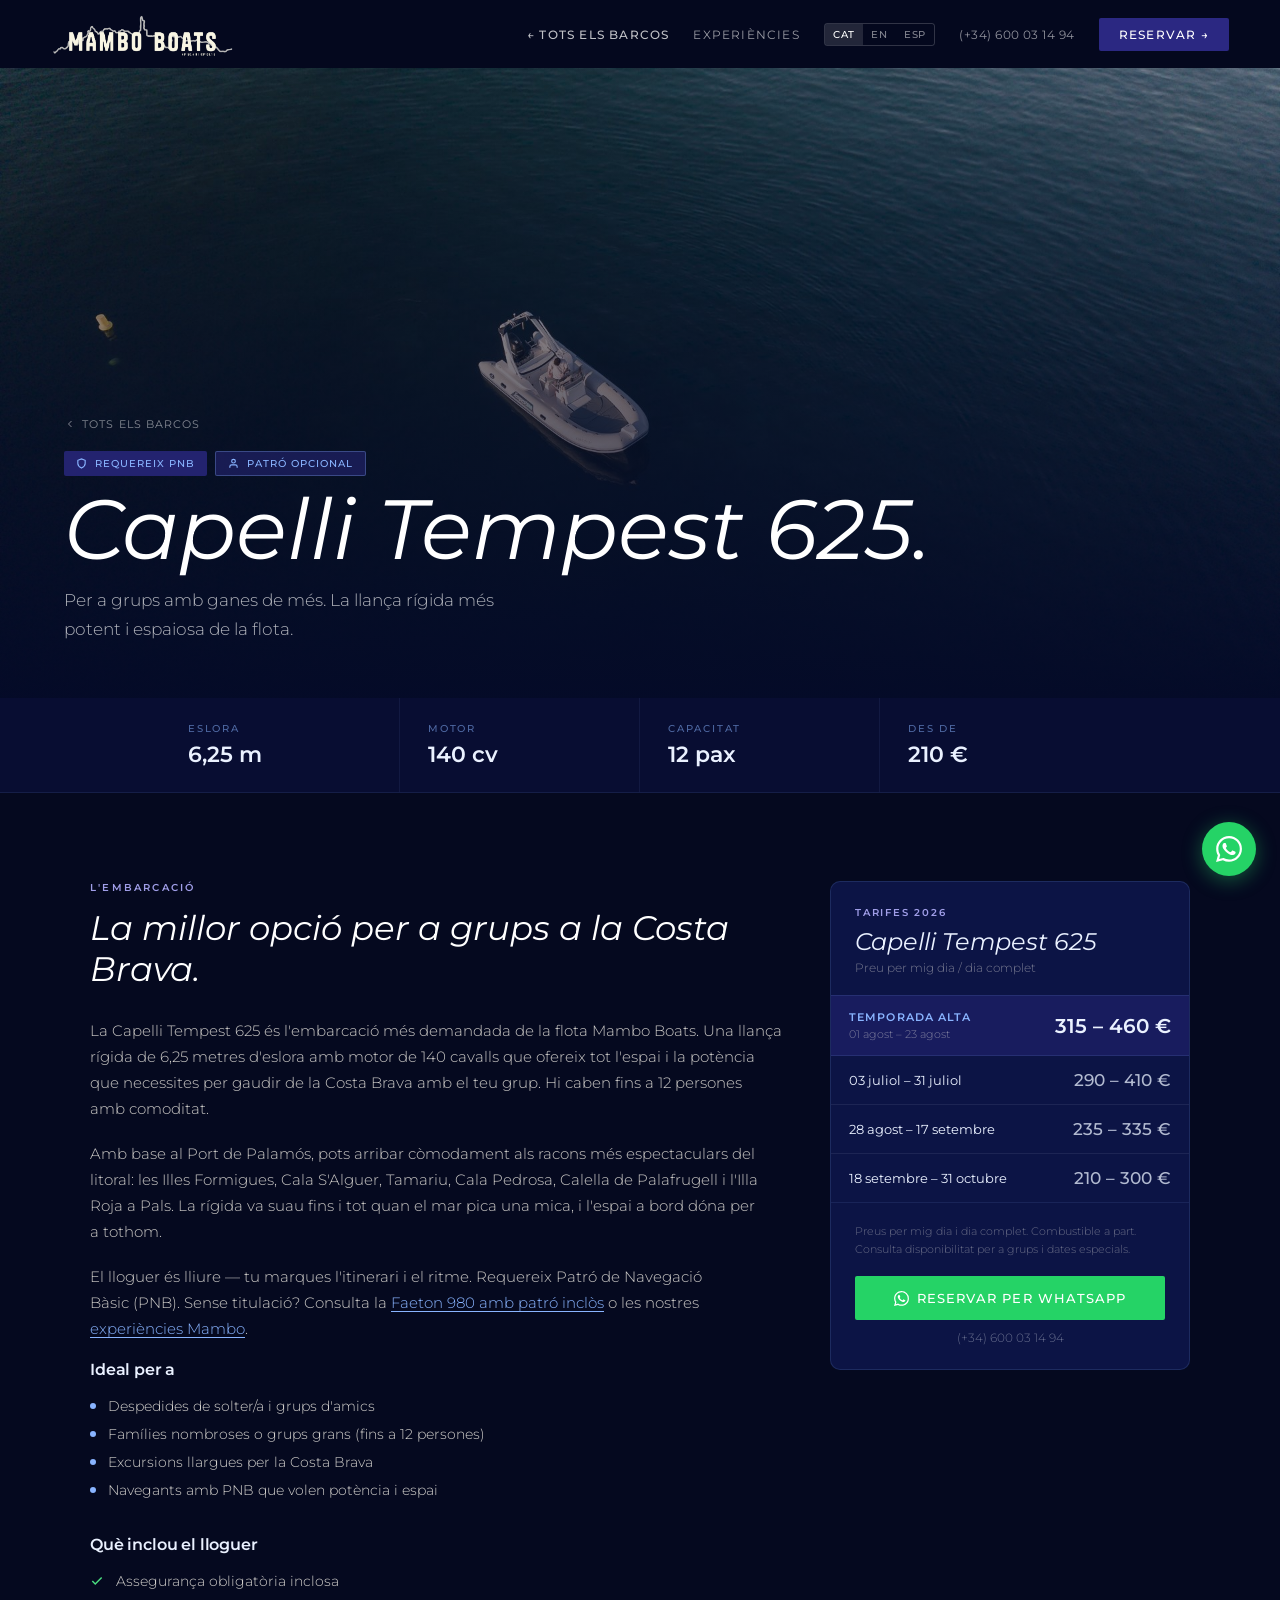
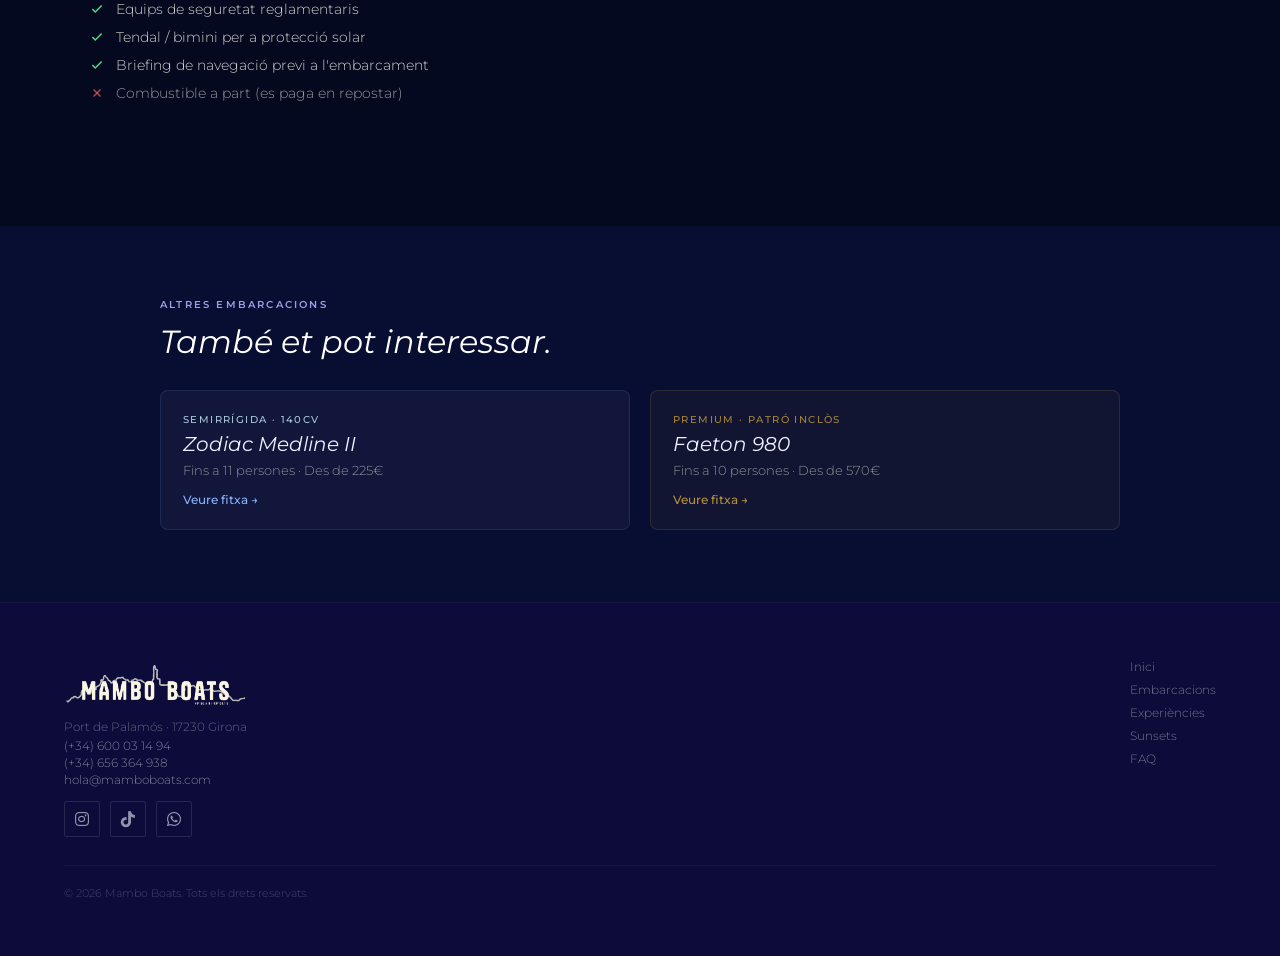
<file: capelli-tempest-625.html>
<!DOCTYPE html>
<html lang="ca">
<head>
<meta charset="UTF-8">
<!-- Google tag (gtag.js) -->
<script async src="https://www.googletagmanager.com/gtag/js?id=AW-774075966"></script>
<script>
  window.dataLayer = window.dataLayer || [];
  function gtag(){dataLayer.push(arguments);}
  gtag('js', new Date());
  gtag('config', 'AW-774075966');
</script>
<meta name="viewport" content="width=device-width, initial-scale=1.0">
<title>Alquiler Capelli Tempest 625 en Palamós | Mambo Boats — Costa Brava</title>
<meta name="description" content="Alquiler Capelli Tempest 625 en Palamós. Lancha rígida 6,25m, 140cv, hasta 12 personas. Requiere PNB. Desde 210€. Costa Brava 2026. Reserva por WhatsApp.">
<meta name="keywords" content="alquiler Capelli Tempest 625 Palamós, alquiler lancha rígida Costa Brava, alquiler barco 12 personas Palamós, charter lancha Palamós, alquiler barco PNB Costa Brava">
<link rel="canonical" href="https://mamboboats.com/barcos/capelli-tempest-625">
<link rel="icon" type="image/png" href="img/icon.png">
<link rel="apple-touch-icon" href="img/icon.png">
<meta name="theme-color" content="#05091F">
<meta name="robots" content="index, follow, max-image-preview:large, max-snippet:-1, max-video-preview:-1">
<!-- Geo -->
<meta name="geo.region" content="ES-GI">
<meta name="geo.placename" content="Palamós, Girona, Costa Brava">
<meta name="geo.position" content="41.8498;3.1288">
<meta name="ICBM" content="41.8498, 3.1288">
<!-- hreflang -->
<link rel="alternate" hreflang="es" href="https://mamboboats.com/barcos/capelli-tempest-625">
<link rel="alternate" hreflang="ca" href="https://mamboboats.com/barcos/capelli-tempest-625">
<link rel="alternate" hreflang="en" href="https://mamboboats.com/barcos/capelli-tempest-625">
<link rel="alternate" hreflang="x-default" href="https://mamboboats.com/barcos/capelli-tempest-625">
<!-- Open Graph -->
<meta property="og:type" content="product">
<meta property="og:url" content="https://mamboboats.com/barcos/capelli-tempest-625">
<meta property="og:site_name" content="Mambo Boats">
<meta property="og:title" content="Alquiler Capelli Tempest 625 en Palamós | Mambo Boats — Costa Brava">
<meta property="og:description" content="Lancha rígida 6,25m, 140cv, hasta 12 personas. Requiere PNB. Desde 210€. Port de Palamós, Costa Brava 2026.">
<meta property="og:image" content="https://mamboboats.com/uploads/DJI_20260522195041_0701_D_1-c77cda22.jpg">
<meta property="og:image:width" content="1200">
<meta property="og:image:height" content="630">
<meta property="og:image:alt" content="Capelli Tempest 625 — alquiler de lancha en Palamós, Costa Brava">
<meta property="og:locale" content="es_ES">
<meta property="og:locale:alternate" content="ca_ES">
<meta property="og:locale:alternate" content="en_GB">
<!-- Twitter Card -->
<meta name="twitter:card" content="summary_large_image">
<meta name="twitter:title" content="Alquiler Capelli Tempest 625 en Palamós | Mambo Boats">
<meta name="twitter:description" content="Lancha rígida 140cv, hasta 12 personas. Desde 210€. Costa Brava 2026. Reserva por WhatsApp.">
<meta name="twitter:image" content="https://mamboboats.com/uploads/DJI_20260522195041_0701_D_1-c77cda22.jpg">
<!-- Structured Data -->
<script type="application/ld+json">
{
  "@context": "https://schema.org",
  "@graph": [
    {
      "@type": "WebPage",
      "@id": "https://mamboboats.com/barcos/capelli-tempest-625#webpage",
      "url": "https://mamboboats.com/barcos/capelli-tempest-625",
      "name": "Alquiler Capelli Tempest 625 en Palamós | Mambo Boats",
      "description": "Alquiler de lancha rígida Capelli Tempest 625 en Palamós, Costa Brava. 6,25m, 140cv, hasta 12 personas. Desde 210€.",
      "inLanguage": "es",
      "breadcrumb": { "@id": "https://mamboboats.com/barcos/capelli-tempest-625#breadcrumb" }
    },
    {
      "@type": "BreadcrumbList",
      "@id": "https://mamboboats.com/barcos/capelli-tempest-625#breadcrumb",
      "itemListElement": [
        { "@type": "ListItem", "position": 1, "name": "Mambo Boats", "item": "https://mamboboats.com/" },
        { "@type": "ListItem", "position": 2, "name": "Barcos", "item": "https://mamboboats.com/#barcos" },
        { "@type": "ListItem", "position": 3, "name": "Capelli Tempest 625" }
      ]
    },
    {
      "@type": "Product",
      "@id": "https://mamboboats.com/barcos/capelli-tempest-625#product",
      "name": "Alquiler Capelli Tempest 625 — Palamós, Costa Brava",
      "description": "Alquiler de lancha rígida Capelli Tempest 625 en Palamós, Costa Brava. 6,25 metros, motor 140cv, hasta 12 personas. Requiere PNB.",
      "image": ["https://mamboboats.com/uploads/DJI_20260522195041_0701_D_1-c77cda22.jpg"],
      "brand": { "@type": "Brand", "name": "Capelli" },
      "model": "Tempest 625",
      "additionalProperty": [
        { "@type": "PropertyValue", "name": "Eslora", "value": "6,25 m" },
        { "@type": "PropertyValue", "name": "Motor", "value": "140 cv" },
        { "@type": "PropertyValue", "name": "Capacidad máxima", "value": "12 personas" },
        { "@type": "PropertyValue", "name": "Titulación requerida", "value": "PNB" },
        { "@type": "PropertyValue", "name": "Puerto base", "value": "Port de Palamós, Girona" }
      ],
      "offers": {
        "@type": "AggregateOffer",
        "priceCurrency": "EUR",
        "lowPrice": "210",
        "highPrice": "460",
        "availability": "https://schema.org/InStock",
        "seller": { "@id": "https://mamboboats.com/#business" }
      },
      "provider": { "@id": "https://mamboboats.com/#business" }
    }
  ]
}
</script>
<link rel="preconnect" href="https://fonts.googleapis.com">
<link rel="preconnect" href="https://fonts.gstatic.com" crossorigin>
<link href="https://fonts.googleapis.com/css2?family=Montserrat:wght@300;400;500;600;700&display=swap" rel="stylesheet">
<link href="https://cdnjs.cloudflare.com/ajax/libs/font-awesome/6.5.0/css/all.min.css" rel="stylesheet">
<style>
*,*::before,*::after{margin:0;padding:0;box-sizing:border-box}
html{scroll-behavior:smooth}
body{-webkit-font-smoothing:antialiased;overflow-x:hidden;background:#05091F;font-family:'Montserrat',system-ui,sans-serif;color:#EAF1FF}
a{text-decoration:none;color:inherit}
button{cursor:pointer;border:none;background:none;font-family:inherit}
::-webkit-scrollbar{width:3px}
::-webkit-scrollbar-thumb{background:#89B4FF}
@keyframes fadeUp{from{opacity:0;transform:translateY(20px)}to{opacity:1;transform:translateY(0)}}
@keyframes fadeIn{from{opacity:0}to{opacity:1}}

/* ── HEADER ── */
.bh{position:fixed;top:0;left:0;right:0;z-index:100;height:68px;display:flex;align-items:center;justify-content:space-between;padding:0 clamp(16px,4vw,52px);transition:background .35s,box-shadow .35s;background:rgba(5,9,31,.5);backdrop-filter:blur(20px);-webkit-backdrop-filter:blur(20px)}
.bh.scrolled{background:rgba(5,9,31,.97);box-shadow:0 1px 0 rgba(137,180,255,.08)}
.bh-brand{display:flex;align-items:center;gap:10px;flex-shrink:0}
.bh-logo{height:48px;width:auto;display:block}
.bh-brand-name{font-size:13px;font-weight:500;letter-spacing:.12em;text-transform:uppercase;color:rgba(234,241,255,.92);white-space:nowrap}
.bh-desktop{display:flex;align-items:center;gap:24px}
.bh-link{font-size:12px;font-weight:400;letter-spacing:.1em;text-transform:uppercase;color:rgba(255,255,255,.6);transition:color .2s}
.bh-link:hover,.bh-link-back:hover{color:#fff}
.bh-link-back{font-size:12px;font-weight:500;letter-spacing:.1em;text-transform:uppercase;color:rgba(255,255,255,.75);transition:color .2s}
.lang-switch{display:flex;border:1px solid rgba(255,255,255,.18);border-radius:3px;overflow:hidden}
.lang-btn{font-size:10px;font-weight:500;letter-spacing:.08em;padding:4px 8px;background:transparent;color:rgba(255,255,255,.5);transition:all .2s}
.lang-btn.active,.lang-btn:hover{background:rgba(255,255,255,.12);color:#fff}
.bh-phone{font-size:12px;font-weight:400;color:rgba(255,255,255,.55);letter-spacing:.04em;white-space:nowrap;transition:color .2s}
.bh-phone:hover{color:rgba(255,255,255,.9)}
.btn-bh-cta{font-size:12px;font-weight:500;letter-spacing:.1em;text-transform:uppercase;color:#fff;background:#2B2882;padding:9px 20px;border-radius:2px;transition:background .2s;white-space:nowrap}
.btn-bh-cta:hover{background:#1E1A6E}
.bh-hamburger{display:none;flex-direction:column;gap:5px;width:44px;height:44px;align-items:center;justify-content:center;padding:0}
.bh-hamburger span{display:block;height:1.5px;background:rgba(255,255,255,.85);border-radius:1px;transition:width .2s}
.bh-hamburger span:nth-child(1),.bh-hamburger span:nth-child(3){width:20px}
.bh-hamburger span:nth-child(2){width:14px}

/* ── MOBILE MENU ── */
.mob-menu{display:none;position:fixed;inset:0;z-index:200;background:#171780;flex-direction:column;align-items:center;justify-content:center;gap:20px;animation:fadeIn .22s ease}
.mob-menu.open{display:flex}
.mob-close{position:absolute;top:20px;right:20px;color:rgba(234,241,248,.55);font-size:22px;width:44px;height:44px;display:flex;align-items:center;justify-content:center;background:none;border:none;cursor:pointer}
.mob-close:hover{color:#EAF1F8}
.mob-lang{display:flex;border:1px solid rgba(234,241,248,.2);border-radius:3px;overflow:hidden;margin-bottom:8px}
.mob-lang-btn{font-size:11px;font-weight:500;letter-spacing:.1em;padding:8px 18px;background:transparent;color:rgba(255,255,255,.5);border:none;cursor:pointer;transition:all .2s}
.mob-lang-btn.active,.mob-lang-btn:hover{background:rgba(255,255,255,.12);color:#fff}
.mob-link{font-size:34px;font-weight:300;font-style:italic;color:#EAF1F8}
.mob-link:hover{opacity:.7}
.mob-cta{font-size:13px;font-weight:500;letter-spacing:.1em;text-transform:uppercase;color:#1A2255;background:#25D366;padding:13px 32px;border-radius:2px;margin-top:8px}
.mob-phone{font-size:14px;font-weight:300;color:rgba(234,241,248,.35)}

/* ── HERO ── */
.boat-hero{position:relative;height:70vh;min-height:460px;overflow:hidden;display:flex;align-items:flex-end;margin-top:68px}
.boat-hero-img{position:absolute;inset:0;width:100%;height:100%;object-fit:cover;object-position:47% 40%;display:block}
.boat-hero-overlay{position:absolute;inset:0;background:linear-gradient(to bottom,rgba(4,10,40,.1) 0%,rgba(4,10,40,.52) 45%,rgba(4,10,40,.97) 100%)}
.boat-hero-content{position:relative;z-index:2;width:100%;padding:0 clamp(20px,5vw,80px) clamp(40px,6vh,64px)}
.back-link{display:inline-flex;align-items:center;gap:6px;font-size:11px;font-weight:400;letter-spacing:.1em;text-transform:uppercase;color:rgba(255,255,255,.5);margin-bottom:20px;transition:color .2s;animation:fadeUp .6s .1s both}
.back-link:hover{color:rgba(255,255,255,.85)}
.hero-badges{display:flex;flex-wrap:wrap;gap:8px;margin-bottom:14px;animation:fadeUp .7s .2s both}
.hero-badge{display:inline-flex;align-items:center;gap:8px;background:rgba(43,40,130,.8);backdrop-filter:blur(6px);padding:5px 12px;border-radius:2px;font-size:10px;font-weight:500;letter-spacing:.1em;text-transform:uppercase;color:#89B4FF}
.hero-badge-outline{display:inline-flex;align-items:center;gap:8px;background:rgba(43,40,130,.5);backdrop-filter:blur(6px);border:1px solid rgba(137,180,255,.3);padding:5px 12px;border-radius:2px;font-size:10px;font-weight:500;letter-spacing:.1em;text-transform:uppercase;color:#89B4FF}
.boat-h1{font-size:clamp(42px,7vw,84px);font-weight:400;font-style:italic;color:#fff;line-height:.95;margin-bottom:16px;animation:fadeUp .8s .3s both}
.boat-hero-sub{font-size:clamp(14px,1.5vw,17px);font-weight:300;color:rgba(255,255,255,.68);max-width:480px;line-height:1.7;animation:fadeUp .8s .45s both;text-wrap:pretty}

/* ── SPECS STRIP ── */
.specs-strip{background:#080D32;border-bottom:1px solid rgba(137,180,255,.1)}
.specs-inner{display:grid;grid-template-columns:repeat(4,1fr);max-width:960px;margin:0 auto}
.spec-box{padding:24px 28px;border-right:1px solid rgba(137,180,255,.08)}
.spec-box:last-child{border-right:none}
.spec-label{font-size:10px;font-weight:500;letter-spacing:.18em;text-transform:uppercase;color:rgba(137,180,255,.55);margin-bottom:6px}
.spec-value{font-size:22px;font-weight:600;color:#EAF1FF}

/* ── MAIN CONTENT ── */
.boat-section{padding:clamp(56px,7vw,88px) clamp(20px,5vw,80px);background:#05091F}
.boat-main-grid{display:grid;grid-template-columns:1fr 360px;gap:48px;align-items:start;max-width:1100px;margin:0 auto}
.content-label{font-size:10px;font-weight:600;letter-spacing:.22em;text-transform:uppercase;color:#A09EE8;margin-bottom:14px}
.content-h2{font-size:clamp(22px,3vw,34px);font-weight:400;font-style:italic;color:#fff;line-height:1.2;margin-bottom:28px}
.content-p{font-size:15px;font-weight:300;color:rgba(248,244,236,.82);line-height:1.75;margin-bottom:18px;text-wrap:pretty}
.content-p a{color:#89B4FF;text-decoration:underline;text-underline-offset:3px}
.content-h3{font-size:16px;font-weight:600;color:#EAF1FF;margin-bottom:18px;letter-spacing:-.01em}
.bullet-list{display:flex;flex-direction:column;gap:10px;margin-bottom:36px}
.bullet-item{display:flex;align-items:center;gap:12px}
.bullet-dot{width:6px;height:6px;border-radius:50%;background:#89B4FF;flex-shrink:0}
.bullet-text,.check-text{font-size:14px;font-weight:300;color:rgba(248,244,236,.85)}
.check-text-no{font-size:14px;font-weight:300;color:rgba(248,244,236,.6)}
.check-list{display:flex;flex-direction:column;gap:10px;margin-bottom:36px}
.check-item{display:flex;align-items:center;gap:12px}

/* ── PRICING CARD ── */
.pricing-card{position:sticky;top:84px}
.pricing-box{background:#0C1445;border:1px solid rgba(137,180,255,.14);border-radius:10px;overflow:hidden}
.pricing-header{padding:24px 24px 0}
.pricing-label{font-size:10px;font-weight:600;letter-spacing:.18em;text-transform:uppercase;color:#A09EE8;margin-bottom:8px}
.pricing-h3{font-size:24px;font-weight:400;font-style:italic;color:#EAF1FF;margin-bottom:4px}
.pricing-sub{font-size:12px;font-weight:300;color:rgba(248,244,236,.45);margin-bottom:20px}
.pricing-high{background:rgba(43,40,130,.4);border-top:1px solid rgba(137,180,255,.12);border-bottom:1px solid rgba(137,180,255,.12)}
.tariff-row{display:flex;align-items:center;justify-content:space-between;padding:14px 18px;border-bottom:1px solid rgba(220,240,255,.08)}
.tariff-row:last-child{border-bottom:none}
.tariff-season{font-size:11px;font-weight:600;letter-spacing:.1em;text-transform:uppercase;color:#89B4FF;margin-bottom:3px}
.tariff-dates{font-size:11px;font-weight:300;color:rgba(248,244,236,.45)}
.tariff-price-big{font-size:20px;font-weight:600;color:#EAF1FF;white-space:nowrap}
.tariff-date-text{font-size:13px;font-weight:400;color:#EAF1FF}
.tariff-price-sm{font-size:17px;font-weight:500;color:rgba(234,241,255,.75);white-space:nowrap}
.pricing-footer{padding:20px 24px 24px;border-top:1px solid rgba(137,180,255,.1)}
.pricing-note{font-size:11px;font-weight:300;color:rgba(248,244,236,.38);line-height:1.6;margin-bottom:18px;text-wrap:pretty}
.btn-wa-pricing{display:flex;align-items:center;justify-content:center;gap:8px;font-size:13px;font-weight:500;letter-spacing:.08em;text-transform:uppercase;color:#fff;background:#25D366;padding:14px 20px;border-radius:2px;margin-bottom:10px;transition:background .2s}
.btn-wa-pricing:hover{background:#1DB954}
.pricing-phone{display:flex;align-items:center;justify-content:center;gap:6px;font-size:12px;font-weight:300;color:rgba(234,241,248,.4);transition:color .2s}
.pricing-phone:hover{color:rgba(234,241,248,.85)}

/* ── OTHER BOATS ── */
.other-section{padding:clamp(48px,6vw,72px) clamp(20px,5vw,80px);background:#080D32}
.other-inner{max-width:960px;margin:0 auto}
.other-label{font-size:10px;font-weight:600;letter-spacing:.22em;text-transform:uppercase;color:#A09EE8;margin-bottom:12px}
.other-h2{font-size:clamp(22px,3vw,32px);font-weight:400;font-style:italic;color:#fff;line-height:1.2;margin-bottom:28px}
.other-grid{display:grid;grid-template-columns:1fr 1fr;gap:20px}
.other-card{background:rgba(255,255,255,.04);border:1px solid rgba(137,180,255,.12);border-radius:8px;padding:22px;display:flex;flex-direction:column;gap:6px;transition:border-color .2s}
.other-card:hover{border-color:rgba(137,180,255,.35)}
.other-card-gold{background:rgba(212,167,60,.05);border:1px solid rgba(212,167,60,.15);border-radius:8px;padding:22px;display:flex;flex-direction:column;gap:6px;transition:border-color .2s}
.other-card-gold:hover{border-color:rgba(212,167,60,.4)}
.other-type{font-size:10px;font-weight:500;letter-spacing:.14em;text-transform:uppercase;color:#A8C8DC}
.other-type-gold{font-size:10px;font-weight:500;letter-spacing:.14em;text-transform:uppercase;color:rgba(212,167,60,.75)}
.other-name{font-size:20px;font-weight:400;font-style:italic;color:#EAF1FF}
.other-info{font-size:13px;font-weight:300;color:rgba(248,244,236,.55)}
.other-cta{font-size:12px;font-weight:500;color:#89B4FF;margin-top:8px}
.other-cta-gold{font-size:12px;font-weight:500;color:rgba(212,167,60,.85);margin-top:8px}

/* ── FOOTER ── */
.boat-footer{background:#0D0B3A;padding:clamp(36px,5vw,56px) clamp(20px,5vw,80px);border-top:1px solid rgba(137,180,255,.06)}
.footer-top{display:flex;flex-wrap:wrap;gap:32px;align-items:flex-start;justify-content:space-between;margin-bottom:28px}
.footer-logo{height:48px;width:auto;display:block;margin-bottom:12px}
.footer-address{font-size:12px;font-weight:300;color:rgba(234,241,248,.38);margin-bottom:4px}
.footer-contact{font-size:12px;font-weight:300;color:rgba(234,241,248,.5);display:block;margin-top:2px;transition:color .2s}
.footer-contact:hover{color:rgba(234,241,248,.85)}
.footer-socials{display:flex;gap:10px;margin-top:14px}
.footer-social-btn{width:36px;height:36px;border:1px solid rgba(234,241,248,.12);border-radius:2px;display:flex;align-items:center;justify-content:center;font-size:16px;color:rgba(234,241,248,.6);transition:border-color .2s,background .2s}
.footer-social-btn:hover{border-color:rgba(234,241,248,.4);background:rgba(234,241,248,.06)}
.footer-links{display:flex;flex-direction:column;gap:8px}
.footer-link{font-size:12px;font-weight:300;color:rgba(234,241,248,.45);transition:color .2s}
.footer-link:hover{color:rgba(234,241,248,.85)}
.footer-bottom{border-top:1px solid rgba(137,180,255,.06);padding-top:20px;font-size:11px;font-weight:300;color:rgba(234,241,248,.25)}

/* ── WHATSAPP FLOAT ── */
.wa-float{position:fixed;bottom:24px;right:24px;z-index:90;width:54px;height:54px;background:#25D366;border-radius:50%;display:flex;align-items:center;justify-content:center;box-shadow:0 4px 20px rgba(37,211,102,.4);transition:transform .2s}
.wa-float:hover{transform:translateY(-2px)}

/* ── RESPONSIVE ── */
@media(max-width:1024px){
  .boat-main-grid{grid-template-columns:1fr}
  .pricing-card{position:static}
}
@media(max-width:768px){
  .bh-desktop{display:none}
  .bh-hamburger{display:flex}
}
@media(max-width:600px){
  .specs-inner{grid-template-columns:1fr 1fr}
  .other-grid{grid-template-columns:1fr}
  .spec-box{padding:16px 18px}
}
</style>
</head>
<body>

<!-- ── HEADER ── -->
<header class="bh" id="boatHeader">
  <a href="index.html" class="bh-brand">
    <img class="bh-logo" src="img/logo_mambo_trans.png" alt="Mambo Boats">
  </a>
  <nav class="bh-desktop">
    <a class="bh-link-back" href="index.html#barcos"
      data-es="← Todos los barcos" data-en="← All boats" data-ca="← Tots els barcos">← Tots els barcos</a>
    <a class="bh-link" href="index.html#experiencias"
      data-es="Experiencias" data-en="Experiences" data-ca="Experiències">Experiències</a>
    <div class="lang-switch">
      <button onclick="setLang('ca')" class="lang-btn" data-lang-btn="ca">CAT</button>
      <button onclick="setLang('en')" class="lang-btn" data-lang-btn="en">EN</button>
      <button onclick="setLang('es')" class="lang-btn" data-lang-btn="es">ESP</button>
    </div>
    <a href="tel:+34600031494" class="bh-phone">(+34) 600 03 14 94</a>
    <a href="https://wa.me/34600031494?text=Hola%2C+vull+informaci%C3%B3+sobre+la+Capelli+Tempest+625." class="btn-bh-cta" target="_blank"
      data-es="Reservar →" data-en="Book now →" data-ca="Reservar →">Reservar →</a>
  </nav>
  <button class="bh-hamburger" onclick="toggleMobMenu()" aria-label="Menú">
    <span></span><span></span><span></span>
  </button>
</header>

<!-- ── MOBILE MENU ── -->
<div class="mob-menu" id="mobMenu">
  <button class="mob-close" onclick="toggleMobMenu()">✕</button>
  <div class="mob-lang">
    <button onclick="setLang('ca')" class="mob-lang-btn" data-lang-btn="ca">CAT</button>
    <button onclick="setLang('en')" class="mob-lang-btn" data-lang-btn="en">EN</button>
    <button onclick="setLang('es')" class="mob-lang-btn" data-lang-btn="es">ESP</button>
  </div>
  <a href="index.html#barcos" class="mob-link" onclick="toggleMobMenu()"
    data-es="← Todos los barcos" data-en="← All boats" data-ca="← Tots els barcos">← Tots els barcos</a>
  <a href="index.html#experiencias" class="mob-link" onclick="toggleMobMenu()"
    data-es="Experiencias" data-en="Experiences" data-ca="Experiències">Experiències</a>
  <a href="https://wa.me/34600031494?text=Hola%2C+vull+informaci%C3%B3+sobre+la+Capelli+Tempest+625." class="mob-cta" target="_blank"
    data-es="Reservar por WhatsApp" data-en="Book via WhatsApp" data-ca="Reservar per WhatsApp">Reservar per WhatsApp</a>
  <a href="tel:+34600031494" class="mob-phone">(+34) 600 03 14 94</a>
</div>

<!-- ── HERO ── -->
<section class="boat-hero">
  <img class="boat-hero-img" src="uploads/DJI_20260522195041_0701_D_1-c77cda22.jpg"
    alt="Capelli Tempest 625 — Alquiler barco Palamós Costa Brava" fetchpriority="high">
  <div class="boat-hero-overlay"></div>
  <div class="boat-hero-content">
    <a href="index.html#barcos" class="back-link">
      <svg width="12" height="12" viewBox="0 0 24 24" fill="none" stroke="currentColor" stroke-width="2"><polyline points="15 18 9 12 15 6"></polyline></svg>
      <span data-es="Todos los barcos" data-en="All boats" data-ca="Tots els barcos">Tots els barcos</span>
    </a>
    <div class="hero-badges">
      <div class="hero-badge">
        <svg width="11" height="11" viewBox="0 0 24 24" fill="none" stroke="currentColor" stroke-width="2.5"><path d="M12 22s8-4 8-10V5l-8-3-8 3v7c0 6 8 10 8 10z"></path></svg>
        <span data-es="Requiere PNB" data-en="PNB required" data-ca="Requereix PNB">Requereix PNB</span>
      </div>
      <div class="hero-badge-outline">
        <svg width="11" height="11" viewBox="0 0 24 24" fill="none" stroke="currentColor" stroke-width="2.5"><path d="M20 21v-2a4 4 0 00-4-4H8a4 4 0 00-4 4v2"></path><circle cx="12" cy="7" r="4"></circle></svg>
        <span data-es="Patrón opcional" data-en="Skipper optional" data-ca="Patró opcional">Patró opcional</span>
      </div>
    </div>
    <h1 class="boat-h1">Capelli Tempest 625.</h1>
    <p class="boat-hero-sub"
      data-es="Para grupos con ganas de más. La lancha rígida más potente y espaciosa de la flota."
      data-en="For groups who want more. The most powerful and spacious rigid motorboat in the fleet."
      data-ca="Per a grups amb ganes de més. La llança rígida més potent i espaiosa de la flota.">Per a grups amb ganes de més. La llança rígida més potent i espaiosa de la flota.</p>
  </div>
</section>

<!-- ── SPECS STRIP ── -->
<div class="specs-strip">
  <div class="specs-inner">
    <div class="spec-box">
      <p class="spec-label" data-es="Eslora" data-en="Length" data-ca="Eslora">Eslora</p>
      <p class="spec-value">6,25 m</p>
    </div>
    <div class="spec-box">
      <p class="spec-label" data-es="Motor" data-en="Engine" data-ca="Motor">Motor</p>
      <p class="spec-value">140 cv</p>
    </div>
    <div class="spec-box">
      <p class="spec-label" data-es="Capacidad" data-en="Capacity" data-ca="Capacitat">Capacitat</p>
      <p class="spec-value">12 pax</p>
    </div>
    <div class="spec-box">
      <p class="spec-label" data-es="Desde" data-en="From" data-ca="Des de">Des de</p>
      <p class="spec-value">210 €</p>
    </div>
  </div>
</div>

<!-- ── MAIN CONTENT ── -->
<section class="boat-section">
  <div class="boat-main-grid">

    <!-- LEFT: Description -->
    <div>
      <p class="content-label"
        data-es="El barco" data-en="The boat" data-ca="L'embarcació">L'embarcació</p>
      <h2 class="content-h2"
        data-es="La mejor opción para grupos en la Costa Brava."
        data-en="The best option for groups on the Costa Brava."
        data-ca="La millor opció per a grups a la Costa Brava.">La millor opció per a grups a la Costa Brava.</h2>

      <p class="content-p"
        data-es="La Capelli Tempest 625 es la embarcación más demandada de la flota Mambo Boats. Una lancha rígida de 6,25 metros de eslora con motor de 140 caballos que ofrece todo el espacio y la potencia que necesitas para disfrutar de la Costa Brava con tu grupo. Caben hasta 12 personas con comodidad."
        data-en="The Capelli Tempest 625 is the most popular vessel in the Mambo Boats fleet. A rigid 6.25-metre motorboat with a 140-horsepower engine offering all the space and power you need to enjoy the Costa Brava with your group. Up to 12 people fit comfortably."
        data-ca="La Capelli Tempest 625 és l'embarcació més demandada de la flota Mambo Boats. Una llança rígida de 6,25 metres d'eslora amb motor de 140 cavalls que ofereix tot l'espai i la potència que necessites per gaudir de la Costa Brava amb el teu grup. Hi caben fins a 12 persones amb comoditat.">La Capelli Tempest 625 és l'embarcació més demandada de la flota Mambo Boats. Una llança rígida de 6,25 metres d'eslora amb motor de 140 cavalls que ofereix tot l'espai i la potència que necessites per gaudir de la Costa Brava amb el teu grup. Hi caben fins a 12 persones amb comoditat.</p>

      <p class="content-p"
        data-es="Con base en el Port de Palamós, puedes llegar cómodamente a los rincones más espectaculares del litoral: las Illes Formigues, Cala S'Alguer, Tamariu, Cala Pedrosa, Calella de Palafrugell e Illa Roja en Pals. La rígida va suave incluso cuando el mar pica un poco, y el espacio a bordo da para todos."
        data-en="Based at the Port of Palamós, you can easily reach the most spectacular spots on the coast: Illes Formigues, Cala S'Alguer, Tamariu, Cala Pedrosa, Calella de Palafrugell and Illa Roja in Pals. She handles smoothly even in slight chop, and there's room for everyone on deck."
        data-ca="Amb base al Port de Palamós, pots arribar còmodament als racons més espectaculars del litoral: les Illes Formigues, Cala S'Alguer, Tamariu, Cala Pedrosa, Calella de Palafrugell i l'Illa Roja a Pals. La rígida va suau fins i tot quan el mar pica una mica, i l'espai a bord dóna per a tothom.">Amb base al Port de Palamós, pots arribar còmodament als racons més espectaculars del litoral: les Illes Formigues, Cala S'Alguer, Tamariu, Cala Pedrosa, Calella de Palafrugell i l'Illa Roja a Pals. La rígida va suau fins i tot quan el mar pica una mica, i l'espai a bord dóna per a tothom.</p>

      <!-- Paragraph with links — show/hide per lang -->
      <p class="content-p" data-lang="ca">El lloguer és lliure — tu marques l'itinerari i el ritme. Requereix Patró de Navegació Bàsic (PNB). Sense titulació? Consulta la <a href="faeton-980.html">Faeton 980 amb patró inclòs</a> o les nostres <a href="index.html#experiencias">experiències Mambo</a>.</p>
      <p class="content-p" data-lang="es" hidden>El alquiler es libre — tú marcas el itinerario y el ritmo. Requiere Patrón de Navegación Básico (PNB). ¿Sin titulación? Consulta la <a href="faeton-980.html">Faeton 980 con patrón incluido</a> o nuestras <a href="index.html#experiencias">experiencias Mambo</a>.</p>
      <p class="content-p" data-lang="en" hidden>The rental is completely free — you set the itinerary and pace. A Basic Navigation Skipper certificate (PNB) is required. No licence? Check out the <a href="faeton-980.html">Faeton 980 with skipper included</a> or our <a href="index.html#experiencias">Mambo experiences</a>.</p>

      <h3 class="content-h3" data-es="Ideal para" data-en="Ideal for" data-ca="Ideal per a">Ideal per a</h3>
      <ul class="bullet-list" style="list-style:none">
        <li class="bullet-item">
          <span class="bullet-dot"></span>
          <span class="bullet-text"
            data-es="Despedidas de soltero/a y grupos de amigos"
            data-en="Stag/hen dos and groups of friends"
            data-ca="Despedides de solter/a i grups d'amics">Despedides de solter/a i grups d'amics</span>
        </li>
        <li class="bullet-item">
          <span class="bullet-dot"></span>
          <span class="bullet-text"
            data-es="Familias numerosas o grupos grandes (hasta 12 personas)"
            data-en="Large families or big groups (up to 12 people)"
            data-ca="Famílies nombroses o grups grans (fins a 12 persones)">Famílies nombroses o grups grans (fins a 12 persones)</span>
        </li>
        <li class="bullet-item">
          <span class="bullet-dot"></span>
          <span class="bullet-text"
            data-es="Excursiones largas por la Costa Brava"
            data-en="Long day trips along the Costa Brava"
            data-ca="Excursions llargues per la Costa Brava">Excursions llargues per la Costa Brava</span>
        </li>
        <li class="bullet-item">
          <span class="bullet-dot"></span>
          <span class="bullet-text"
            data-es="Navegantes con PNB que quieren potencia y espacio"
            data-en="Sailors with PNB who want power and space"
            data-ca="Navegants amb PNB que volen potència i espai">Navegants amb PNB que volen potència i espai</span>
        </li>
      </ul>

      <h3 class="content-h3" data-es="Qué incluye el alquiler" data-en="What's included" data-ca="Què inclou el lloguer">Què inclou el lloguer</h3>
      <ul class="check-list" style="list-style:none">
        <li class="check-item">
          <svg width="14" height="14" viewBox="0 0 24 24" fill="none" stroke="#4ADE80" stroke-width="2.5" flex-shrink="0"><polyline points="20 6 9 17 4 12"></polyline></svg>
          <span class="check-text"
            data-es="Seguro obligatorio incluido"
            data-en="Mandatory insurance included"
            data-ca="Assegurança obligatòria inclosa">Assegurança obligatòria inclosa</span>
        </li>
        <li class="check-item">
          <svg width="14" height="14" viewBox="0 0 24 24" fill="none" stroke="#4ADE80" stroke-width="2.5"><polyline points="20 6 9 17 4 12"></polyline></svg>
          <span class="check-text"
            data-es="Equipos de seguridad reglamentarios"
            data-en="Regulation safety equipment"
            data-ca="Equips de seguretat reglamentaris">Equips de seguretat reglamentaris</span>
        </li>
        <li class="check-item">
          <svg width="14" height="14" viewBox="0 0 24 24" fill="none" stroke="#4ADE80" stroke-width="2.5"><polyline points="20 6 9 17 4 12"></polyline></svg>
          <span class="check-text"
            data-es="Toldo / bimini para protección solar"
            data-en="Canopy / bimini for sun protection"
            data-ca="Tendal / bimini per a protecció solar">Tendal / bimini per a protecció solar</span>
        </li>
        <li class="check-item">
          <svg width="14" height="14" viewBox="0 0 24 24" fill="none" stroke="#4ADE80" stroke-width="2.5"><polyline points="20 6 9 17 4 12"></polyline></svg>
          <span class="check-text"
            data-es="Briefing de navegación previo al embarque"
            data-en="Navigation briefing before boarding"
            data-ca="Briefing de navegació previ a l'embarcament">Briefing de navegació previ a l'embarcament</span>
        </li>
        <li class="check-item">
          <svg width="14" height="14" viewBox="0 0 24 24" fill="none" stroke="rgba(248,100,100,.7)" stroke-width="2.5"><line x1="18" y1="6" x2="6" y2="18"></line><line x1="6" y1="6" x2="18" y2="18"></line></svg>
          <span class="check-text-no"
            data-es="Combustible aparte (se paga al repostar)"
            data-en="Fuel not included (paid at the pump)"
            data-ca="Combustible a part (es paga en repostar)">Combustible a part (es paga en repostar)</span>
        </li>
      </ul>
    </div>

    <!-- RIGHT: Pricing -->
    <div class="pricing-card">
      <div class="pricing-box">
        <div class="pricing-header">
          <p class="pricing-label" data-es="Tarifas 2026" data-en="Rates 2026" data-ca="Tarifes 2026">Tarifes 2026</p>
          <h3 class="pricing-h3">Capelli Tempest 625</h3>
          <p class="pricing-sub"
            data-es="Precio por medio día / día completo"
            data-en="Half-day and full-day rates"
            data-ca="Preu per mig dia / dia complet">Preu per mig dia / dia complet</p>
        </div>
        <div class="pricing-high">
          <div class="tariff-row">
            <div>
              <p class="tariff-season" data-es="Temporada alta" data-en="High season" data-ca="Temporada alta">Temporada alta</p>
              <p class="tariff-dates" data-es="01 agosto – 23 agosto" data-en="1 August – 23 August" data-ca="01 agost – 23 agost">01 agost – 23 agost</p>
            </div>
            <p class="tariff-price-big">315 – 460 €</p>
          </div>
        </div>
        <div class="tariff-row">
          <p class="tariff-date-text" data-es="03 julio – 31 julio" data-en="3 July – 31 July" data-ca="03 juliol – 31 juliol">03 juliol – 31 juliol</p>
          <p class="tariff-price-sm">290 – 410 €</p>
        </div>
        <div class="tariff-row">
          <p class="tariff-date-text" data-es="28 agosto – 17 septiembre" data-en="28 Aug – 17 Sep" data-ca="28 agost – 17 setembre">28 agost – 17 setembre</p>
          <p class="tariff-price-sm">235 – 335 €</p>
        </div>
        <div class="tariff-row" style="border-bottom:none">
          <p class="tariff-date-text" data-es="18 septiembre – 31 octubre" data-en="18 Sep – 31 Oct" data-ca="18 setembre – 31 octubre">18 setembre – 31 octubre</p>
          <p class="tariff-price-sm">210 – 300 €</p>
        </div>
        <div class="pricing-footer">
          <p class="pricing-note"
            data-es="Precios para medio día y día completo. Combustible aparte. Consulta disponibilidad para grupos y fechas especiales."
            data-en="Half-day and full-day rates. Fuel not included. Ask about availability for groups and special dates."
            data-ca="Preus per mig dia i dia complet. Combustible a part. Consulta disponibilitat per a grups i dates especials.">Preus per mig dia i dia complet. Combustible a part. Consulta disponibilitat per a grups i dates especials.</p>
          <a href="https://wa.me/34600031494?text=Hola%2C+vull+reservar+la+Capelli+Tempest+625+a+Palam%C3%B3s." class="btn-wa-pricing" target="_blank">
            <svg width="15" height="15" viewBox="0 0 24 24" fill="currentColor"><path d="M17.472 14.382c-.297-.149-1.758-.867-2.03-.967-.273-.099-.471-.148-.67.15-.197.297-.767.966-.94 1.164-.173.199-.347.223-.644.075-.297-.15-1.255-.463-2.39-1.475-.883-.788-1.48-1.761-1.653-2.059-.173-.297-.018-.458.13-.606.134-.133.298-.347.446-.52.149-.174.198-.298.298-.497.099-.198.05-.371-.025-.52-.075-.149-.669-1.612-.916-2.207-.242-.579-.487-.5-.669-.51-.173-.008-.371-.01-.57-.01-.198 0-.52.074-.792.372-.272.297-1.04 1.016-1.04 2.479 0 1.462 1.065 2.875 1.213 3.074.149.198 2.096 3.2 5.077 4.487.709.306 1.262.489 1.694.625.712.227 1.36.195 1.871.118.571-.085 1.758-.719 2.006-1.413.248-.694.248-1.289.173-1.413-.074-.124-.272-.198-.57-.347m-5.421 7.403h-.004a9.87 9.87 0 01-5.031-1.378l-.361-.214-3.741.982.998-3.648-.235-.374a9.86 9.86 0 01-1.51-5.26c.001-5.45 4.436-9.884 9.888-9.884 2.64 0 5.122 1.03 6.988 2.898a9.825 9.825 0 012.893 6.994c-.003 5.45-4.437 9.884-9.885 9.884m8.413-18.297A11.815 11.815 0 0012.05 0C5.495 0 .16 5.335.157 11.892c0 2.096.547 4.142 1.588 5.945L.057 24l6.305-1.654a11.882 11.882 0 005.683 1.448h.005c6.554 0 11.89-5.335 11.893-11.893a11.821 11.821 0 00-3.48-8.413Z"/></svg>
            <span data-es="Reservar por WhatsApp" data-en="Book via WhatsApp" data-ca="Reservar per WhatsApp">Reservar per WhatsApp</span>
          </a>
          <a href="tel:+34600031494" class="pricing-phone">(+34) 600 03 14 94</a>
        </div>
      </div>
    </div>

  </div>
</section>

<!-- ── OTHER BOATS ── -->
<section class="other-section">
  <div class="other-inner">
    <p class="other-label" data-es="Otros barcos" data-en="Other boats" data-ca="Altres embarcacions">Altres embarcacions</p>
    <h2 class="other-h2"
      data-es="También puede interesarte."
      data-en="You might also like."
      data-ca="També et pot interessar.">També et pot interessar.</h2>
    <div class="other-grid">
      <a href="zodiac-medline-ii.html" class="other-card">
        <p class="other-type" data-es="Semirrígida · 140cv" data-en="RIB · 140hp" data-ca="Semirrígida · 140cv">Semirrígida · 140cv</p>
        <p class="other-name">Zodiac Medline II</p>
        <p class="other-info" data-es="Hasta 11 personas · Desde 225€" data-en="Up to 11 people · From €225" data-ca="Fins a 11 persones · Des de 225€">Fins a 11 persones · Des de 225€</p>
        <p class="other-cta" data-es="Ver ficha →" data-en="View details →" data-ca="Veure fitxa →">Veure fitxa →</p>
      </a>
      <a href="faeton-980.html" class="other-card-gold">
        <p class="other-type-gold" data-es="Premium · Patrón incluido" data-en="Premium · Skipper included" data-ca="Premium · Patró inclòs">Premium · Patró inclòs</p>
        <p class="other-name">Faeton 980</p>
        <p class="other-info" data-es="Hasta 10 personas · Desde 570€" data-en="Up to 10 people · From €570" data-ca="Fins a 10 persones · Des de 570€">Fins a 10 persones · Des de 570€</p>
        <p class="other-cta-gold" data-es="Ver ficha →" data-en="View details →" data-ca="Veure fitxa →">Veure fitxa →</p>
      </a>
    </div>
  </div>
</section>

<!-- ── FOOTER ── -->
<footer class="boat-footer">
  <div class="footer-top">
    <div>
      <img class="footer-logo" src="img/logo_mambo_trans.png" alt="Mambo Boats">
      <p class="footer-address">Port de Palamós · 17230 Girona</p>
      <a href="tel:+34600031494" class="footer-contact">(+34) 600 03 14 94</a>
      <a href="tel:+34656364938" class="footer-contact">(+34) 656 364 938</a>
      <a href="mailto:hola@mamboboats.com" class="footer-contact">hola@mamboboats.com</a>
      <div class="footer-socials">
        <a href="https://www.instagram.com/mamboboats/" target="_blank" class="footer-social-btn" aria-label="Instagram"><i class="fab fa-instagram"></i></a>
        <a href="https://www.tiktok.com/@mamboboats" target="_blank" class="footer-social-btn" aria-label="TikTok"><i class="fab fa-tiktok"></i></a>
        <a href="https://wa.me/34600031494" target="_blank" class="footer-social-btn" aria-label="WhatsApp"><i class="fab fa-whatsapp"></i></a>
      </div>
    </div>
    <div class="footer-links">
      <a href="index.html" class="footer-link" data-es="Inicio" data-en="Home" data-ca="Inici">Inici</a>
      <a href="index.html#barcos" class="footer-link" data-es="Barcos" data-en="Boats" data-ca="Embarcacions">Embarcacions</a>
      <a href="index.html#experiencias" class="footer-link" data-es="Experiencias" data-en="Experiences" data-ca="Experiències">Experiències</a>
      <a href="index.html#sunsets" class="footer-link">Sunsets</a>
      <a href="index.html#faq" class="footer-link">FAQ</a>
    </div>
  </div>
  <div class="footer-bottom">
    <p data-es="© 2026 Mambo Boats. Todos los derechos reservados."
      data-en="© 2026 Mambo Boats. All rights reserved."
      data-ca="© 2026 Mambo Boats. Tots els drets reservats.">© 2026 Mambo Boats. Tots els drets reservats.</p>
  </div>
</footer>

<!-- ── WHATSAPP FLOAT ── -->
<a href="https://wa.me/34600031494?text=Hola%2C+vull+informaci%C3%B3+sobre+la+Capelli+Tempest+625." class="wa-float" target="_blank" aria-label="WhatsApp">
  <svg width="26" height="26" viewBox="0 0 24 24" fill="white"><path d="M17.472 14.382c-.297-.149-1.758-.867-2.03-.967-.273-.099-.471-.148-.67.15-.197.297-.767.966-.94 1.164-.173.199-.347.223-.644.075-.297-.15-1.255-.463-2.39-1.475-.883-.788-1.48-1.761-1.653-2.059-.173-.297-.018-.458.13-.606.134-.133.298-.347.446-.52.149-.174.198-.298.298-.497.099-.198.05-.371-.025-.52-.075-.149-.669-1.612-.916-2.207-.242-.579-.487-.5-.669-.51-.173-.008-.371-.01-.57-.01-.198 0-.52.074-.792.372-.272.297-1.04 1.016-1.04 2.479 0 1.462 1.065 2.875 1.213 3.074.149.198 2.096 3.2 5.077 4.487.709.306 1.262.489 1.694.625.712.227 1.36.195 1.871.118.571-.085 1.758-.719 2.006-1.413.248-.694.248-1.289.173-1.413-.074-.124-.272-.198-.57-.347m-5.421 7.403h-.004a9.87 9.87 0 01-5.031-1.378l-.361-.214-3.741.982.998-3.648-.235-.374a9.86 9.86 0 01-1.51-5.26c.001-5.45 4.436-9.884 9.888-9.884 2.64 0 5.122 1.03 6.988 2.898a9.825 9.825 0 012.893 6.994c-.003 5.45-4.437 9.884-9.885 9.884m8.413-18.297A11.815 11.815 0 0012.05 0C5.495 0 .16 5.335.157 11.892c0 2.096.547 4.142 1.588 5.945L.057 24l6.305-1.654a11.882 11.882 0 005.683 1.448h.005c6.554 0 11.89-5.335 11.893-11.893a11.821 11.821 0 00-3.48-8.413Z"/></svg>
</a>

<script>
const LANGS = ['ca', 'en', 'es'];

function setLang(lang) {
  if (!LANGS.includes(lang)) return;
  localStorage.setItem('mb_lang', lang);
  document.documentElement.lang = lang;
  document.querySelectorAll('[data-' + lang + ']').forEach(el => {
    el.textContent = el.getAttribute('data-' + lang);
  });
  document.querySelectorAll('[data-lang-btn]').forEach(btn => {
    btn.classList.toggle('active', btn.dataset.langBtn === lang);
  });
  document.querySelectorAll('[data-lang]').forEach(el => {
    el.hidden = el.dataset.lang !== lang;
  });
}

function toggleMobMenu() {
  const m = document.getElementById('mobMenu');
  m.classList.toggle('open');
  document.body.style.overflow = m.classList.contains('open') ? 'hidden' : '';
}

document.addEventListener('DOMContentLoaded', () => {
  const saved = localStorage.getItem('mb_lang');
  setLang(LANGS.includes(saved) ? saved : 'ca');
  const hdr = document.getElementById('boatHeader');
  window.addEventListener('scroll', () => hdr.classList.toggle('scrolled', window.scrollY > 55), { passive: true });
});
</script>
</body>
</html>
</file>
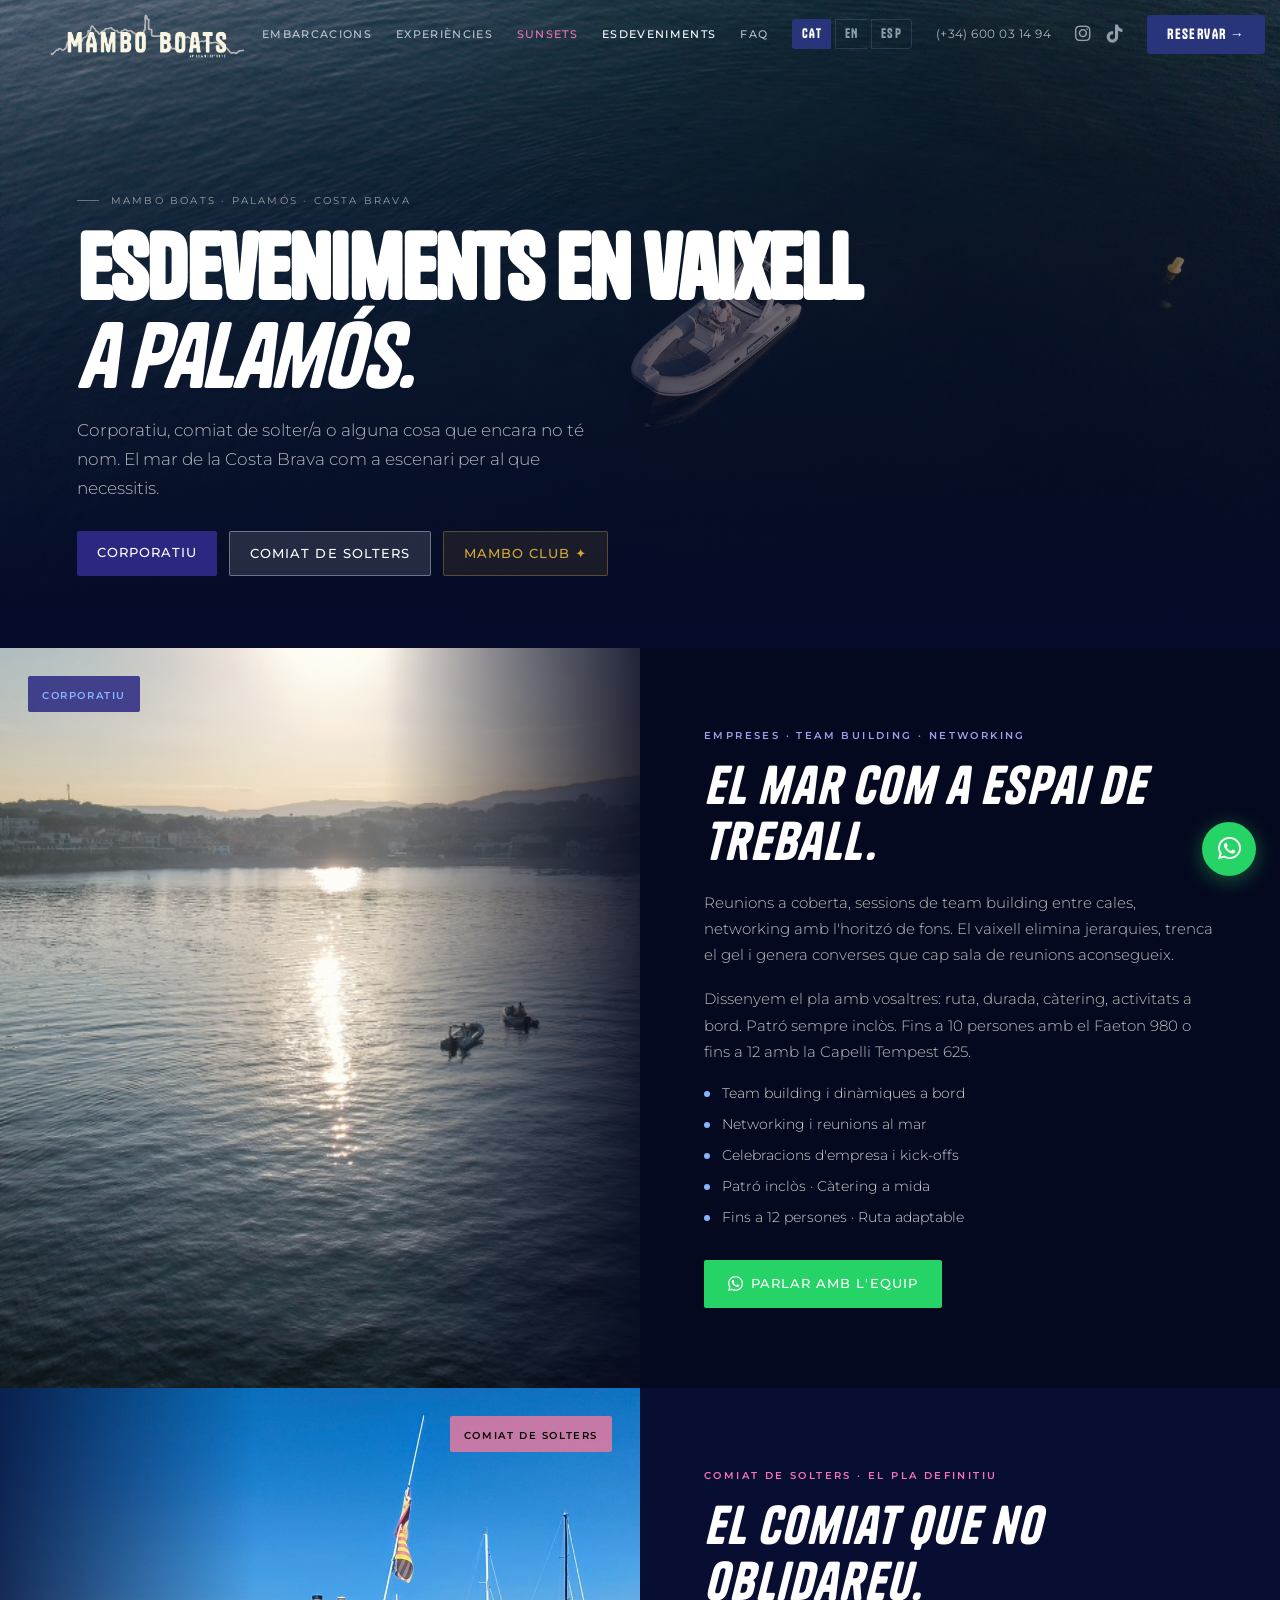
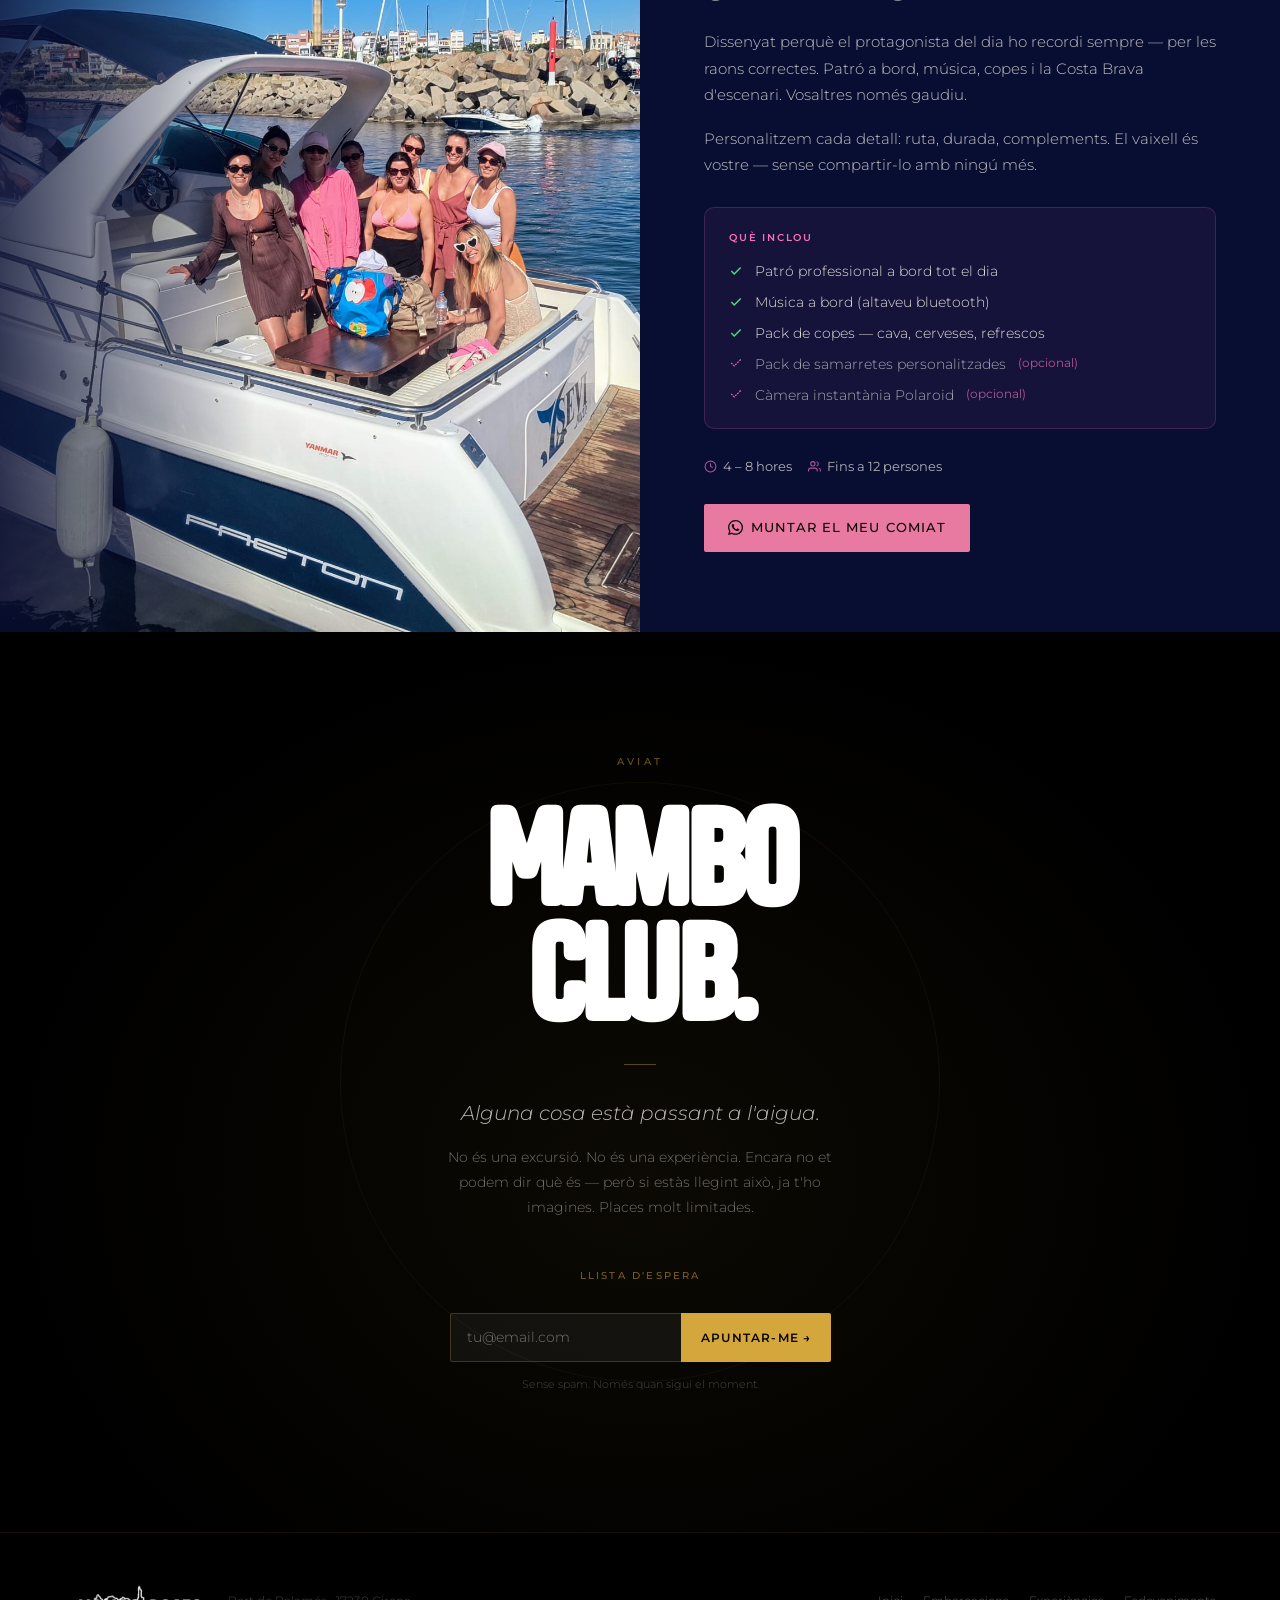
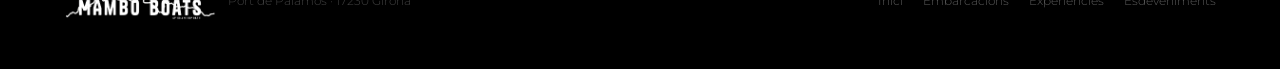
<file: eventos.html>
<!DOCTYPE html>
<html lang="ca">
<head>
<meta charset="UTF-8">
<!-- Google tag (gtag.js) -->
<script async src="https://www.googletagmanager.com/gtag/js?id=AW-774075966"></script>
<script>
  window.dataLayer = window.dataLayer || [];
  function gtag(){dataLayer.push(arguments);}
  gtag('js', new Date());
  gtag('config', 'AW-774075966');
</script>
<meta name="viewport" content="width=device-width, initial-scale=1.0">
<title>Eventos en Barco en Palamós | Mambo Boats — Corporativo, Despedidas & Mambo Club</title>
<link rel="icon" type="image/png" href="img/icon.png">
<meta name="description" content="Eventos en barco en Palamós. Actividades corporativas y team building, despedidas de soltero/a con patrón, música y copas. Costa Brava 2026.">
<meta name="keywords" content="eventos barco Palamós, team building barco Costa Brava, despedida soltera barco Palamós, actividades corporativas barco Girona, alquiler barco evento empresa Costa Brava">
<link rel="canonical" href="https://mamboboats.com/eventos">
<meta name="robots" content="index, follow, max-image-preview:large, max-snippet:-1, max-video-preview:-1">
<meta name="geo.region" content="ES-GI">
<meta name="geo.placename" content="Palamós, Girona, Costa Brava">
<meta property="og:type" content="website">
<meta property="og:url" content="https://mamboboats.com/eventos">
<meta property="og:site_name" content="Mambo Boats">
<meta property="og:title" content="Eventos en Barco en Palamós | Mambo Boats">
<meta property="og:description" content="Corporativo, despedidas o algo que todavía no tiene nombre. El mar de la Costa Brava como escenario para lo que necesites.">
<meta property="og:image" content="https://mamboboats.com/uploads/hero_flipped.jpg">
<meta name="twitter:card" content="summary_large_image">
<meta name="twitter:title" content="Eventos en Barco en Palamós | Mambo Boats">
<meta name="twitter:description" content="Corporativo, despedidas o algo que todavía no tiene nombre. Costa Brava 2026.">

<!-- Fonts -->
<link rel="preconnect" href="https://fonts.googleapis.com">
<link rel="preconnect" href="https://fonts.gstatic.com" crossorigin>
<link href="https://fonts.googleapis.com/css2?family=Montserrat:wght@300;400;500;600&display=swap" rel="stylesheet">

<!-- Bootstrap + FontAwesome -->
<link href="https://cdn.jsdelivr.net/npm/bootstrap@5.3.0/dist/css/bootstrap.min.css" rel="stylesheet">
<link href="https://cdnjs.cloudflare.com/ajax/libs/font-awesome/6.5.0/css/all.min.css" rel="stylesheet">

<!-- Shared site CSS -->
<link rel="stylesheet" href="style.css">

<style>
/* ── PAGE BASE ── */
body { background: #05091F; color: #EAF1FF; overflow-x: hidden; }
a { text-decoration: none; color: inherit; }
*,*::before,*::after { box-sizing: border-box; }
@keyframes fadeUp { from { opacity:0; transform:translateY(22px) } to { opacity:1; transform:translateY(0) } }
@keyframes glow   { 0%,100% { text-shadow:0 0 40px rgba(212,167,60,.2) } 50% { text-shadow:0 0 80px rgba(212,167,60,.5),0 0 120px rgba(212,167,60,.2) } }

/* ── HERO ── */
.ev-hero { position:relative; height:72vh; min-height:480px; overflow:hidden; display:flex; align-items:flex-end; }
.ev-hero img { position:absolute; inset:0; width:100%; height:100%; object-fit:cover; object-position:center 35%; }
.ev-hero-overlay { position:absolute; inset:0; background:linear-gradient(to bottom,rgba(4,10,40,.15) 0%,rgba(4,10,40,.6) 50%,rgba(4,10,40,.98) 100%); }
.ev-hero-content { position:relative; z-index:2; width:100%; padding: 0 clamp(20px,6vw,96px) clamp(48px,8vh,80px); }
.ev-hero h1 { font-size:clamp(38px,7.5vw,88px); font-weight:800; color:white; line-height:1.0; letter-spacing:-.02em; margin-bottom:16px; animation:fadeUp .8s .3s both; }
.ev-hero-sub { font-size:clamp(14px,1.5vw,17px); font-weight:300; color:rgba(255,255,255,.7); max-width:520px; line-height:1.7; margin-bottom:28px; animation:fadeUp .8s .45s both; }
.ev-hero-ctas { display:flex; gap:12px; flex-wrap:wrap; animation:fadeUp .8s .6s both; }
.ev-hero-ctas a { font-size:clamp(11px,1.2vw,13px); font-weight:500; letter-spacing:.08em; text-transform:uppercase; padding:12px 20px; border-radius:2px; transition:.2s; white-space:nowrap; }

/* ── TWO-COL SECTIONS ── */
.two-col { display:grid; grid-template-columns:1fr 1fr; }
.ev-img-col { position:relative; overflow:hidden; min-height:520px; }
.ev-img-col img { position:absolute; inset:0; width:100%; height:100%; object-fit:cover; display:block; }
.ev-text-col { padding: clamp(48px,7vw,80px) clamp(24px,5vw,64px); display:flex; flex-direction:column; justify-content:center; }
.ev-eyebrow { font-size:10px; font-weight:600; letter-spacing:.24em; text-transform:uppercase; margin-bottom:14px; }
.ev-h2 { font-size:clamp(26px,4vw,52px); font-weight:400; font-style:italic; color:#fff; line-height:1.1; margin-bottom:20px; }
.ev-body { font-size:clamp(14px,1.2vw,15px); font-weight:300; color:rgba(248,244,236,.78); line-height:1.75; margin-bottom:18px; }

/* ── BADGE ── */
.ev-badge { position:absolute; padding:6px 14px; border-radius:2px; backdrop-filter:blur(6px); }
.ev-badge span { font-size:10px; font-weight:600; letter-spacing:.16em; text-transform:uppercase; }

/* ── BULLETS ── */
.ev-bullets { display:flex; flex-direction:column; gap:10px; margin-bottom:32px; }
.ev-bullet { display:flex; align-items:center; gap:12px; font-size:clamp(13px,1.1vw,14px); font-weight:300; color:rgba(248,244,236,.85); }
.ev-dot { width:6px; height:6px; border-radius:50%; background:#89B4FF; flex-shrink:0; }

/* ── WA BUTTONS ── */
.btn-ev-wa { display:inline-flex; align-items:center; gap:8px; font-size:13px; font-weight:500; letter-spacing:.08em; text-transform:uppercase; padding:14px 24px; border-radius:2px; align-self:flex-start; transition:background .2s; }

/* ── DESPEDIDAS ── */
.desp-box { background:rgba(244,114,182,.06); border:1px solid rgba(244,114,182,.18); border-radius:10px; padding:22px 24px; margin-bottom:28px; }
.desp-meta { display:flex; align-items:center; gap:16px; margin-bottom:28px; flex-wrap:wrap; }
.desp-meta-item { display:flex; align-items:center; gap:6px; font-size:13px; font-weight:400; color:rgba(248,244,236,.7); }

/* ── MAMBO CLUB ── */
.club-section { position:relative; min-height:100vh; display:flex; align-items:center; justify-content:center; background:#000; overflow:hidden; }
.club-inner { position:relative; z-index:2; text-align:center; padding:clamp(64px,10vw,120px) clamp(20px,6vw,96px); max-width:680px; margin:0 auto; width:100%; }
.club-h2 { font-size:clamp(56px,12vw,128px); font-weight:800; color:white; line-height:.9; letter-spacing:-.03em; margin-bottom:8px; animation:glow 4s ease-in-out infinite; }
.club-form-row { display:flex; width:100%; max-width:380px; margin:0 auto; }
.club-input { flex:1; background:rgba(255,255,255,.05); border:1px solid rgba(212,167,60,.25); border-right:none; border-radius:2px 0 0 2px; padding:13px 16px; font-size:14px; font-weight:300; color:white; outline:none; font-family:'Montserrat',system-ui,sans-serif; }
.club-input:focus { border-color:rgba(212,167,60,.6); }
.club-submit { background:#D4A73C; color:#0A0600; font-family:'Montserrat',system-ui,sans-serif; font-size:12px; font-weight:600; letter-spacing:.1em; text-transform:uppercase; padding:13px 20px; border-radius:0 2px 2px 0; border:none; cursor:pointer; white-space:nowrap; transition:background .2s; }
.club-submit:hover { background:#C99030; }

/* ── FOOTER ── */
.ev-footer { background:#000; border-top:1px solid rgba(212,167,60,.1); padding:clamp(32px,4vw,48px) clamp(20px,5vw,80px); }
.ev-footer a:hover { color:rgba(255,255,255,.8) !important; }

/* ── RESPONSIVE ── */
@media (max-width:860px) {
  .two-col { grid-template-columns:1fr; }
  .ev-img-col { min-height:280px; order:1 !important; }
  .ev-text-col { order:2 !important; }
  .club-form-row { flex-direction:column; max-width:100%; }
  .club-input { border-right:1px solid rgba(212,167,60,.25); border-bottom:none; border-radius:2px 2px 0 0; }
  .club-submit { border-radius:0 0 2px 2px; }
}
@media (max-width:480px) {
  .ev-hero-ctas a { padding:10px 16px; }
  .btn-ev-wa { width:100%; justify-content:center; }
  .ev-text-col { padding:36px 20px; }
}

::-webkit-scrollbar { width:3px } ::-webkit-scrollbar-thumb { background:#89B4FF }
</style>
</head>
<body>

<!-- ══ HEADER (same as main site) ══ -->
<header class="custom-header" id="mainHeader">
    <nav class="navbar navbar-expand-lg">
        <div class="container-fluid px-4 px-lg-5">

            <a class="navbar-brand" href="index.html">
                <img class="logo" src="img/logo_mambo_trans.png" alt="Mambo Boats">
            </a>

            <button class="navbar-toggler custom-toggler" type="button" data-bs-toggle="collapse"
                data-bs-target="#mainNavbar" aria-controls="mainNavbar" aria-expanded="false"
                aria-label="Toggle navigation">
                <span class="navbar-toggler-icon"></span>
            </button>

            <div class="collapse navbar-collapse justify-content-end" id="mainNavbar">
                <div class="navbar-nav align-items-center gap-3 gap-lg-4 mt-4 mt-lg-0">

                    <a class="nav-link-custom" href="index.html#barcos"
                        data-es="Barcos" data-en="Boats" data-ca="Embarcacions">Embarcacions</a>
                    <a class="nav-link-custom" href="index.html#experiencias"
                        data-es="Experiencias" data-en="Experiences" data-ca="Experiències">Experiències</a>
                    <a class="nav-link-custom nav-link-pink" href="index.html#sunsets">Sunsets</a>
                    <a class="nav-link-custom" href="eventos.html" style="color:#fff;"
                        data-es="Eventos" data-en="Events" data-ca="Esdeveniments">Esdeveniments</a>
                    <a class="nav-link-custom" href="index.html#faq">FAQ</a>

                    <div class="lang-switch d-flex gap-1">
                        <button onclick="setLang('ca')" class="lang-btn" id="btn-ca">CAT</button>
                        <button onclick="setLang('en')" class="lang-btn" id="btn-en">EN</button>
                        <button onclick="setLang('es')" class="lang-btn" id="btn-es">ESP</button>
                    </div>

                    <a href="tel:+34600031494" class="nav-phone">(+34) 600 03 14 94</a>

                    <div class="d-flex flex-row align-items-center gap-3">
                        <a href="https://www.instagram.com/mamboboats/" class="nav-icon" target="_blank">
                            <i class="fab fa-instagram"></i>
                        </a>
                        <a href="https://www.tiktok.com/@mamboboats" class="nav-icon" target="_blank">
                            <i class="fab fa-tiktok"></i>
                        </a>
                    </div>

                    <a href="#corporativo" class="btn-reservar"
                        data-es="Reservar →" data-en="Book →" data-ca="Reservar →">Reservar →</a>

                </div>
            </div>
        </div>
    </nav>
</header>

<!-- ══ HERO ══ -->
<section class="ev-hero">
    <img src="uploads/hero_flipped.jpg" alt="Eventos en barco Palamós Costa Brava — Mambo Boats">
    <div class="ev-hero-overlay"></div>
    <div class="ev-hero-content">
        <div style="display:flex;align-items:center;gap:12px;margin-bottom:16px;animation:fadeUp .7s .15s both;">
            <div style="width:22px;height:1px;background:rgba(255,255,255,.35);"></div>
            <span style="font-size:10px;font-weight:400;letter-spacing:.22em;text-transform:uppercase;color:rgba(255,255,255,.55);">Mambo Boats · Palamós · Costa Brava</span>
        </div>
        <h1>
            <span style="display:block;"
                data-es="Eventos en barco" data-en="Events on a boat" data-ca="Esdeveniments en vaixell">Esdeveniments en vaixell</span>
            <span style="display:block;font-weight:300;font-style:italic;"
                data-es="a Palamós." data-en="in Palamós." data-ca="a Palamós.">a Palamós.</span>
        </h1>
        <p class="ev-hero-sub"
            data-es="Corporativo, despedidas o algo que todavía no tiene nombre. El mar de la Costa Brava como escenario para lo que necesites."
            data-en="Corporate events, hen &amp; stag dos or something that doesn't have a name yet. The Costa Brava sea as the backdrop for whatever you need."
            data-ca="Corporatiu, comiat de solter/a o alguna cosa que encara no té nom. El mar de la Costa Brava com a escenari per al que necessitis.">Corporatiu, comiat de solter/a o alguna cosa que encara no té nom. El mar de la Costa Brava com a escenari per al que necessitis.</p>
        <div class="ev-hero-ctas">
            <a href="#corporativo" style="color:white;background:#2B2882;"
                data-es="Corporativo" data-en="Corporate" data-ca="Corporatiu">Corporatiu</a>
            <a href="#despedidas" style="color:white;background:rgba(255,255,255,.12);border:1.5px solid rgba(255,255,255,.35);"
                data-es="Despedidas" data-en="Hen &amp; Stag" data-ca="Comiat de solters">Comiat de solters</a>
            <a href="#mambo-club" style="color:#D4A73C;background:rgba(212,167,60,.1);border:1.5px solid rgba(212,167,60,.35);">Mambo Club ✦</a>
        </div>
    </div>
</section>

<!-- ══ CORPORATIVO ══ -->
<section id="corporativo" style="background:#05091F;">
    <div class="two-col">
        <div class="ev-img-col" style="order:1;">
            <img src="uploads/DJI_20260522194845_0688_D.jpg" alt="Actividades corporativas en barco Palamós — team building Costa Brava" style="object-position:center 42%;filter:saturate(.9);">
            <div style="position:absolute;inset:0;background:linear-gradient(to right,rgba(5,9,31,0) 60%,rgba(5,9,31,.85) 100%);"></div>
            <div class="ev-badge" style="top:28px;left:28px;background:rgba(43,40,130,.85);">
                <span style="color:#89B4FF;"
                    data-es="Corporativo" data-en="Corporate" data-ca="Corporatiu">Corporatiu</span>
            </div>
        </div>
        <div class="ev-text-col" style="order:2;">
            <p class="ev-eyebrow" style="color:#A09EE8;"
                data-es="Empresas · Team Building · Networking"
                data-en="Companies · Team Building · Networking"
                data-ca="Empreses · Team Building · Networking">Empreses · Team Building · Networking</p>
            <h2 class="ev-h2"
                data-es="El mar como espacio de trabajo."
                data-en="The sea as your workspace."
                data-ca="El mar com a espai de treball.">El mar com a espai de treball.</h2>
            <p class="ev-body"
                data-es="Reuniones en la cubierta, sesiones de team building entre calas, networking con el horizonte de fondo. El barco elimina jerarquías, rompe el hielo y genera conversaciones que ninguna sala de reuniones consigue."
                data-en="Deck meetings, team building sessions between coves, networking with the horizon as backdrop. The boat breaks hierarchies, breaks the ice and sparks conversations no meeting room can match."
                data-ca="Reunions a coberta, sessions de team building entre cales, networking amb l'horitzó de fons. El vaixell elimina jerarquies, trenca el gel i genera converses que cap sala de reunions aconsegueix.">Reunions a coberta, sessions de team building entre cales, networking amb l'horitzó de fons. El vaixell elimina jerarquies, trenca el gel i genera converses que cap sala de reunions aconsegueix.</p>
            <p class="ev-body"
                data-es="Diseñamos el plan con vosotros: ruta, duración, catering, actividades a bordo. Patrón siempre incluido. Hasta 10 personas con el Faeton 980 o hasta 12 con la Capelli Tempest 625."
                data-en="We design the plan with you: route, duration, catering, on-board activities. Skipper always included. Up to 10 people with the Faeton 980 or up to 12 with the Capelli Tempest 625."
                data-ca="Dissenyem el pla amb vosaltres: ruta, durada, càtering, activitats a bord. Patró sempre inclòs. Fins a 10 persones amb el Faeton 980 o fins a 12 amb la Capelli Tempest 625.">Dissenyem el pla amb vosaltres: ruta, durada, càtering, activitats a bord. Patró sempre inclòs. Fins a 10 persones amb el Faeton 980 o fins a 12 amb la Capelli Tempest 625.</p>
            <div class="ev-bullets">
                <div class="ev-bullet"><div class="ev-dot"></div><span
                    data-es="Team building y dinámicas a bordo"
                    data-en="Team building &amp; on-board activities"
                    data-ca="Team building i dinàmiques a bord">Team building i dinàmiques a bord</span></div>
                <div class="ev-bullet"><div class="ev-dot"></div><span
                    data-es="Networking y reuniones en el mar"
                    data-en="Networking &amp; meetings at sea"
                    data-ca="Networking i reunions al mar">Networking i reunions al mar</span></div>
                <div class="ev-bullet"><div class="ev-dot"></div><span
                    data-es="Celebraciones de empresa y kick-offs"
                    data-en="Company celebrations &amp; kick-offs"
                    data-ca="Celebracions d'empresa i kick-offs">Celebracions d'empresa i kick-offs</span></div>
                <div class="ev-bullet"><div class="ev-dot"></div><span
                    data-es="Patrón incluido · Catering a medida"
                    data-en="Skipper included · Custom catering"
                    data-ca="Patró inclòs · Càtering a mida">Patró inclòs · Càtering a mida</span></div>
                <div class="ev-bullet"><div class="ev-dot"></div><span
                    data-es="Hasta 12 personas · Ruta adaptable"
                    data-en="Up to 12 people · Flexible route"
                    data-ca="Fins a 12 persones · Ruta adaptable">Fins a 12 persones · Ruta adaptable</span></div>
            </div>
            <a href="https://wa.me/34600031494?text=Hola%2C%20quiero%20organizar%20un%20evento%20corporativo%20en%20barco%20en%20Palam%C3%B3s.%20%C2%BFPodemos%20hablar%3F" target="_blank" rel="noopener" class="btn-ev-wa" style="color:white;background:#25D366;">
                <svg width="15" height="15" viewBox="0 0 24 24" fill="currentColor"><path d="M17.472 14.382c-.297-.149-1.758-.867-2.03-.967-.273-.099-.471-.148-.67.15-.197.297-.767.966-.94 1.164-.173.199-.347.223-.644.075-.297-.15-1.255-.463-2.39-1.475-.883-.788-1.48-1.761-1.653-2.059-.173-.297-.018-.458.13-.606.134-.133.298-.347.446-.52.149-.174.198-.298.298-.497.099-.198.05-.371-.025-.52-.075-.149-.669-1.612-.916-2.207-.242-.579-.487-.5-.669-.51-.173-.008-.371-.01-.57-.01-.198 0-.52.074-.792.372-.272.297-1.04 1.016-1.04 2.479 0 1.462 1.065 2.875 1.213 3.074.149.198 2.096 3.2 5.077 4.487.709.306 1.262.489 1.694.625.712.227 1.36.195 1.871.118.571-.085 1.758-.719 2.006-1.413.248-.694.248-1.289.173-1.413-.074-.124-.272-.198-.57-.347m-5.421 7.403h-.004a9.87 9.87 0 01-5.031-1.378l-.361-.214-3.741.982.998-3.648-.235-.374a9.86 9.86 0 01-1.51-5.26c.001-5.45 4.436-9.884 9.888-9.884 2.64 0 5.122 1.03 6.988 2.898a9.825 9.825 0 012.893 6.994c-.003 5.45-4.437 9.884-9.885 9.884m8.413-18.297A11.815 11.815 0 0012.05 0C5.495 0 .16 5.335.157 11.892c0 2.096.547 4.142 1.588 5.945L.057 24l6.305-1.654a11.882 11.882 0 005.683 1.448h.005c6.554 0 11.89-5.335 11.893-11.893a11.821 11.821 0 00-3.48-8.413Z"/></svg>
                <span data-es="Hablar con el equipo" data-en="Talk to the team" data-ca="Parlar amb l'equip">Parlar amb l'equip</span>
            </a>
        </div>
    </div>
</section>

<!-- ══ DESPEDIDAS ══ -->
<section id="despedidas" style="background:#080D32;">
    <div class="two-col">
        <div class="ev-text-col" style="order:2;">
            <p class="ev-eyebrow" style="color:#F472B6;"
                data-es="Despedidas · El plan definitivo"
                data-en="Hen &amp; Stag · The ultimate plan"
                data-ca="Comiat de solters · El pla definitiu">Comiat de solters · El pla definitiu</p>
            <h2 class="ev-h2"
                data-es="La despedida que no olvidaréis."
                data-en="The send-off you'll never forget."
                data-ca="El comiat que no oblidareu.">El comiat que no oblidareu.</h2>
            <p class="ev-body"
                data-es="Diseñado para que el protagonista del día lo recuerde siempre — por las razones correctas. Patrón a bordo, música, copas y la Costa Brava de escenario. Vosotros solo disfrutáis."
                data-en="Designed so the star of the day always remembers it — for the right reasons. Skipper on board, music, drinks and the Costa Brava as backdrop. You just enjoy."
                data-ca="Dissenyat perquè el protagonista del dia ho recordi sempre — per les raons correctes. Patró a bord, música, copes i la Costa Brava d'escenari. Vosaltres només gaudiu.">Dissenyat perquè el protagonista del dia ho recordi sempre — per les raons correctes. Patró a bord, música, copes i la Costa Brava d'escenari. Vosaltres només gaudiu.</p>
            <p class="ev-body" style="margin-bottom:28px;"
                data-es="Personalizamos cada detalle: ruta, duración, complementos. El barco es vuestro — sin compartirlo con nadie más."
                data-en="We personalise every detail: route, duration, extras. The boat is yours — not shared with anyone else."
                data-ca="Personalitzem cada detall: ruta, durada, complements. El vaixell és vostre — sense compartir-lo amb ningú més.">Personalitzem cada detall: ruta, durada, complements. El vaixell és vostre — sense compartir-lo amb ningú més.</p>

            <div class="desp-box">
                <p style="font-size:10px;font-weight:600;letter-spacing:.18em;text-transform:uppercase;color:#F472B6;margin-bottom:16px;"
                    data-es="Qué incluye" data-en="What's included" data-ca="Què inclou">Què inclou</p>
                <div style="display:flex;flex-direction:column;gap:10px;">
                    <div style="display:flex;align-items:center;gap:12px;">
                        <svg width="14" height="14" viewBox="0 0 24 24" fill="none" stroke="#4ADE80" stroke-width="2.5"><polyline points="20 6 9 17 4 12"></polyline></svg>
                        <span style="font-size:clamp(13px,1.1vw,14px);font-weight:300;color:rgba(248,244,236,.9);"
                            data-es="Patrón profesional a bordo todo el día"
                            data-en="Professional skipper on board all day"
                            data-ca="Patró professional a bord tot el dia">Patró professional a bord tot el dia</span>
                    </div>
                    <div style="display:flex;align-items:center;gap:12px;">
                        <svg width="14" height="14" viewBox="0 0 24 24" fill="none" stroke="#4ADE80" stroke-width="2.5"><polyline points="20 6 9 17 4 12"></polyline></svg>
                        <span style="font-size:clamp(13px,1.1vw,14px);font-weight:300;color:rgba(248,244,236,.9);"
                            data-es="Música a bordo (altavoz bluetooth)"
                            data-en="Music on board (bluetooth speaker)"
                            data-ca="Música a bord (altaveu bluetooth)">Música a bord (altaveu bluetooth)</span>
                    </div>
                    <div style="display:flex;align-items:center;gap:12px;">
                        <svg width="14" height="14" viewBox="0 0 24 24" fill="none" stroke="#4ADE80" stroke-width="2.5"><polyline points="20 6 9 17 4 12"></polyline></svg>
                        <span style="font-size:clamp(13px,1.1vw,14px);font-weight:300;color:rgba(248,244,236,.9);"
                            data-es="Pack de copas — cava, cervezas, refrescos"
                            data-en="Drinks pack — cava, beers, soft drinks"
                            data-ca="Pack de copes — cava, cerveses, refrescos">Pack de copes — cava, cerveses, refrescos</span>
                    </div>
                    <div style="display:flex;align-items:flex-start;gap:12px;">
                        <svg width="14" height="14" viewBox="0 0 24 24" fill="none" stroke="#F472B6" stroke-width="2" stroke-dasharray="3,2" style="flex-shrink:0;margin-top:2px;"><polyline points="20 6 9 17 4 12"></polyline></svg>
                        <span style="font-size:clamp(13px,1.1vw,14px);font-weight:300;color:rgba(248,244,236,.65);"
                            data-es="Pack de camisetas personalizadas"
                            data-en="Personalised T-shirt pack"
                            data-ca="Pack de samarretes personalitzades">Pack de samarretes personalitzades</span>
                        <span style="font-size:12px;color:rgba(244,114,182,.7);flex-shrink:0;"
                            data-es="(opcional)" data-en="(optional)" data-ca="(opcional)">(opcional)</span>
                    </div>
                    <div style="display:flex;align-items:flex-start;gap:12px;">
                        <svg width="14" height="14" viewBox="0 0 24 24" fill="none" stroke="#F472B6" stroke-width="2" stroke-dasharray="3,2" style="flex-shrink:0;margin-top:2px;"><polyline points="20 6 9 17 4 12"></polyline></svg>
                        <span style="font-size:clamp(13px,1.1vw,14px);font-weight:300;color:rgba(248,244,236,.65);"
                            data-es="Cámara instantánea Polaroid"
                            data-en="Polaroid instant camera"
                            data-ca="Càmera instantània Polaroid">Càmera instantània Polaroid</span>
                        <span style="font-size:12px;color:rgba(244,114,182,.7);flex-shrink:0;"
                            data-es="(opcional)" data-en="(optional)" data-ca="(opcional)">(opcional)</span>
                    </div>
                </div>
            </div>

            <div class="desp-meta">
                <div class="desp-meta-item">
                    <svg width="13" height="13" viewBox="0 0 24 24" fill="none" stroke="rgba(244,114,182,.7)" stroke-width="2"><circle cx="12" cy="12" r="10"></circle><polyline points="12 6 12 12 16 14"></polyline></svg>
                    <span data-es="4 – 8 horas" data-en="4 – 8 hours" data-ca="4 – 8 hores">4 – 8 hores</span>
                </div>
                <div class="desp-meta-item">
                    <svg width="13" height="13" viewBox="0 0 24 24" fill="none" stroke="rgba(244,114,182,.7)" stroke-width="2"><path d="M17 21v-2a4 4 0 00-4-4H5a4 4 0 00-4 4v2"></path><circle cx="9" cy="7" r="4"></circle><path d="M23 21v-2a4 4 0 00-3-3.87"></path><path d="M16 3.13a4 4 0 010 7.75"></path></svg>
                    <span data-es="Hasta 12 personas" data-en="Up to 12 people" data-ca="Fins a 12 persones">Fins a 12 persones</span>
                </div>
            </div>

            <a href="https://wa.me/34600031494?text=Hola%2C%20quiero%20organizar%20una%20despedida%20en%20barco%20en%20Palam%C3%B3s.%20%C2%BFMe%20dais%20info%3F" target="_blank" rel="noopener" class="btn-ev-wa" style="color:#0A0600;background:#E879A0;">
                <svg width="15" height="15" viewBox="0 0 24 24" fill="currentColor"><path d="M17.472 14.382c-.297-.149-1.758-.867-2.03-.967-.273-.099-.471-.148-.67.15-.197.297-.767.966-.94 1.164-.173.199-.347.223-.644.075-.297-.15-1.255-.463-2.39-1.475-.883-.788-1.48-1.761-1.653-2.059-.173-.297-.018-.458.13-.606.134-.133.298-.347.446-.52.149-.174.198-.298.298-.497.099-.198.05-.371-.025-.52-.075-.149-.669-1.612-.916-2.207-.242-.579-.487-.5-.669-.51-.173-.008-.371-.01-.57-.01-.198 0-.52.074-.792.372-.272.297-1.04 1.016-1.04 2.479 0 1.462 1.065 2.875 1.213 3.074.149.198 2.096 3.2 5.077 4.487.709.306 1.262.489 1.694.625.712.227 1.36.195 1.871.118.571-.085 1.758-.719 2.006-1.413.248-.694.248-1.289.173-1.413-.074-.124-.272-.198-.57-.347m-5.421 7.403h-.004a9.87 9.87 0 01-5.031-1.378l-.361-.214-3.741.982.998-3.648-.235-.374a9.86 9.86 0 01-1.51-5.26c.001-5.45 4.436-9.884 9.888-9.884 2.64 0 5.122 1.03 6.988 2.898a9.825 9.825 0 012.893 6.994c-.003 5.45-4.437 9.884-9.885 9.884m8.413-18.297A11.815 11.815 0 0012.05 0C5.495 0 .16 5.335.157 11.892c0 2.096.547 4.142 1.588 5.945L.057 24l6.305-1.654a11.882 11.882 0 005.683 1.448h.005c6.554 0 11.89-5.335 11.893-11.893a11.821 11.821 0 00-3.48-8.413Z"/></svg>
                <span data-es="Montar mi despedida" data-en="Plan my send-off" data-ca="Muntar el meu comiat">Muntar el meu comiat</span>
            </a>
        </div>
        <div class="ev-img-col" style="order:1;">
            <img src="uploads/pasted-1781608238265-0.png" alt="Despedida de soltera en barco Palamós" style="object-position:50% 40%;">
            <div style="position:absolute;inset:0;background:linear-gradient(to left,rgba(8,13,50,0) 60%,rgba(8,13,50,.8) 100%);"></div>
            <div class="ev-badge" style="top:28px;right:28px;background:rgba(228,121,160,.85);">
                <span style="color:#0A0600;"
                    data-es="Despedidas" data-en="Hen &amp; Stag" data-ca="Comiat de solters">Comiat de solters</span>
            </div>
        </div>
    </div>
</section>

<!-- ══ MAMBO CLUB ══ -->
<section id="mambo-club" class="club-section">
    <div style="position:absolute;inset:0;background:radial-gradient(ellipse at 50% 60%,rgba(212,167,60,.06) 0%,rgba(0,0,0,0) 70%);pointer-events:none;"></div>
    <div style="position:absolute;top:50%;left:50%;transform:translate(-50%,-50%);width:min(600px,90vw);height:min(600px,90vw);border-radius:50%;border:1px solid rgba(212,167,60,.06);pointer-events:none;"></div>

    <div class="club-inner">
        <p style="font-size:10px;font-weight:500;letter-spacing:.32em;text-transform:uppercase;color:rgba(212,167,60,.5);margin-bottom:32px;"
            data-es="Próximamente" data-en="Coming soon" data-ca="Aviat">Aviat</p>
        <h2 class="club-h2">Mambo<br>Club.</h2>
        <div style="width:32px;height:1px;background:rgba(212,167,60,.4);margin:32px auto;"></div>
        <p style="font-size:clamp(16px,2vw,20px);font-weight:300;font-style:italic;color:rgba(255,255,255,.7);line-height:1.6;margin-bottom:16px;"
            data-es="Algo está pasando en el agua."
            data-en="Something is happening on the water."
            data-ca="Alguna cosa està passant a l'aigua.">Alguna cosa està passant a l'aigua.</p>
        <p style="font-size:14px;font-weight:300;color:rgba(255,255,255,.42);line-height:1.8;max-width:420px;margin:0 auto 48px;"
            data-es="No es una excursión. No es una experiencia. Todavía no podemos decirte qué es — pero si estás leyendo esto, ya te lo imaginas. Plazas muy limitadas."
            data-en="It's not an excursion. It's not an experience. We can't tell you what it is yet — but if you're reading this, you can already imagine it. Very limited spots."
            data-ca="No és una excursió. No és una experiència. Encara no et podem dir què és — però si estàs llegint això, ja t'ho imagines. Places molt limitades.">No és una excursió. No és una experiència. Encara no et podem dir què és — però si estàs llegint això, ja t'ho imagines. Places molt limitades.</p>

        <div id="club-success" style="display:none;flex-direction:column;align-items:center;gap:12px;">
            <div style="width:44px;height:44px;border-radius:50%;border:1.5px solid rgba(212,167,60,.5);display:flex;align-items:center;justify-content:center;">
                <svg width="18" height="18" viewBox="0 0 24 24" fill="none" stroke="#D4A73C" stroke-width="2.5"><polyline points="20 6 9 17 4 12"></polyline></svg>
            </div>
            <p style="font-size:14px;font-weight:400;color:rgba(212,167,60,.9);"
                data-es="Ya estás en la lista. Serás el primero en saberlo."
                data-en="You're on the list. You'll be the first to know."
                data-ca="Ja ets a la llista. Seràs el primer a saber-ho.">Ja ets a la llista. Seràs el primer a saber-ho.</p>
        </div>
        <div id="club-form" style="display:flex;flex-direction:column;align-items:center;gap:14px;">
            <p style="font-size:10px;font-weight:500;letter-spacing:.22em;text-transform:uppercase;color:rgba(212,167,60,.55);"
                data-es="Lista de espera" data-en="Waitlist" data-ca="Llista d'espera">Llista d'espera</p>
            <div class="club-form-row">
                <input id="club-email" type="email" placeholder="tu@email.com" class="club-input">
                <button onclick="submitClub()" class="club-submit"
                    data-es="Apuntarme →" data-en="Sign me up →" data-ca="Apuntar-me →">Apuntar-me →</button>
            </div>
            <p style="font-size:11px;font-weight:300;color:rgba(255,255,255,.25);"
                data-es="Sin spam. Solo cuando sea el momento."
                data-en="No spam. Only when the time comes."
                data-ca="Sense spam. Només quan sigui el moment.">Sense spam. Només quan sigui el moment.</p>
        </div>
    </div>
</section>

<!-- ══ FOOTER ══ -->
<footer class="ev-footer">
    <div style="display:flex;flex-wrap:wrap;align-items:center;justify-content:space-between;gap:20px;">
        <div style="display:flex;align-items:center;gap:12px;">
            <img src="img/logo_mambo_trans.png" alt="Mambo Boats" style="height:40px;width:auto;filter:brightness(1.3);">
            <p style="font-size:12px;font-weight:300;color:rgba(255,255,255,.25);margin:0;">Port de Palamós · 17230 Girona</p>
        </div>
        <div style="display:flex;flex-wrap:wrap;gap:20px;align-items:center;">
            <a href="index.html" style="font-size:12px;font-weight:300;color:rgba(255,255,255,.35);transition:color .2s;"
                data-es="Inicio" data-en="Home" data-ca="Inici">Inici</a>
            <a href="index.html#barcos" style="font-size:12px;font-weight:300;color:rgba(255,255,255,.35);transition:color .2s;"
                data-es="Barcos" data-en="Boats" data-ca="Embarcacions">Embarcacions</a>
            <a href="index.html#experiencias" style="font-size:12px;font-weight:300;color:rgba(255,255,255,.35);transition:color .2s;"
                data-es="Experiencias" data-en="Experiences" data-ca="Experiències">Experiències</a>
            <a href="eventos.html" style="font-size:12px;font-weight:300;color:rgba(255,255,255,.35);transition:color .2s;"
                data-es="Eventos" data-en="Events" data-ca="Esdeveniments">Esdeveniments</a>
        </div>
    </div>
</footer>

<!-- WhatsApp FAB -->
<a href="https://wa.me/34600031494?text=Hola%2C%20quiero%20informaci%C3%B3n%20sobre%20eventos%20en%20barco%20en%20Palam%C3%B3s." target="_blank" rel="noopener" aria-label="WhatsApp" class="whatsapp-btn">
    <i class="fab fa-whatsapp" style="font-size:26px;"></i>
</a>

<!-- Bootstrap JS -->
<script src="https://cdn.jsdelivr.net/npm/bootstrap@5.3.0/dist/js/bootstrap.bundle.min.js"></script>
<script src="script.js"></script>
<script>
    if (localStorage.getItem('mb_club_signup')) {
        document.getElementById('club-form').style.display = 'none';
        document.getElementById('club-success').style.display = 'flex';
    }
    function submitClub() {
        var val = document.getElementById('club-email').value.trim();
        if (!val || !val.includes('@')) return;
        localStorage.setItem('mb_club_signup', val);
        document.getElementById('club-form').style.display = 'none';
        document.getElementById('club-success').style.display = 'flex';
    }
    document.getElementById('club-email').addEventListener('keydown', function(e) {
        if (e.key === 'Enter') submitClub();
    });
</script>
</body>
</html>
</file>
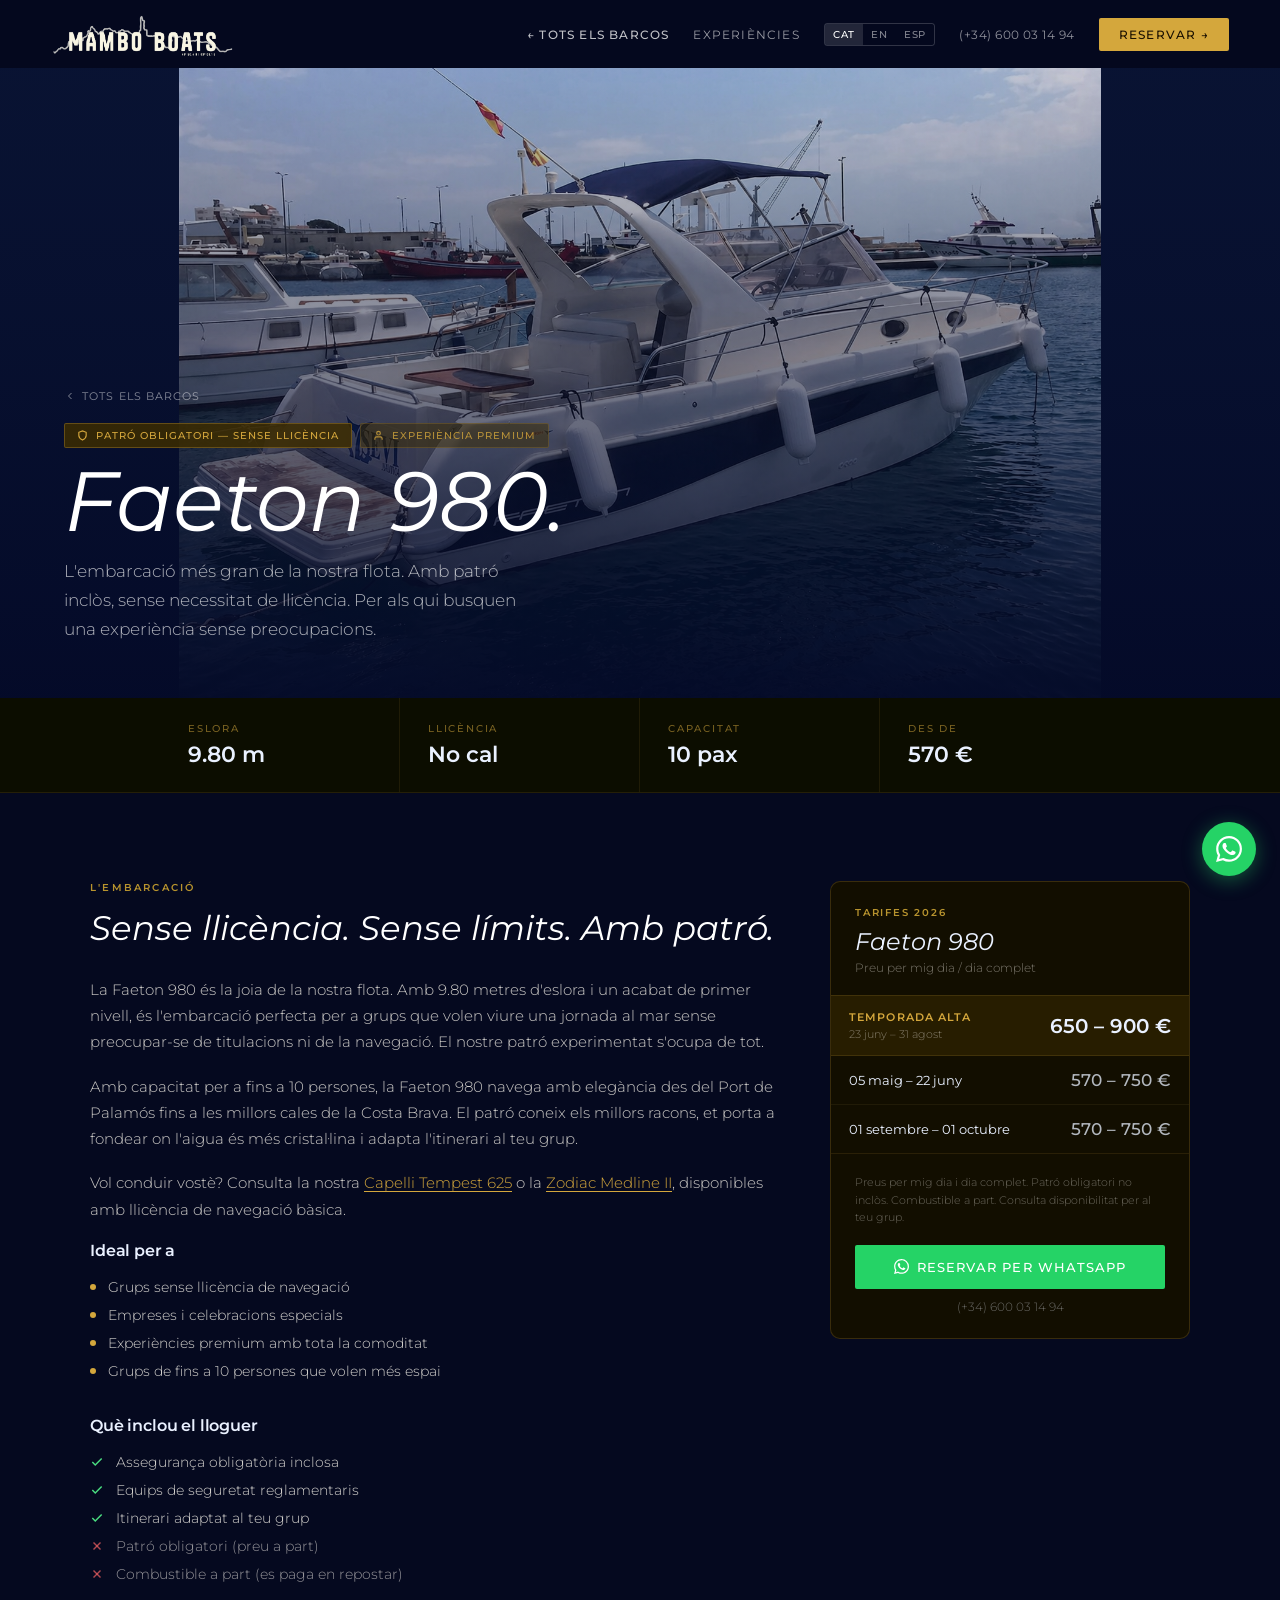
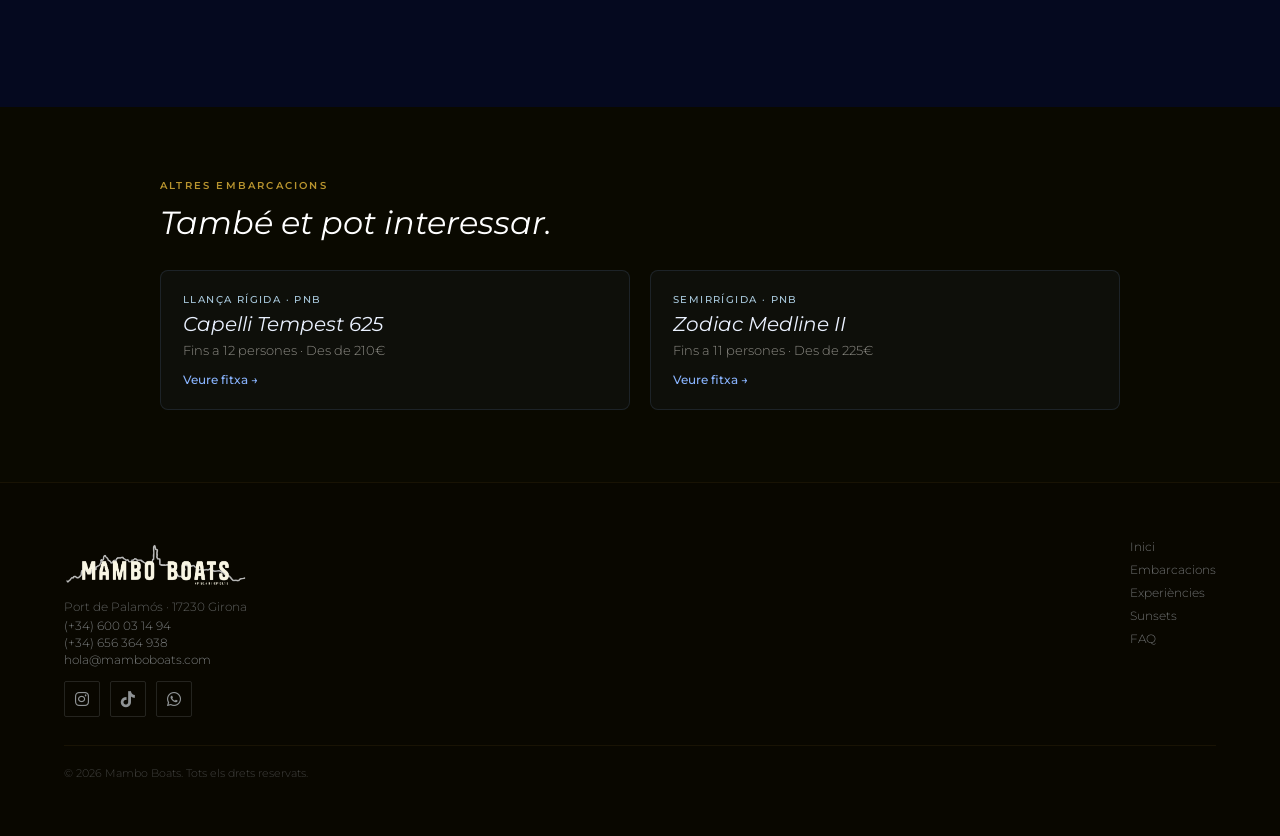
<file: faeton-980.html>
<!DOCTYPE html>
<html lang="ca">
<head>
<meta charset="UTF-8">
<!-- Google tag (gtag.js) -->
<script async src="https://www.googletagmanager.com/gtag/js?id=AW-774075966"></script>
<script>
  window.dataLayer = window.dataLayer || [];
  function gtag(){dataLayer.push(arguments);}
  gtag('js', new Date());
  gtag('config', 'AW-774075966');
</script>
<meta name="viewport" content="width=device-width, initial-scale=1.0">
<title>Alquiler Faeton 980 en Palamós | Patrón Obligatorio | Mambo Boats</title>
<meta name="description" content="Alquiler Faeton 980 en Palamós. Patrón obligatorio (no incluido en el precio). Sin licencia necesaria. 9,80m, hasta 10 personas. Desde 570€. Costa Brava 2026. Reserva por WhatsApp.">
<meta name="keywords" content="alquiler Faeton 980 Palamós, alquiler barco con patrón Costa Brava, alquiler barco sin licencia Palamós, charter barco con patrón Girona, alquiler barco celebraciones Costa Brava">
<link rel="canonical" href="https://mamboboats.com/barcos/faeton-980">
<link rel="icon" type="image/png" href="img/icon.png">
<link rel="apple-touch-icon" href="img/icon.png">
<meta name="theme-color" content="#05091F">
<meta name="robots" content="index, follow, max-image-preview:large, max-snippet:-1, max-video-preview:-1">
<!-- Geo -->
<meta name="geo.region" content="ES-GI">
<meta name="geo.placename" content="Palamós, Girona, Costa Brava">
<meta name="geo.position" content="41.8498;3.1288">
<meta name="ICBM" content="41.8498, 3.1288">
<!-- hreflang -->
<link rel="alternate" hreflang="es" href="https://mamboboats.com/barcos/faeton-980">
<link rel="alternate" hreflang="ca" href="https://mamboboats.com/barcos/faeton-980">
<link rel="alternate" hreflang="en" href="https://mamboboats.com/barcos/faeton-980">
<link rel="alternate" hreflang="x-default" href="https://mamboboats.com/barcos/faeton-980">
<!-- Open Graph -->
<meta property="og:type" content="product">
<meta property="og:url" content="https://mamboboats.com/barcos/faeton-980">
<meta property="og:site_name" content="Mambo Boats">
<meta property="og:title" content="Alquiler Faeton 980 con Patrón | Mambo Boats — Palamós">
<meta property="og:description" content="9,80m, sin licencia necesaria. Patrón obligatorio (no incluido). Hasta 10 personas. Desde 570€. Port de Palamós, Costa Brava 2026.">
<meta property="og:image" content="https://mamboboats.com/uploads/faeton_980.png">
<meta property="og:image:width" content="1200">
<meta property="og:image:height" content="630">
<meta property="og:image:alt" content="Faeton 980 — alquiler de barco con patrón en Palamós, Costa Brava">
<meta property="og:locale" content="es_ES">
<meta property="og:locale:alternate" content="ca_ES">
<meta property="og:locale:alternate" content="en_GB">
<!-- Twitter Card -->
<meta name="twitter:card" content="summary_large_image">
<meta name="twitter:title" content="Alquiler Faeton 980 con Patrón | Mambo Boats Palamós">
<meta name="twitter:description" content="Barco con patrón obligatorio (no incluido), sin licencia. Hasta 10 personas. Desde 570€. Costa Brava 2026. Reserva por WhatsApp.">
<meta name="twitter:image" content="https://mamboboats.com/uploads/faeton_980.png">
<!-- Structured Data -->
<script type="application/ld+json">
{
  "@context": "https://schema.org",
  "@graph": [
    {
      "@type": "WebPage",
      "@id": "https://mamboboats.com/barcos/faeton-980#webpage",
      "url": "https://mamboboats.com/barcos/faeton-980",
      "name": "Alquiler Faeton 980 con Patrón | Mambo Boats Palamós",
      "description": "Alquiler del Faeton 980 en Palamós. Patrón obligatorio (no incluido en el precio). 9,80m, hasta 10 personas. Sin licencia necesaria. Desde 570€.",
      "inLanguage": "es",
      "breadcrumb": { "@id": "https://mamboboats.com/barcos/faeton-980#breadcrumb" }
    },
    {
      "@type": "BreadcrumbList",
      "@id": "https://mamboboats.com/barcos/faeton-980#breadcrumb",
      "itemListElement": [
        { "@type": "ListItem", "position": 1, "name": "Mambo Boats", "item": "https://mamboboats.com/" },
        { "@type": "ListItem", "position": 2, "name": "Barcos", "item": "https://mamboboats.com/#barcos" },
        { "@type": "ListItem", "position": 3, "name": "Faeton 980" }
      ]
    },
    {
      "@type": "Product",
      "@id": "https://mamboboats.com/barcos/faeton-980#product",
      "name": "Alquiler Faeton 980 con Patrón — Palamós, Costa Brava",
      "description": "Alquiler del Faeton 980 en Palamós. Patrón obligatorio (no incluido en el precio). 9,80 metros, hasta 10 personas. Sin titulación propia necesaria. Ideal para celebraciones y eventos en la Costa Brava.",
      "image": ["https://mamboboats.com/uploads/faeton_980.png"],
      "brand": { "@type": "Brand", "name": "Faeton" },
      "model": "980",
      "additionalProperty": [
        { "@type": "PropertyValue", "name": "Eslora", "value": "9,80 m" },
        { "@type": "PropertyValue", "name": "Capacidad máxima", "value": "10 personas" },
        { "@type": "PropertyValue", "name": "Titulación requerida", "value": "Ninguna — patrón obligatorio (precio aparte)" },
        { "@type": "PropertyValue", "name": "Patrón", "value": "Obligatorio (no incluido en el precio)" },
        { "@type": "PropertyValue", "name": "Puerto base", "value": "Port de Palamós, Girona" }
      ],
      "offers": {
        "@type": "AggregateOffer",
        "priceCurrency": "EUR",
        "lowPrice": "570",
        "highPrice": "900",
        "availability": "https://schema.org/InStock",
        "seller": { "@id": "https://mamboboats.com/#business" }
      },
      "provider": { "@id": "https://mamboboats.com/#business" }
    }
  ]
}
</script>
<link rel="preconnect" href="https://fonts.googleapis.com">
<link rel="preconnect" href="https://fonts.gstatic.com" crossorigin>
<link href="https://fonts.googleapis.com/css2?family=Montserrat:wght@300;400;500;600;700&display=swap" rel="stylesheet">
<link href="https://cdnjs.cloudflare.com/ajax/libs/font-awesome/6.5.0/css/all.min.css" rel="stylesheet">
<style>
*,*::before,*::after{margin:0;padding:0;box-sizing:border-box}
html{scroll-behavior:smooth}
body{-webkit-font-smoothing:antialiased;overflow-x:hidden;background:#05091F;font-family:'Montserrat',system-ui,sans-serif;color:#EAF1FF}
a{text-decoration:none;color:inherit}
button{cursor:pointer;border:none;background:none;font-family:inherit}
::-webkit-scrollbar{width:3px}
::-webkit-scrollbar-thumb{background:#D4A73C}
@keyframes fadeUp{from{opacity:0;transform:translateY(20px)}to{opacity:1;transform:translateY(0)}}
@keyframes fadeIn{from{opacity:0}to{opacity:1}}
.bh{position:fixed;top:0;left:0;right:0;z-index:100;height:68px;display:flex;align-items:center;justify-content:space-between;padding:0 clamp(16px,4vw,52px);transition:background .35s,box-shadow .35s;background:rgba(5,9,31,.5);backdrop-filter:blur(20px);-webkit-backdrop-filter:blur(20px)}
.bh.scrolled{background:rgba(5,9,31,.97);box-shadow:0 1px 0 rgba(212,167,60,.1)}
.bh-brand{display:flex;align-items:center;gap:10px;flex-shrink:0}
.bh-logo{height:48px;width:auto;display:block}
.bh-brand-name{font-size:13px;font-weight:500;letter-spacing:.12em;text-transform:uppercase;color:rgba(234,241,255,.92);white-space:nowrap}
.bh-desktop{display:flex;align-items:center;gap:24px}
.bh-link{font-size:12px;font-weight:400;letter-spacing:.1em;text-transform:uppercase;color:rgba(255,255,255,.6);transition:color .2s}
.bh-link:hover,.bh-link-back:hover{color:#fff}
.bh-link-back{font-size:12px;font-weight:500;letter-spacing:.1em;text-transform:uppercase;color:rgba(255,255,255,.75);transition:color .2s}
.lang-switch{display:flex;border:1px solid rgba(255,255,255,.18);border-radius:3px;overflow:hidden}
.lang-btn{font-size:10px;font-weight:500;letter-spacing:.08em;padding:4px 8px;background:transparent;color:rgba(255,255,255,.5);transition:all .2s}
.lang-btn.active,.lang-btn:hover{background:rgba(255,255,255,.12);color:#fff}
.bh-phone{font-size:12px;font-weight:400;color:rgba(255,255,255,.55);letter-spacing:.04em;white-space:nowrap;transition:color .2s}
.bh-phone:hover{color:rgba(255,255,255,.9)}
.btn-bh-cta{font-size:12px;font-weight:500;letter-spacing:.1em;text-transform:uppercase;color:#1A1000;background:#D4A73C;padding:9px 20px;border-radius:2px;transition:background .2s;white-space:nowrap}
.btn-bh-cta:hover{background:#C49630}
.bh-hamburger{display:none;flex-direction:column;gap:5px;width:44px;height:44px;align-items:center;justify-content:center;padding:0}
.bh-hamburger span{display:block;height:1.5px;background:rgba(255,255,255,.85);border-radius:1px}
.bh-hamburger span:nth-child(1),.bh-hamburger span:nth-child(3){width:20px}
.bh-hamburger span:nth-child(2){width:14px}
.mob-menu{display:none;position:fixed;inset:0;z-index:200;background:#171203;flex-direction:column;align-items:center;justify-content:center;gap:20px;animation:fadeIn .22s ease}
.mob-menu.open{display:flex}
.mob-close{position:absolute;top:20px;right:20px;color:rgba(234,241,248,.55);font-size:22px;width:44px;height:44px;display:flex;align-items:center;justify-content:center;background:none;border:none;cursor:pointer}
.mob-close:hover{color:#EAF1F8}
.mob-lang{display:flex;border:1px solid rgba(212,167,60,.3);border-radius:3px;overflow:hidden;margin-bottom:8px}
.mob-lang-btn{font-size:11px;font-weight:500;letter-spacing:.1em;padding:8px 18px;background:transparent;color:rgba(255,255,255,.5);border:none;cursor:pointer;transition:all .2s}
.mob-lang-btn.active,.mob-lang-btn:hover{background:rgba(212,167,60,.15);color:#D4A73C}
.mob-link{font-size:34px;font-weight:300;font-style:italic;color:#EAF1F8}
.mob-link:hover{opacity:.7}
.mob-cta{font-size:13px;font-weight:500;letter-spacing:.1em;text-transform:uppercase;color:#fff;background:#25D366;padding:13px 32px;border-radius:2px;margin-top:8px}
.mob-phone{font-size:14px;font-weight:300;color:rgba(234,241,248,.35)}
.boat-hero{position:relative;height:70vh;min-height:460px;overflow:hidden;display:flex;align-items:flex-end;margin-top:68px;background:#0A1535}
.boat-hero-img{position:absolute;inset:0;width:100%;height:100%;object-fit:contain;object-position:center center;display:block}
.boat-hero-overlay{position:absolute;inset:0;background:linear-gradient(to bottom,rgba(4,10,40,.2) 0%,rgba(4,10,40,.5) 45%,rgba(4,10,40,.97) 100%)}
.boat-hero-content{position:relative;z-index:2;width:100%;padding:0 clamp(20px,5vw,80px) clamp(40px,6vh,64px)}
.back-link{display:inline-flex;align-items:center;gap:6px;font-size:11px;font-weight:400;letter-spacing:.1em;text-transform:uppercase;color:rgba(255,255,255,.5);margin-bottom:20px;transition:color .2s;animation:fadeUp .6s .1s both}
.back-link:hover{color:rgba(255,255,255,.85)}
.hero-badges{display:flex;flex-wrap:wrap;gap:8px;margin-bottom:14px;animation:fadeUp .7s .2s both}
.hero-badge{display:inline-flex;align-items:center;gap:8px;background:rgba(60,44,0,.85);backdrop-filter:blur(6px);border:1px solid rgba(212,167,60,.3);padding:5px 12px;border-radius:2px;font-size:10px;font-weight:500;letter-spacing:.1em;text-transform:uppercase;color:#D4A73C}
.hero-badge-outline{display:inline-flex;align-items:center;gap:8px;background:rgba(60,44,0,.5);backdrop-filter:blur(6px);border:1px solid rgba(212,167,60,.2);padding:5px 12px;border-radius:2px;font-size:10px;font-weight:500;letter-spacing:.1em;text-transform:uppercase;color:rgba(212,167,60,.8)}
.boat-h1{font-size:clamp(42px,7vw,84px);font-weight:400;font-style:italic;color:#fff;line-height:.95;margin-bottom:16px;animation:fadeUp .8s .3s both}
.boat-hero-sub{font-size:clamp(14px,1.5vw,17px);font-weight:300;color:rgba(255,255,255,.68);max-width:480px;line-height:1.7;animation:fadeUp .8s .45s both;text-wrap:pretty}
.specs-strip{background:#0C0D00;border-bottom:1px solid rgba(212,167,60,.12)}
.specs-inner{display:grid;grid-template-columns:repeat(4,1fr);max-width:960px;margin:0 auto}
.spec-box{padding:24px 28px;border-right:1px solid rgba(212,167,60,.1)}
.spec-box:last-child{border-right:none}
.spec-label{font-size:10px;font-weight:500;letter-spacing:.18em;text-transform:uppercase;color:rgba(212,167,60,.55);margin-bottom:6px}
.spec-value{font-size:22px;font-weight:600;color:#EAF1FF}
.boat-section{padding:clamp(56px,7vw,88px) clamp(20px,5vw,80px);background:#05091F}
.boat-main-grid{display:grid;grid-template-columns:1fr 360px;gap:48px;align-items:start;max-width:1100px;margin:0 auto}
.content-label{font-size:10px;font-weight:600;letter-spacing:.22em;text-transform:uppercase;color:#B8942E;margin-bottom:14px}
.content-h2{font-size:clamp(22px,3vw,34px);font-weight:400;font-style:italic;color:#fff;line-height:1.2;margin-bottom:28px}
.content-p{font-size:15px;font-weight:300;color:rgba(248,244,236,.82);line-height:1.75;margin-bottom:18px;text-wrap:pretty}
.content-p a{color:#D4A73C;text-decoration:underline;text-underline-offset:3px}
.content-h3{font-size:16px;font-weight:600;color:#EAF1FF;margin-bottom:18px;letter-spacing:-.01em}
.bullet-list{display:flex;flex-direction:column;gap:10px;margin-bottom:36px;list-style:none}
.bullet-item{display:flex;align-items:center;gap:12px}
.bullet-dot{width:6px;height:6px;border-radius:50%;background:#D4A73C;flex-shrink:0}
.bullet-text,.check-text{font-size:14px;font-weight:300;color:rgba(248,244,236,.85)}
.check-text-no{font-size:14px;font-weight:300;color:rgba(248,244,236,.6)}
.check-list{display:flex;flex-direction:column;gap:10px;margin-bottom:36px;list-style:none}
.check-item{display:flex;align-items:center;gap:12px}
.pricing-card{position:sticky;top:84px}
.pricing-box{background:#120E00;border:1px solid rgba(212,167,60,.2);border-radius:10px;overflow:hidden}
.pricing-header{padding:24px 24px 0}
.pricing-label{font-size:10px;font-weight:600;letter-spacing:.18em;text-transform:uppercase;color:#B8942E;margin-bottom:8px}
.pricing-h3{font-size:24px;font-weight:400;font-style:italic;color:#EAF1FF;margin-bottom:4px}
.pricing-sub{font-size:12px;font-weight:300;color:rgba(248,244,236,.45);margin-bottom:20px}
.pricing-high{background:rgba(60,44,0,.5);border-top:1px solid rgba(212,167,60,.15);border-bottom:1px solid rgba(212,167,60,.15)}
.tariff-row{display:flex;align-items:center;justify-content:space-between;padding:14px 18px;border-bottom:1px solid rgba(220,200,100,.07)}
.tariff-row:last-child{border-bottom:none}
.tariff-season{font-size:11px;font-weight:600;letter-spacing:.1em;text-transform:uppercase;color:#D4A73C;margin-bottom:3px}
.tariff-dates{font-size:11px;font-weight:300;color:rgba(248,244,236,.45)}
.tariff-price-big{font-size:20px;font-weight:600;color:#EAF1FF;white-space:nowrap}
.tariff-date-text{font-size:13px;font-weight:400;color:#EAF1FF}
.tariff-price-sm{font-size:17px;font-weight:500;color:rgba(234,241,255,.75);white-space:nowrap}
.pricing-footer{padding:20px 24px 24px;border-top:1px solid rgba(212,167,60,.12)}
.pricing-note{font-size:11px;font-weight:300;color:rgba(248,244,236,.38);line-height:1.6;margin-bottom:18px;text-wrap:pretty}
.btn-wa-pricing{display:flex;align-items:center;justify-content:center;gap:8px;font-size:13px;font-weight:500;letter-spacing:.08em;text-transform:uppercase;color:#fff;background:#25D366;padding:14px 20px;border-radius:2px;margin-bottom:10px;transition:background .2s}
.btn-wa-pricing:hover{background:#1DB954}
.pricing-phone{display:flex;align-items:center;justify-content:center;gap:6px;font-size:12px;font-weight:300;color:rgba(234,241,248,.4);transition:color .2s}
.pricing-phone:hover{color:rgba(234,241,248,.85)}
.other-section{padding:clamp(48px,6vw,72px) clamp(20px,5vw,80px);background:#0A0900}
.other-inner{max-width:960px;margin:0 auto}
.other-label{font-size:10px;font-weight:600;letter-spacing:.22em;text-transform:uppercase;color:#B8942E;margin-bottom:12px}
.other-h2{font-size:clamp(22px,3vw,32px);font-weight:400;font-style:italic;color:#fff;line-height:1.2;margin-bottom:28px}
.other-grid{display:grid;grid-template-columns:1fr 1fr;gap:20px}
.other-card{background:rgba(137,180,255,.04);border:1px solid rgba(137,180,255,.12);border-radius:8px;padding:22px;display:flex;flex-direction:column;gap:6px;transition:border-color .2s}
.other-card:hover{border-color:rgba(137,180,255,.35)}
.other-type{font-size:10px;font-weight:500;letter-spacing:.14em;text-transform:uppercase;color:#A8C8DC}
.other-name{font-size:20px;font-weight:400;font-style:italic;color:#EAF1FF}
.other-info{font-size:13px;font-weight:300;color:rgba(248,244,236,.55)}
.other-cta{font-size:12px;font-weight:500;color:#89B4FF;margin-top:8px}
.boat-footer{background:#090700;padding:clamp(36px,5vw,56px) clamp(20px,5vw,80px);border-top:1px solid rgba(212,167,60,.08)}
.footer-top{display:flex;flex-wrap:wrap;gap:32px;align-items:flex-start;justify-content:space-between;margin-bottom:28px}
.footer-logo{height:48px;width:auto;display:block;margin-bottom:12px}
.footer-address{font-size:12px;font-weight:300;color:rgba(234,241,248,.38);margin-bottom:4px}
.footer-contact{font-size:12px;font-weight:300;color:rgba(234,241,248,.5);display:block;margin-top:2px;transition:color .2s}
.footer-contact:hover{color:rgba(234,241,248,.85)}
.footer-socials{display:flex;gap:10px;margin-top:14px}
.footer-social-btn{width:36px;height:36px;border:1px solid rgba(234,241,248,.12);border-radius:2px;display:flex;align-items:center;justify-content:center;font-size:16px;color:rgba(234,241,248,.6);transition:border-color .2s,background .2s}
.footer-social-btn:hover{border-color:rgba(212,167,60,.4);background:rgba(212,167,60,.06)}
.footer-links{display:flex;flex-direction:column;gap:8px}
.footer-link{font-size:12px;font-weight:300;color:rgba(234,241,248,.45);transition:color .2s}
.footer-link:hover{color:rgba(234,241,248,.85)}
.footer-bottom{border-top:1px solid rgba(212,167,60,.08);padding-top:20px;font-size:11px;font-weight:300;color:rgba(234,241,248,.25)}
.wa-float{position:fixed;bottom:24px;right:24px;z-index:90;width:54px;height:54px;background:#25D366;border-radius:50%;display:flex;align-items:center;justify-content:center;box-shadow:0 4px 20px rgba(37,211,102,.4);transition:transform .2s}
.wa-float:hover{transform:translateY(-2px)}
@media(max-width:1024px){.boat-main-grid{grid-template-columns:1fr}.pricing-card{position:static}}
@media(max-width:768px){.bh-desktop{display:none}.bh-hamburger{display:flex}}
@media(max-width:600px){.specs-inner{grid-template-columns:1fr 1fr}.other-grid{grid-template-columns:1fr}.spec-box{padding:16px 18px}}
</style>
</head>
<body>

<header class="bh" id="boatHeader">
  <a href="index.html" class="bh-brand">
    <img class="bh-logo" src="img/logo_mambo_trans.png" alt="Mambo Boats">
  </a>
  <nav class="bh-desktop">
    <a class="bh-link-back" href="index.html#barcos"
      data-es="← Todos los barcos" data-en="← All boats" data-ca="← Tots els barcos">← Tots els barcos</a>
    <a class="bh-link" href="index.html#experiencias"
      data-es="Experiencias" data-en="Experiences" data-ca="Experiències">Experiències</a>
    <div class="lang-switch">
      <button onclick="setLang('ca')" class="lang-btn" data-lang-btn="ca">CAT</button>
      <button onclick="setLang('en')" class="lang-btn" data-lang-btn="en">EN</button>
      <button onclick="setLang('es')" class="lang-btn" data-lang-btn="es">ESP</button>
    </div>
    <a href="tel:+34600031494" class="bh-phone">(+34) 600 03 14 94</a>
    <a href="https://wa.me/34600031494?text=Hola%2C+vull+informaci%C3%B3+sobre+la+Faeton+980." class="btn-bh-cta" target="_blank"
      data-es="Reservar →" data-en="Book now →" data-ca="Reservar →">Reservar →</a>
  </nav>
  <button class="bh-hamburger" onclick="toggleMobMenu()" aria-label="Menú">
    <span></span><span></span><span></span>
  </button>
</header>

<div class="mob-menu" id="mobMenu">
  <button class="mob-close" onclick="toggleMobMenu()">✕</button>
  <div class="mob-lang">
    <button onclick="setLang('ca')" class="mob-lang-btn" data-lang-btn="ca">CAT</button>
    <button onclick="setLang('en')" class="mob-lang-btn" data-lang-btn="en">EN</button>
    <button onclick="setLang('es')" class="mob-lang-btn" data-lang-btn="es">ESP</button>
  </div>
  <a href="index.html#barcos" class="mob-link" onclick="toggleMobMenu()"
    data-es="← Todos los barcos" data-en="← All boats" data-ca="← Tots els barcos">← Tots els barcos</a>
  <a href="index.html#experiencias" class="mob-link" onclick="toggleMobMenu()"
    data-es="Experiencias" data-en="Experiences" data-ca="Experiències">Experiències</a>
  <a href="https://wa.me/34600031494?text=Hola%2C+vull+informaci%C3%B3+sobre+la+Faeton+980." class="mob-cta" target="_blank"
    data-es="Reservar por WhatsApp" data-en="Book via WhatsApp" data-ca="Reservar per WhatsApp">Reservar per WhatsApp</a>
  <a href="tel:+34600031494" class="mob-phone">(+34) 600 03 14 94</a>
</div>

<section class="boat-hero">
  <img class="boat-hero-img" src="uploads/faeton_980.png"
    alt="Faeton 980 — Alquiler lancha con patrón Palamós Costa Brava" fetchpriority="high">
  <div class="boat-hero-overlay"></div>
  <div class="boat-hero-content">
    <a href="index.html#barcos" class="back-link">
      <svg width="12" height="12" viewBox="0 0 24 24" fill="none" stroke="currentColor" stroke-width="2"><polyline points="15 18 9 12 15 6"></polyline></svg>
      <span data-es="Todos los barcos" data-en="All boats" data-ca="Tots els barcos">Tots els barcos</span>
    </a>
    <div class="hero-badges">
      <div class="hero-badge">
        <svg width="11" height="11" viewBox="0 0 24 24" fill="none" stroke="currentColor" stroke-width="2.5"><path d="M12 22s8-4 8-10V5l-8-3-8 3v7c0 6 8 10 8 10z"></path></svg>
        <span data-es="Patrón obligatorio — sin licencia" data-en="Skipper required — no licence" data-ca="Patró obligatori — sense llicència">Patró obligatori — sense llicència</span>
      </div>
      <div class="hero-badge-outline">
        <svg width="11" height="11" viewBox="0 0 24 24" fill="none" stroke="currentColor" stroke-width="2.5"><path d="M20 21v-2a4 4 0 00-4-4H8a4 4 0 00-4 4v2"></path><circle cx="12" cy="7" r="4"></circle></svg>
        <span data-es="Experiencia premium" data-en="Premium experience" data-ca="Experiència premium">Experiència premium</span>
      </div>
    </div>
    <h1 class="boat-h1">Faeton 980.</h1>
    <p class="boat-hero-sub"
      data-es="La embarcación más grande de nuestra flota. Patrón obligatorio (no incluido en el precio), sin necesidad de licencia propia. Para quienes buscan una experiencia sin preocupaciones."
      data-en="The largest vessel in our fleet. Skipper required (not included in price), no personal licence needed. For those who want a worry-free experience."
      data-ca="L'embarcació més gran de la nostra flota. Amb patró inclòs, sense necessitat de llicència. Per als qui busquen una experiència sense preocupacions.">L'embarcació més gran de la nostra flota. Amb patró inclòs, sense necessitat de llicència. Per als qui busquen una experiència sense preocupacions.</p>
  </div>
</section>

<div class="specs-strip">
  <div class="specs-inner">
    <div class="spec-box">
      <p class="spec-label" data-es="Eslora" data-en="Length" data-ca="Eslora">Eslora</p>
      <p class="spec-value">9.80 m</p>
    </div>
    <div class="spec-box">
      <p class="spec-label" data-es="Licencia" data-en="Licence" data-ca="Llicència">Llicència</p>
      <p class="spec-value" data-es="No necesaria" data-en="Not required" data-ca="No cal">No cal</p>
    </div>
    <div class="spec-box">
      <p class="spec-label" data-es="Capacidad" data-en="Capacity" data-ca="Capacitat">Capacitat</p>
      <p class="spec-value">10 pax</p>
    </div>
    <div class="spec-box">
      <p class="spec-label" data-es="Desde" data-en="From" data-ca="Des de">Des de</p>
      <p class="spec-value">570 €</p>
    </div>
  </div>
</div>

<section class="boat-section">
  <div class="boat-main-grid">
    <div>
      <p class="content-label" data-es="El barco" data-en="The boat" data-ca="L'embarcació">L'embarcació</p>
      <h2 class="content-h2"
        data-es="Sin licencia. Sin límites. Con patrón."
        data-en="No licence. No limits. With skipper."
        data-ca="Sense llicència. Sense límits. Amb patró.">Sense llicència. Sense límits. Amb patró.</h2>

      <p class="content-p"
        data-es="La Faeton 980 es la joya de nuestra flota. Con 9.80 metros de eslora y un acabado de primer nivel, es la embarcación perfecta para grupos que quieren vivir una jornada en el mar sin preocuparse de titulaciones ni de la navegación. Nuestro patrón experimentado se ocupa de todo."
        data-en="The Faeton 980 is the jewel of our fleet. With 9.80 metres in length and a premium finish, it is the perfect vessel for groups who want to enjoy a day at sea without worrying about licences or navigation. Our experienced skipper takes care of everything."
        data-ca="La Faeton 980 és la joia de la nostra flota. Amb 9.80 metres d'eslora i un acabat de primer nivell, és l'embarcació perfecta per a grups que volen viure una jornada al mar sense preocupar-se de titulacions ni de la navegació. El nostre patró experimentat s'ocupa de tot.">La Faeton 980 és la joia de la nostra flota. Amb 9.80 metres d'eslora i un acabat de primer nivell, és l'embarcació perfecta per a grups que volen viure una jornada al mar sense preocupar-se de titulacions ni de la navegació. El nostre patró experimentat s'ocupa de tot.</p>

      <p class="content-p"
        data-es="Con capacidad para hasta 10 personas, la Faeton 980 navega con elegancia desde el Port de Palamós hasta las mejores calas de la Costa Brava. El patrón conoce los mejores rincones, te lleva a fondear donde el agua es más cristalina y adapta el itinerario a tu grupo."
        data-en="With capacity for up to 10 people, the Faeton 980 sails elegantly from the Port of Palamós to the best coves on the Costa Brava. The skipper knows all the best spots, takes you to anchor where the water is most crystal clear, and adapts the itinerary to your group."
        data-ca="Amb capacitat per a fins a 10 persones, la Faeton 980 navega amb elegància des del Port de Palamós fins a les millors cales de la Costa Brava. El patró coneix els millors racons, et porta a fondear on l'aigua és més cristal·lina i adapta l'itinerari al teu grup.">Amb capacitat per a fins a 10 persones, la Faeton 980 navega amb elegància des del Port de Palamós fins a les millors cales de la Costa Brava. El patró coneix els millors racons, et porta a fondear on l'aigua és més cristal·lina i adapta l'itinerari al teu grup.</p>

      <p class="content-p" data-lang="ca">Vol conduir vostè? Consulta la nostra <a href="capelli-tempest-625.html">Capelli Tempest 625</a> o la <a href="zodiac-medline-ii.html">Zodiac Medline II</a>, disponibles amb llicència de navegació bàsica.</p>
      <p class="content-p" data-lang="es" hidden>¿Prefiere navegar usted? Consulte nuestra <a href="capelli-tempest-625.html">Capelli Tempest 625</a> o la <a href="zodiac-medline-ii.html">Zodiac Medline II</a>, disponibles con licencia de navegación básica.</p>
      <p class="content-p" data-lang="en" hidden>Prefer to skipper yourself? Check out our <a href="capelli-tempest-625.html">Capelli Tempest 625</a> or the <a href="zodiac-medline-ii.html">Zodiac Medline II</a>, available with a basic navigation licence.</p>

      <h3 class="content-h3" data-es="Ideal para" data-en="Ideal for" data-ca="Ideal per a">Ideal per a</h3>
      <ul class="bullet-list">
        <li class="bullet-item"><span class="bullet-dot"></span><span class="bullet-text" data-es="Grupos sin licencia de navegación" data-en="Groups without a navigation licence" data-ca="Grups sense llicència de navegació">Grups sense llicència de navegació</span></li>
        <li class="bullet-item"><span class="bullet-dot"></span><span class="bullet-text" data-es="Empresas y celebraciones especiales" data-en="Corporate events and special celebrations" data-ca="Empreses i celebracions especials">Empreses i celebracions especials</span></li>
        <li class="bullet-item"><span class="bullet-dot"></span><span class="bullet-text" data-es="Experiencias premium con toda la comodidad" data-en="Premium experiences with maximum comfort" data-ca="Experiències premium amb tota la comoditat">Experiències premium amb tota la comoditat</span></li>
        <li class="bullet-item"><span class="bullet-dot"></span><span class="bullet-text" data-es="Grupos de hasta 10 personas que quieren más espacio" data-en="Groups of up to 10 who want more space" data-ca="Grups de fins a 10 persones que volen més espai">Grups de fins a 10 persones que volen més espai</span></li>
      </ul>

      <h3 class="content-h3" data-es="Qué incluye el alquiler" data-en="What's included" data-ca="Què inclou el lloguer">Què inclou el lloguer</h3>
      <ul class="check-list">
        <li class="check-item"><svg width="14" height="14" viewBox="0 0 24 24" fill="none" stroke="#4ADE80" stroke-width="2.5"><polyline points="20 6 9 17 4 12"></polyline></svg><span class="check-text" data-es="Seguro obligatorio incluido" data-en="Mandatory insurance included" data-ca="Assegurança obligatòria inclosa">Assegurança obligatòria inclosa</span></li>
        <li class="check-item"><svg width="14" height="14" viewBox="0 0 24 24" fill="none" stroke="#4ADE80" stroke-width="2.5"><polyline points="20 6 9 17 4 12"></polyline></svg><span class="check-text" data-es="Equipos de seguridad reglamentarios" data-en="Regulation safety equipment" data-ca="Equips de seguretat reglamentaris">Equips de seguretat reglamentaris</span></li>
        <li class="check-item"><svg width="14" height="14" viewBox="0 0 24 24" fill="none" stroke="#4ADE80" stroke-width="2.5"><polyline points="20 6 9 17 4 12"></polyline></svg><span class="check-text" data-es="Itinerario adaptado a tu grupo" data-en="Itinerary tailored to your group" data-ca="Itinerari adaptat al teu grup">Itinerari adaptat al teu grup</span></li>
        <li class="check-item"><svg width="14" height="14" viewBox="0 0 24 24" fill="none" stroke="rgba(248,100,100,.7)" stroke-width="2.5"><line x1="18" y1="6" x2="6" y2="18"></line><line x1="6" y1="6" x2="18" y2="18"></line></svg><span class="check-text-no" data-es="Patrón obligatorio (precio aparte)" data-en="Skipper required (priced separately)" data-ca="Patró obligatori (preu a part)">Patró obligatori (preu a part)</span></li>
        <li class="check-item"><svg width="14" height="14" viewBox="0 0 24 24" fill="none" stroke="rgba(248,100,100,.7)" stroke-width="2.5"><line x1="18" y1="6" x2="6" y2="18"></line><line x1="6" y1="6" x2="18" y2="18"></line></svg><span class="check-text-no" data-es="Combustible aparte (se paga al repostar)" data-en="Fuel not included (paid at the pump)" data-ca="Combustible a part (es paga en repostar)">Combustible a part (es paga en repostar)</span></li>
      </ul>
    </div>

    <div class="pricing-card">
      <div class="pricing-box">
        <div class="pricing-header">
          <p class="pricing-label" data-es="Tarifas 2026" data-en="Rates 2026" data-ca="Tarifes 2026">Tarifes 2026</p>
          <h3 class="pricing-h3">Faeton 980</h3>
          <p class="pricing-sub" data-es="Precio por medio día / día completo" data-en="Half-day and full-day rates" data-ca="Preu per mig dia / dia complet">Preu per mig dia / dia complet</p>
        </div>
        <div class="pricing-high">
          <div class="tariff-row">
            <div>
              <p class="tariff-season" data-es="Temporada alta" data-en="High season" data-ca="Temporada alta">Temporada alta</p>
              <p class="tariff-dates" data-es="23 junio – 31 agosto" data-en="23 June – 31 August" data-ca="23 juny – 31 agost">23 juny – 31 agost</p>
            </div>
            <p class="tariff-price-big">650 – 900 €</p>
          </div>
        </div>
        <div class="tariff-row"><p class="tariff-date-text" data-es="05 mayo – 22 junio" data-en="5 May – 22 June" data-ca="05 maig – 22 juny">05 maig – 22 juny</p><p class="tariff-price-sm">570 – 750 €</p></div>
        <div class="tariff-row" style="border-bottom:none"><p class="tariff-date-text" data-es="01 septiembre – 01 octubre" data-en="1 Sep – 1 Oct" data-ca="01 setembre – 01 octubre">01 setembre – 01 octubre</p><p class="tariff-price-sm">570 – 750 €</p></div>
        <div class="pricing-footer">
          <p class="pricing-note" data-es="Precios para medio día y día completo. Patrón obligatorio no incluido. Combustible aparte. Consulta disponibilidad para tu grupo." data-en="Half-day and full-day rates. Skipper required, not included. Fuel extra. Ask about availability for your group." data-ca="Preus per mig dia i dia complet. Patró obligatori no inclòs. Combustible a part. Consulta disponibilitat per al teu grup.">Preus per mig dia i dia complet. Patró obligatori no inclòs. Combustible a part. Consulta disponibilitat per al teu grup.</p>
          <a href="https://wa.me/34600031494?text=Hola%2C+vull+reservar+la+Faeton+980+a+Palam%C3%B3s." class="btn-wa-pricing" target="_blank">
            <svg width="15" height="15" viewBox="0 0 24 24" fill="currentColor"><path d="M17.472 14.382c-.297-.149-1.758-.867-2.03-.967-.273-.099-.471-.148-.67.15-.197.297-.767.966-.94 1.164-.173.199-.347.223-.644.075-.297-.15-1.255-.463-2.39-1.475-.883-.788-1.48-1.761-1.653-2.059-.173-.297-.018-.458.13-.606.134-.133.298-.347.446-.52.149-.174.198-.298.298-.497.099-.198.05-.371-.025-.52-.075-.149-.669-1.612-.916-2.207-.242-.579-.487-.5-.669-.51-.173-.008-.371-.01-.57-.01-.198 0-.52.074-.792.372-.272.297-1.04 1.016-1.04 2.479 0 1.462 1.065 2.875 1.213 3.074.149.198 2.096 3.2 5.077 4.487.709.306 1.262.489 1.694.625.712.227 1.36.195 1.871.118.571-.085 1.758-.719 2.006-1.413.248-.694.248-1.289.173-1.413-.074-.124-.272-.198-.57-.347m-5.421 7.403h-.004a9.87 9.87 0 01-5.031-1.378l-.361-.214-3.741.982.998-3.648-.235-.374a9.86 9.86 0 01-1.51-5.26c.001-5.45 4.436-9.884 9.888-9.884 2.64 0 5.122 1.03 6.988 2.898a9.825 9.825 0 012.893 6.994c-.003 5.45-4.437 9.884-9.885 9.884m8.413-18.297A11.815 11.815 0 0012.05 0C5.495 0 .16 5.335.157 11.892c0 2.096.547 4.142 1.588 5.945L.057 24l6.305-1.654a11.882 11.882 0 005.683 1.448h.005c6.554 0 11.89-5.335 11.893-11.893a11.821 11.821 0 00-3.48-8.413Z"/></svg>
            <span data-es="Reservar por WhatsApp" data-en="Book via WhatsApp" data-ca="Reservar per WhatsApp">Reservar per WhatsApp</span>
          </a>
          <a href="tel:+34600031494" class="pricing-phone">(+34) 600 03 14 94</a>
        </div>
      </div>
    </div>
  </div>
</section>

<section class="other-section">
  <div class="other-inner">
    <p class="other-label" data-es="Otros barcos" data-en="Other boats" data-ca="Altres embarcacions">Altres embarcacions</p>
    <h2 class="other-h2" data-es="También puede interesarte." data-en="You might also like." data-ca="També et pot interessar.">També et pot interessar.</h2>
    <div class="other-grid">
      <a href="capelli-tempest-625.html" class="other-card">
        <p class="other-type" data-es="Lancha rígida · PNB" data-en="Rigid motorboat · PNB" data-ca="Llança rígida · PNB">Llança rígida · PNB</p>
        <p class="other-name">Capelli Tempest 625</p>
        <p class="other-info" data-es="Hasta 12 personas · Desde 210€" data-en="Up to 12 people · From €210" data-ca="Fins a 12 persones · Des de 210€">Fins a 12 persones · Des de 210€</p>
        <p class="other-cta" data-es="Ver ficha →" data-en="View details →" data-ca="Veure fitxa →">Veure fitxa →</p>
      </a>
      <a href="zodiac-medline-ii.html" class="other-card">
        <p class="other-type" data-es="Semirrígida · PNB" data-en="RIB · PNB" data-ca="Semirrígida · PNB">Semirrígida · PNB</p>
        <p class="other-name">Zodiac Medline II</p>
        <p class="other-info" data-es="Hasta 11 personas · Desde 225€" data-en="Up to 11 people · From €225" data-ca="Fins a 11 persones · Des de 225€">Fins a 11 persones · Des de 225€</p>
        <p class="other-cta" data-es="Ver ficha →" data-en="View details →" data-ca="Veure fitxa →">Veure fitxa →</p>
      </a>
    </div>
  </div>
</section>

<footer class="boat-footer">
  <div class="footer-top">
    <div>
      <img class="footer-logo" src="img/logo_mambo_trans.png" alt="Mambo Boats">
      <p class="footer-address">Port de Palamós · 17230 Girona</p>
      <a href="tel:+34600031494" class="footer-contact">(+34) 600 03 14 94</a>
      <a href="tel:+34656364938" class="footer-contact">(+34) 656 364 938</a>
      <a href="mailto:hola@mamboboats.com" class="footer-contact">hola@mamboboats.com</a>
      <div class="footer-socials">
        <a href="https://www.instagram.com/mamboboats/" target="_blank" class="footer-social-btn" aria-label="Instagram"><i class="fab fa-instagram"></i></a>
        <a href="https://www.tiktok.com/@mamboboats" target="_blank" class="footer-social-btn" aria-label="TikTok"><i class="fab fa-tiktok"></i></a>
        <a href="https://wa.me/34600031494" target="_blank" class="footer-social-btn" aria-label="WhatsApp"><i class="fab fa-whatsapp"></i></a>
      </div>
    </div>
    <div class="footer-links">
      <a href="index.html" class="footer-link" data-es="Inicio" data-en="Home" data-ca="Inici">Inici</a>
      <a href="index.html#barcos" class="footer-link" data-es="Barcos" data-en="Boats" data-ca="Embarcacions">Embarcacions</a>
      <a href="index.html#experiencias" class="footer-link" data-es="Experiencias" data-en="Experiences" data-ca="Experiències">Experiències</a>
      <a href="index.html#sunsets" class="footer-link">Sunsets</a>
      <a href="index.html#faq" class="footer-link">FAQ</a>
    </div>
  </div>
  <div class="footer-bottom">
    <p data-es="© 2026 Mambo Boats. Todos los derechos reservados." data-en="© 2026 Mambo Boats. All rights reserved." data-ca="© 2026 Mambo Boats. Tots els drets reservats.">© 2026 Mambo Boats. Tots els drets reservats.</p>
  </div>
</footer>

<a href="https://wa.me/34600031494?text=Hola%2C+vull+informaci%C3%B3+sobre+la+Faeton+980." class="wa-float" target="_blank" aria-label="WhatsApp">
  <svg width="26" height="26" viewBox="0 0 24 24" fill="white"><path d="M17.472 14.382c-.297-.149-1.758-.867-2.03-.967-.273-.099-.471-.148-.67.15-.197.297-.767.966-.94 1.164-.173.199-.347.223-.644.075-.297-.15-1.255-.463-2.39-1.475-.883-.788-1.48-1.761-1.653-2.059-.173-.297-.018-.458.13-.606.134-.133.298-.347.446-.52.149-.174.198-.298.298-.497.099-.198.05-.371-.025-.52-.075-.149-.669-1.612-.916-2.207-.242-.579-.487-.5-.669-.51-.173-.008-.371-.01-.57-.01-.198 0-.52.074-.792.372-.272.297-1.04 1.016-1.04 2.479 0 1.462 1.065 2.875 1.213 3.074.149.198 2.096 3.2 5.077 4.487.709.306 1.262.489 1.694.625.712.227 1.36.195 1.871.118.571-.085 1.758-.719 2.006-1.413.248-.694.248-1.289.173-1.413-.074-.124-.272-.198-.57-.347m-5.421 7.403h-.004a9.87 9.87 0 01-5.031-1.378l-.361-.214-3.741.982.998-3.648-.235-.374a9.86 9.86 0 01-1.51-5.26c.001-5.45 4.436-9.884 9.888-9.884 2.64 0 5.122 1.03 6.988 2.898a9.825 9.825 0 012.893 6.994c-.003 5.45-4.437 9.884-9.885 9.884m8.413-18.297A11.815 11.815 0 0012.05 0C5.495 0 .16 5.335.157 11.892c0 2.096.547 4.142 1.588 5.945L.057 24l6.305-1.654a11.882 11.882 0 005.683 1.448h.005c6.554 0 11.89-5.335 11.893-11.893a11.821 11.821 0 00-3.48-8.413Z"/></svg>
</a>

<script>
const LANGS = ['ca', 'en', 'es'];
function setLang(lang) {
  if (!LANGS.includes(lang)) return;
  localStorage.setItem('mb_lang', lang);
  document.documentElement.lang = lang;
  document.querySelectorAll('[data-' + lang + ']').forEach(el => { el.textContent = el.getAttribute('data-' + lang); });
  document.querySelectorAll('[data-lang-btn]').forEach(btn => { btn.classList.toggle('active', btn.dataset.langBtn === lang); });
  document.querySelectorAll('[data-lang]').forEach(el => { el.hidden = el.dataset.lang !== lang; });
}
function toggleMobMenu() {
  const m = document.getElementById('mobMenu');
  m.classList.toggle('open');
  document.body.style.overflow = m.classList.contains('open') ? 'hidden' : '';
}
document.addEventListener('DOMContentLoaded', () => {
  const saved = localStorage.getItem('mb_lang');
  setLang(LANGS.includes(saved) ? saved : 'ca');
  const hdr = document.getElementById('boatHeader');
  window.addEventListener('scroll', () => hdr.classList.toggle('scrolled', window.scrollY > 55), { passive: true });
});
</script>
</body>
</html>
</file>
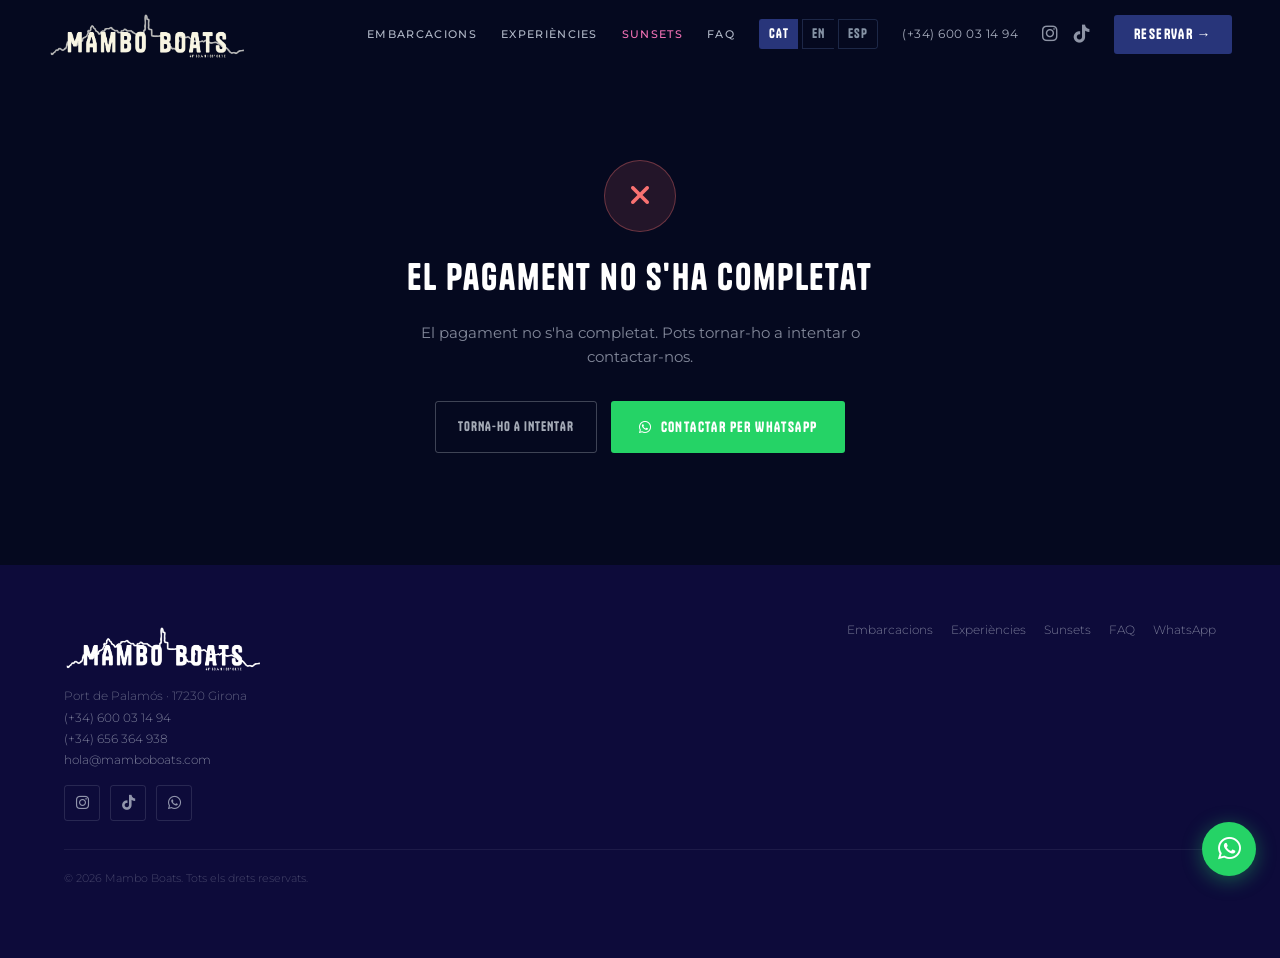
<file: reserva-ko.html>
<!DOCTYPE html>
<html lang="ca">

<head>
    <meta charset="UTF-8">
    <!-- Google tag (gtag.js) -->
    <script async src="https://www.googletagmanager.com/gtag/js?id=AW-774075966"></script>
    <script>
      window.dataLayer = window.dataLayer || [];
      function gtag(){dataLayer.push(arguments);}
      gtag('js', new Date());
      gtag('config', 'AW-774075966');
    </script>
    <meta name="viewport" content="width=device-width, initial-scale=1.0">
    <title>Pago no completado | Mambo Boats</title>
    <meta name="robots" content="noindex, follow">
    <link rel="canonical" href="https://mamboboats.com/reserva-ko.html">
    <link rel="icon" type="image/png" href="img/icon.png">
    <link rel="apple-touch-icon" href="img/icon.png">
    <meta name="theme-color" content="#05091F">

    <!-- Fonts -->
    <link rel="preconnect" href="https://fonts.googleapis.com">
    <link rel="preconnect" href="https://fonts.gstatic.com" crossorigin>
    <link href="https://fonts.googleapis.com/css2?family=Montserrat:wght@300;400;500;600&display=swap" rel="stylesheet">

    <!-- Bootstrap + FontAwesome -->
    <link href="https://cdn.jsdelivr.net/npm/bootstrap@5.3.0/dist/css/bootstrap.min.css" rel="stylesheet">
    <link href="https://cdnjs.cloudflare.com/ajax/libs/font-awesome/6.5.0/css/all.min.css" rel="stylesheet">

    <!-- CSS -->
    <link rel="stylesheet" href="style.css">
</head>

<body>

    <!-- ══ HEADER ══ -->
    <header class="custom-header" id="mainHeader">
        <nav class="navbar navbar-expand-lg">
            <div class="container-fluid px-4 px-lg-5">

                <a class="navbar-brand" href="index.html">
                    <img class="logo" src="img/logo_mambo_trans.png" alt="Mambo Boats">
                </a>

                <button class="navbar-toggler custom-toggler" type="button" data-bs-toggle="collapse"
                    data-bs-target="#mainNavbar" aria-controls="mainNavbar" aria-expanded="false"
                    aria-label="Toggle navigation">
                    <span class="navbar-toggler-icon"></span>
                </button>

                <div class="collapse navbar-collapse justify-content-end" id="mainNavbar">
                    <div class="navbar-nav align-items-center gap-3 gap-lg-4 mt-4 mt-lg-0">

                        <a class="nav-link-custom" href="index.html#barcos"
                            data-es="Barcos" data-en="Boats" data-ca="Embarcacions"></a>
                        <a class="nav-link-custom" href="index.html#experiencias"
                            data-es="Experiencias" data-en="Experiences" data-ca="Experiències"></a>
                        <a class="nav-link-custom nav-link-pink" href="index.html#sunsets">Sunsets</a>
                        <a class="nav-link-custom" href="index.html#faq">FAQ</a>

                        <div class="lang-switch d-flex gap-1">
                            <button onclick="setLang('ca')" class="lang-btn" id="btn-ca">CAT</button>
                            <button onclick="setLang('en')" class="lang-btn" id="btn-en">EN</button>
                            <button onclick="setLang('es')" class="lang-btn" id="btn-es">ESP</button>
                        </div>

                        <a href="tel:+34600031494" class="nav-phone">
                            (+34) 600 03 14 94
                        </a>

                        <div class="d-flex flex-row align-items-center gap-3">
                            <a href="https://www.instagram.com/mamboboats/" class="nav-icon" target="_blank">
                                <i class="fab fa-instagram"></i>
                            </a>
                            <a href="https://www.tiktok.com/@mamboboats" class="nav-icon" target="_blank">
                                <i class="fab fa-tiktok"></i>
                            </a>
                        </div>

                        <a href="index.html#nauticmanager" class="btn-reservar"
                            data-es="Reservar →" data-en="Book now →" data-ca="Reservar →"></a>

                    </div>
                </div>

            </div>
        </nav>
    </header>

    <!-- ══ RESULTADO ══ -->
    <section class="section-dark result-page">
        <div class="result-icon result-icon-ko"><i class="fas fa-xmark"></i></div>
        <h1 class="section-h2"
            data-es="El pago no se ha completado" data-en="The payment was not completed" data-ca="El pagament no s'ha completat">El pagament no s'ha completat</h1>
        <p class="result-desc"
            data-es="El pago no se ha completado. Puedes intentarlo de nuevo o contactarnos."
            data-en="The payment was not completed. You can try again or contact us."
            data-ca="El pagament no s'ha completat. Pots tornar-ho a intentar o contactar-nos.">El pagament no s'ha completat. Pots tornar-ho a intentar o contactar-nos.</p>
        <div class="result-actions">
            <a href="index.html#nauticmanager" class="btn-outline-cta"
                data-es="Intentar de nuevo" data-en="Try again" data-ca="Torna-ho a intentar">Torna-ho a intentar</a>
            <a href="https://wa.me/34600031494" target="_blank" class="btn-wa-hero">
                <i class="fab fa-whatsapp"></i>
                <span data-es="Contactar por WhatsApp" data-en="Contact via WhatsApp" data-ca="Contactar per WhatsApp">Contactar per WhatsApp</span>
            </a>
        </div>
    </section>

    <!-- ══ FOOTER ══ -->
    <footer class="footer">
        <div class="footer-top">
            <div class="footer-brand">
                <img src="img/logo_mambo_trans.png" alt="Mambo Boats" class="footer-logo">
                <p class="footer-address">Port de Palamós · 17230 Girona</p>
                <a href="tel:+34600031494" class="footer-contact-link">(+34) 600 03 14 94</a>
                <a href="tel:+34656364938" class="footer-contact-link">(+34) 656 364 938</a>
                <a href="mailto:hola@mamboboats.com" class="footer-contact-link">hola@mamboboats.com</a>
                <div class="footer-socials">
                    <a href="https://www.instagram.com/mamboboats/" target="_blank" class="footer-social-btn" aria-label="Instagram">
                        <i class="fab fa-instagram"></i>
                    </a>
                    <a href="https://www.tiktok.com/@mamboboats" target="_blank" class="footer-social-btn" aria-label="TikTok">
                        <i class="fab fa-tiktok"></i>
                    </a>
                    <a href="https://wa.me/34600031494" target="_blank" class="footer-social-btn" aria-label="WhatsApp">
                        <i class="fab fa-whatsapp"></i>
                    </a>
                </div>
            </div>
            <div class="footer-links">
                <a href="index.html#barcos" data-es="Barcos" data-en="Boats" data-ca="Embarcacions">Embarcacions</a>
                <a href="index.html#experiencias" data-es="Experiencias" data-en="Experiences" data-ca="Experiències">Experiències</a>
                <a href="index.html#sunsets">Sunsets</a>
                <a href="index.html#faq">FAQ</a>
                <a href="https://wa.me/34600031494" target="_blank">WhatsApp</a>
            </div>
        </div>
        <div class="footer-bottom">
            <p data-es="© 2026 Mambo Boats. Todos los derechos reservados."
                data-en="© 2026 Mambo Boats. All rights reserved."
                data-ca="© 2026 Mambo Boats. Tots els drets reservats.">© 2026 Mambo Boats. Tots els drets reservats.</p>
        </div>
    </footer>

    <!-- ══ WHATSAPP FLOAT ══ -->
    <a href="https://wa.me/34600031494" class="whatsapp-btn" target="_blank" aria-label="WhatsApp">
        <i class="fab fa-whatsapp"></i>
    </a>

    <!-- Bootstrap JS -->
    <script src="https://cdn.jsdelivr.net/npm/bootstrap@5.3.0/dist/js/bootstrap.bundle.min.js"></script>
    <script src="script.js"></script>

</body>
</html>
</file>
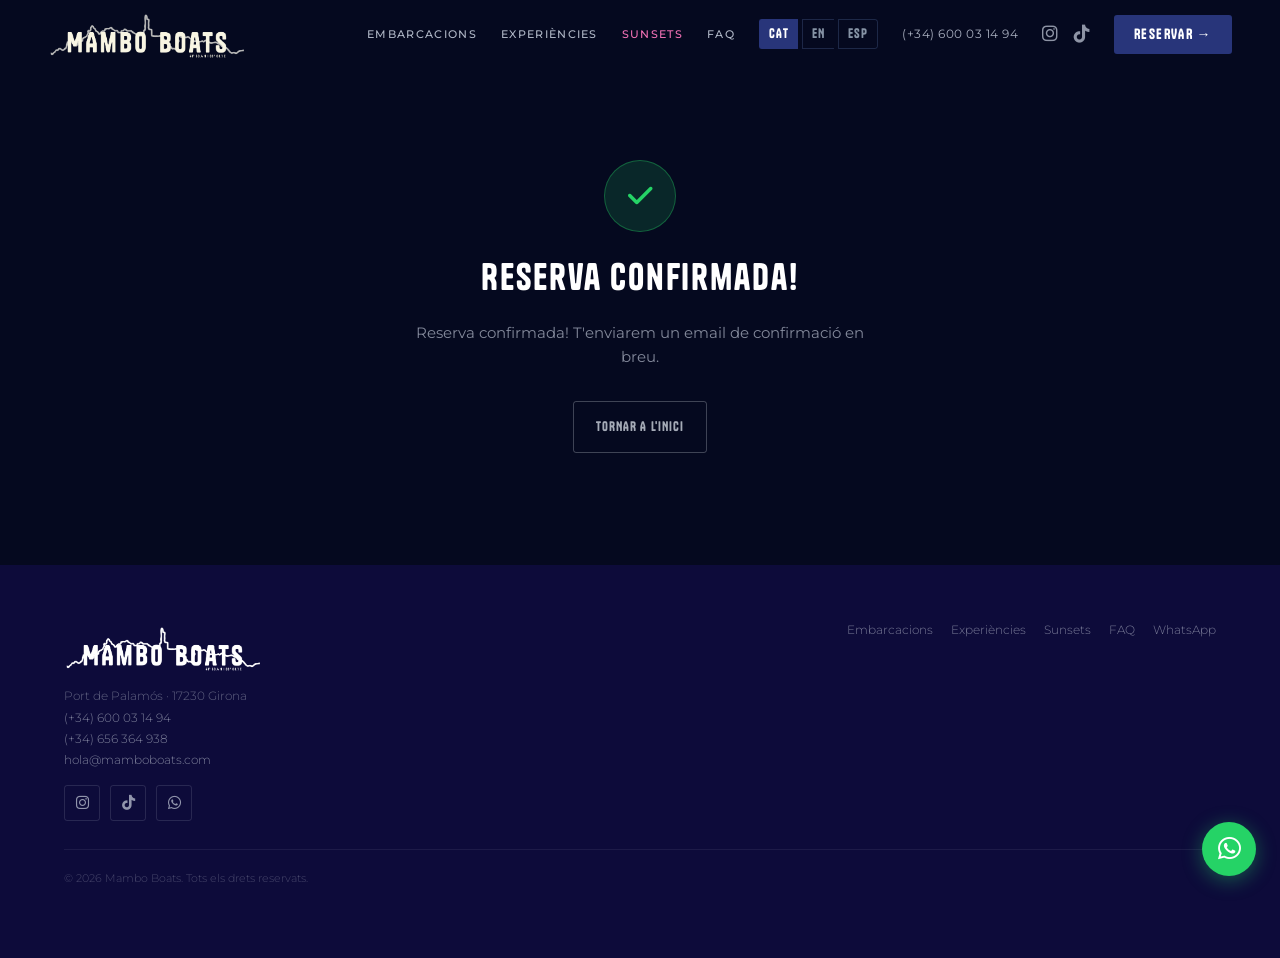
<file: reserva-ok.html>
<!DOCTYPE html>
<html lang="ca">

<head>
    <meta charset="UTF-8">
    <!-- Google tag (gtag.js) -->
    <script async src="https://www.googletagmanager.com/gtag/js?id=AW-774075966"></script>
    <script>
      window.dataLayer = window.dataLayer || [];
      function gtag(){dataLayer.push(arguments);}
      gtag('js', new Date());
      gtag('config', 'AW-774075966');
    </script>
    <meta name="viewport" content="width=device-width, initial-scale=1.0">
    <title>Reserva confirmada | Mambo Boats</title>
    <meta name="robots" content="noindex, follow">
    <link rel="canonical" href="https://mamboboats.com/reserva-ok.html">
    <link rel="icon" type="image/png" href="img/icon.png">
    <link rel="apple-touch-icon" href="img/icon.png">
    <meta name="theme-color" content="#05091F">

    <!-- Fonts -->
    <link rel="preconnect" href="https://fonts.googleapis.com">
    <link rel="preconnect" href="https://fonts.gstatic.com" crossorigin>
    <link href="https://fonts.googleapis.com/css2?family=Montserrat:wght@300;400;500;600&display=swap" rel="stylesheet">

    <!-- Bootstrap + FontAwesome -->
    <link href="https://cdn.jsdelivr.net/npm/bootstrap@5.3.0/dist/css/bootstrap.min.css" rel="stylesheet">
    <link href="https://cdnjs.cloudflare.com/ajax/libs/font-awesome/6.5.0/css/all.min.css" rel="stylesheet">

    <!-- CSS -->
    <link rel="stylesheet" href="style.css">
</head>

<body>

    <!-- ══ HEADER ══ -->
    <header class="custom-header" id="mainHeader">
        <nav class="navbar navbar-expand-lg">
            <div class="container-fluid px-4 px-lg-5">

                <a class="navbar-brand" href="index.html">
                    <img class="logo" src="img/logo_mambo_trans.png" alt="Mambo Boats">
                </a>

                <button class="navbar-toggler custom-toggler" type="button" data-bs-toggle="collapse"
                    data-bs-target="#mainNavbar" aria-controls="mainNavbar" aria-expanded="false"
                    aria-label="Toggle navigation">
                    <span class="navbar-toggler-icon"></span>
                </button>

                <div class="collapse navbar-collapse justify-content-end" id="mainNavbar">
                    <div class="navbar-nav align-items-center gap-3 gap-lg-4 mt-4 mt-lg-0">

                        <a class="nav-link-custom" href="index.html#barcos"
                            data-es="Barcos" data-en="Boats" data-ca="Embarcacions"></a>
                        <a class="nav-link-custom" href="index.html#experiencias"
                            data-es="Experiencias" data-en="Experiences" data-ca="Experiències"></a>
                        <a class="nav-link-custom nav-link-pink" href="index.html#sunsets">Sunsets</a>
                        <a class="nav-link-custom" href="index.html#faq">FAQ</a>

                        <div class="lang-switch d-flex gap-1">
                            <button onclick="setLang('ca')" class="lang-btn" id="btn-ca">CAT</button>
                            <button onclick="setLang('en')" class="lang-btn" id="btn-en">EN</button>
                            <button onclick="setLang('es')" class="lang-btn" id="btn-es">ESP</button>
                        </div>

                        <a href="tel:+34600031494" class="nav-phone">
                            (+34) 600 03 14 94
                        </a>

                        <div class="d-flex flex-row align-items-center gap-3">
                            <a href="https://www.instagram.com/mamboboats/" class="nav-icon" target="_blank">
                                <i class="fab fa-instagram"></i>
                            </a>
                            <a href="https://www.tiktok.com/@mamboboats" class="nav-icon" target="_blank">
                                <i class="fab fa-tiktok"></i>
                            </a>
                        </div>

                        <a href="index.html#nauticmanager" class="btn-reservar"
                            data-es="Reservar →" data-en="Book now →" data-ca="Reservar →"></a>

                    </div>
                </div>

            </div>
        </nav>
    </header>

    <!-- ══ RESULTADO ══ -->
    <section class="section-dark result-page">
        <div class="result-icon result-icon-ok"><i class="fas fa-check"></i></div>
        <h1 class="section-h2"
            data-es="¡Reserva confirmada!" data-en="Booking confirmed!" data-ca="Reserva confirmada!">Reserva confirmada!</h1>
        <p class="result-desc"
            data-es="¡Reserva confirmada! Te enviaremos un email de confirmación en breve."
            data-en="Booking confirmed! We'll send you a confirmation email shortly."
            data-ca="Reserva confirmada! T'enviarem un email de confirmació en breu.">Reserva confirmada! T'enviarem un email de confirmació en breu.</p>
        <a href="index.html" class="btn-outline-cta"
            data-es="Volver al inicio" data-en="Back to home" data-ca="Tornar a l'inici">Tornar a l'inici</a>
    </section>

    <!-- ══ FOOTER ══ -->
    <footer class="footer">
        <div class="footer-top">
            <div class="footer-brand">
                <img src="img/logo_mambo_trans.png" alt="Mambo Boats" class="footer-logo">
                <p class="footer-address">Port de Palamós · 17230 Girona</p>
                <a href="tel:+34600031494" class="footer-contact-link">(+34) 600 03 14 94</a>
                <a href="tel:+34656364938" class="footer-contact-link">(+34) 656 364 938</a>
                <a href="mailto:hola@mamboboats.com" class="footer-contact-link">hola@mamboboats.com</a>
                <div class="footer-socials">
                    <a href="https://www.instagram.com/mamboboats/" target="_blank" class="footer-social-btn" aria-label="Instagram">
                        <i class="fab fa-instagram"></i>
                    </a>
                    <a href="https://www.tiktok.com/@mamboboats" target="_blank" class="footer-social-btn" aria-label="TikTok">
                        <i class="fab fa-tiktok"></i>
                    </a>
                    <a href="https://wa.me/34600031494" target="_blank" class="footer-social-btn" aria-label="WhatsApp">
                        <i class="fab fa-whatsapp"></i>
                    </a>
                </div>
            </div>
            <div class="footer-links">
                <a href="index.html#barcos" data-es="Barcos" data-en="Boats" data-ca="Embarcacions">Embarcacions</a>
                <a href="index.html#experiencias" data-es="Experiencias" data-en="Experiences" data-ca="Experiències">Experiències</a>
                <a href="index.html#sunsets">Sunsets</a>
                <a href="index.html#faq">FAQ</a>
                <a href="https://wa.me/34600031494" target="_blank">WhatsApp</a>
            </div>
        </div>
        <div class="footer-bottom">
            <p data-es="© 2026 Mambo Boats. Todos los derechos reservados."
                data-en="© 2026 Mambo Boats. All rights reserved."
                data-ca="© 2026 Mambo Boats. Tots els drets reservats.">© 2026 Mambo Boats. Tots els drets reservats.</p>
        </div>
    </footer>

    <!-- ══ WHATSAPP FLOAT ══ -->
    <a href="https://wa.me/34600031494" class="whatsapp-btn" target="_blank" aria-label="WhatsApp">
        <i class="fab fa-whatsapp"></i>
    </a>

    <!-- Bootstrap JS -->
    <script src="https://cdn.jsdelivr.net/npm/bootstrap@5.3.0/dist/js/bootstrap.bundle.min.js"></script>
    <script src="script.js"></script>

</body>
</html>
</file>
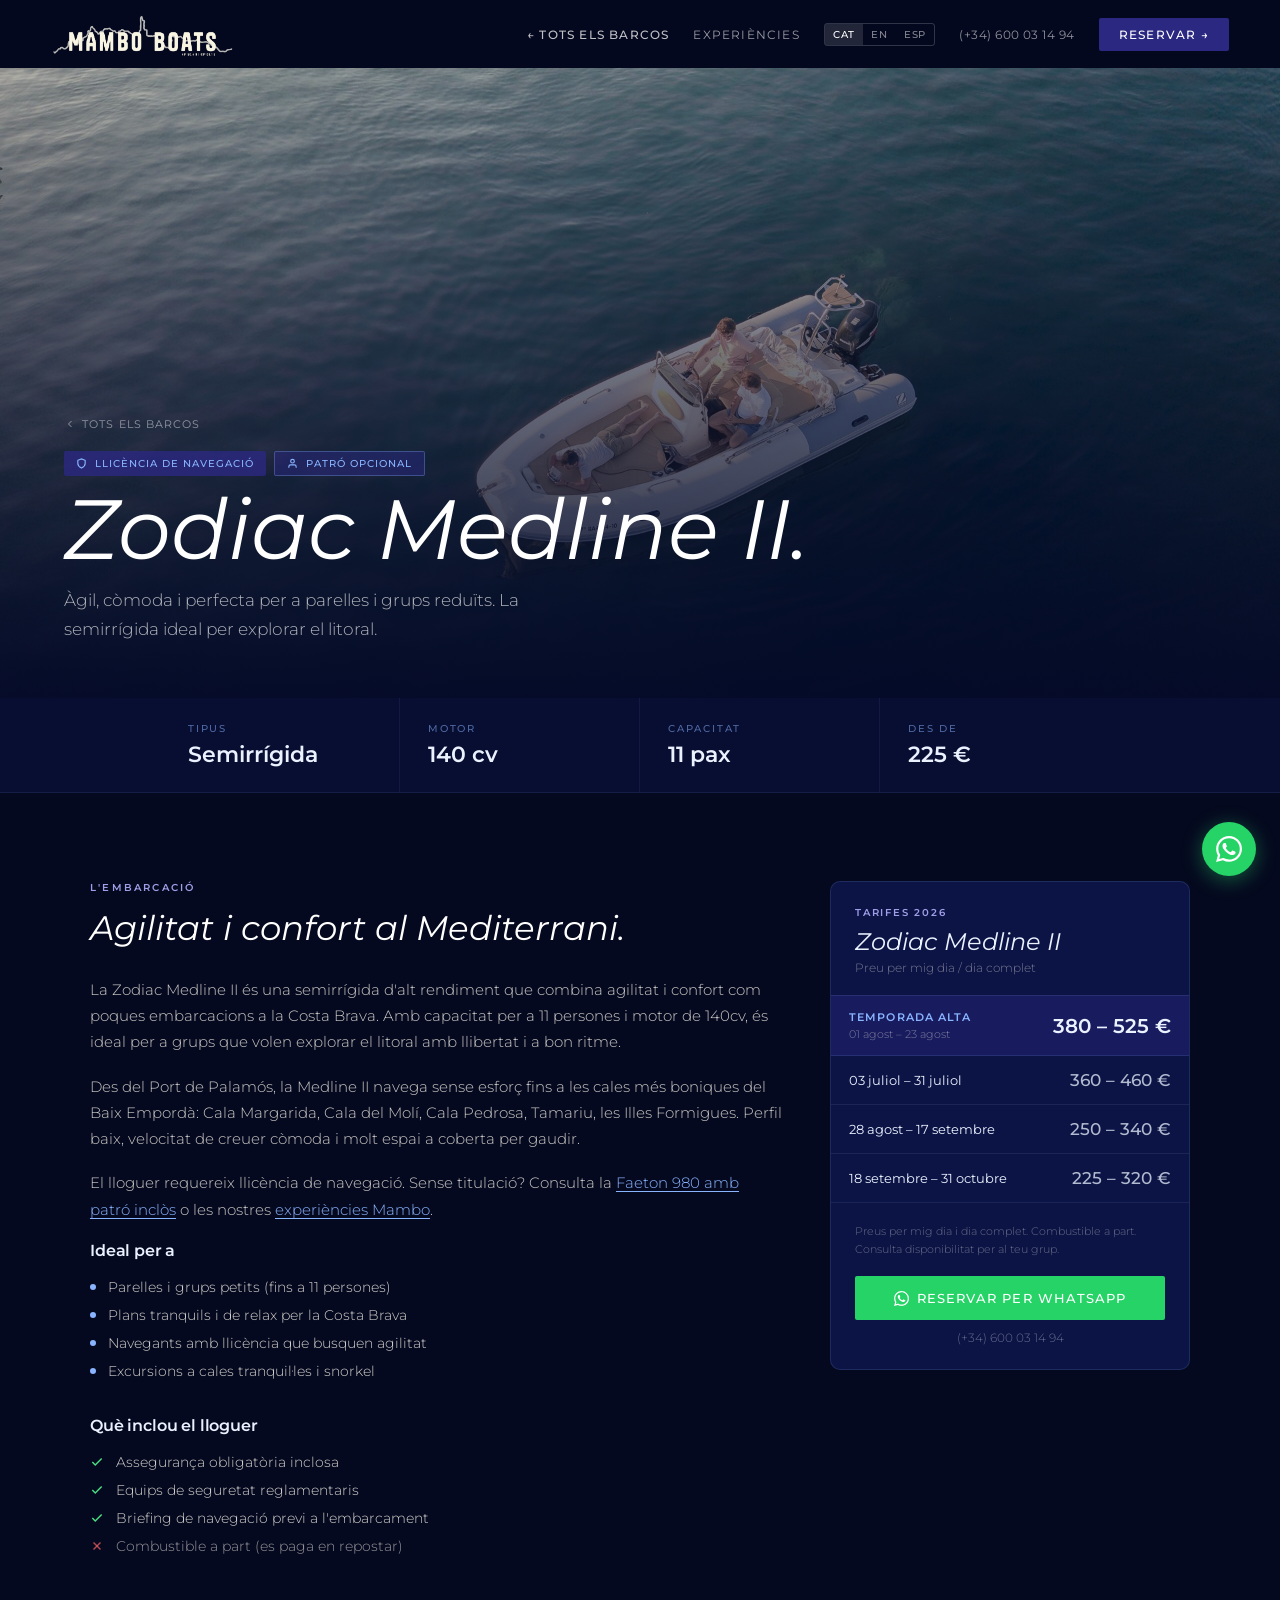
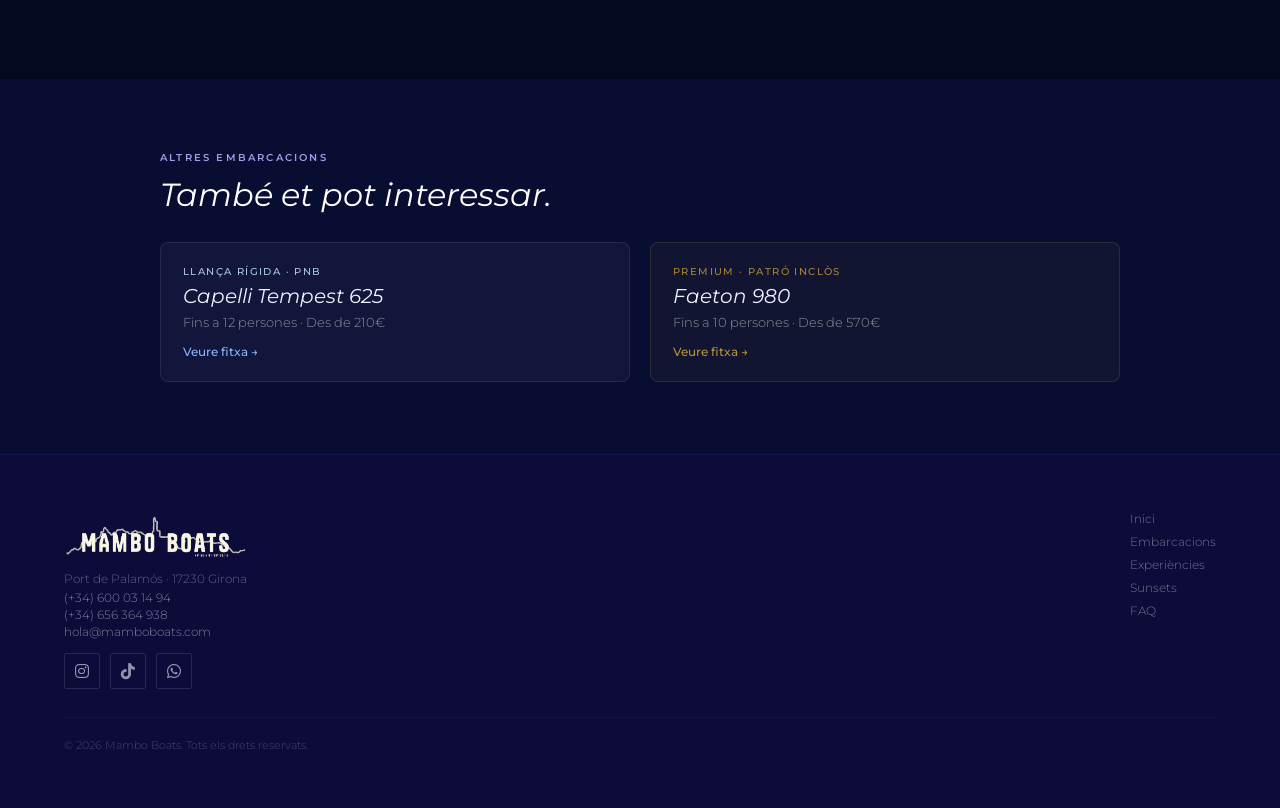
<file: zodiac-medline-ii.html>
<!DOCTYPE html>
<html lang="ca">
<head>
<meta charset="UTF-8">
<!-- Google tag (gtag.js) -->
<script async src="https://www.googletagmanager.com/gtag/js?id=AW-774075966"></script>
<script>
  window.dataLayer = window.dataLayer || [];
  function gtag(){dataLayer.push(arguments);}
  gtag('js', new Date());
  gtag('config', 'AW-774075966');
</script>
<meta name="viewport" content="width=device-width, initial-scale=1.0">
<title>Alquiler Zodiac Medline II en Palamós | Mambo Boats — Costa Brava</title>
<meta name="description" content="Alquiler Zodiac Medline II en Palamós. Semirrígida 140cv, hasta 11 personas. Licencia de navegación. Desde 225€. Costa Brava 2026. Reserva por WhatsApp.">
<meta name="keywords" content="alquiler Zodiac Medline II Palamós, alquiler semirrígida Costa Brava, alquiler zodiac Palamós, charter semirrígida Girona, alquiler barco parejas Costa Brava">
<link rel="canonical" href="https://mamboboats.com/barcos/zodiac-medline-ii">
<link rel="icon" type="image/png" href="img/icon.png">
<link rel="apple-touch-icon" href="img/icon.png">
<meta name="theme-color" content="#05091F">
<meta name="robots" content="index, follow, max-image-preview:large, max-snippet:-1, max-video-preview:-1">
<!-- Geo -->
<meta name="geo.region" content="ES-GI">
<meta name="geo.placename" content="Palamós, Girona, Costa Brava">
<meta name="geo.position" content="41.8498;3.1288">
<meta name="ICBM" content="41.8498, 3.1288">
<!-- hreflang -->
<link rel="alternate" hreflang="es" href="https://mamboboats.com/barcos/zodiac-medline-ii">
<link rel="alternate" hreflang="ca" href="https://mamboboats.com/barcos/zodiac-medline-ii">
<link rel="alternate" hreflang="en" href="https://mamboboats.com/barcos/zodiac-medline-ii">
<link rel="alternate" hreflang="x-default" href="https://mamboboats.com/barcos/zodiac-medline-ii">
<!-- Open Graph -->
<meta property="og:type" content="product">
<meta property="og:url" content="https://mamboboats.com/barcos/zodiac-medline-ii">
<meta property="og:site_name" content="Mambo Boats">
<meta property="og:title" content="Alquiler Zodiac Medline II en Palamós | Mambo Boats — Costa Brava">
<meta property="og:description" content="Semirrígida 140cv, hasta 11 personas. Licencia de navegación. Desde 225€. Port de Palamós, Costa Brava 2026.">
<meta property="og:image" content="https://mamboboats.com/uploads/DJI_20260522195430_0716_D_1.jpg">
<meta property="og:image:width" content="1200">
<meta property="og:image:height" content="630">
<meta property="og:image:alt" content="Zodiac Medline II — alquiler de semirrígida en Palamós, Costa Brava">
<meta property="og:locale" content="es_ES">
<meta property="og:locale:alternate" content="ca_ES">
<meta property="og:locale:alternate" content="en_GB">
<!-- Twitter Card -->
<meta name="twitter:card" content="summary_large_image">
<meta name="twitter:title" content="Alquiler Zodiac Medline II en Palamós | Mambo Boats">
<meta name="twitter:description" content="Semirrígida 140cv, hasta 11 personas. Desde 225€. Costa Brava 2026. Reserva por WhatsApp.">
<meta name="twitter:image" content="https://mamboboats.com/uploads/DJI_20260522195430_0716_D_1.jpg">
<!-- Structured Data -->
<script type="application/ld+json">
{
  "@context": "https://schema.org",
  "@graph": [
    {
      "@type": "WebPage",
      "@id": "https://mamboboats.com/barcos/zodiac-medline-ii#webpage",
      "url": "https://mamboboats.com/barcos/zodiac-medline-ii",
      "name": "Alquiler Zodiac Medline II en Palamós | Mambo Boats",
      "description": "Alquiler de semirrígida Zodiac Medline II en Palamós, Costa Brava. 140cv, hasta 11 personas. Desde 225€.",
      "inLanguage": "es",
      "breadcrumb": { "@id": "https://mamboboats.com/barcos/zodiac-medline-ii#breadcrumb" }
    },
    {
      "@type": "BreadcrumbList",
      "@id": "https://mamboboats.com/barcos/zodiac-medline-ii#breadcrumb",
      "itemListElement": [
        { "@type": "ListItem", "position": 1, "name": "Mambo Boats", "item": "https://mamboboats.com/" },
        { "@type": "ListItem", "position": 2, "name": "Barcos", "item": "https://mamboboats.com/#barcos" },
        { "@type": "ListItem", "position": 3, "name": "Zodiac Medline II" }
      ]
    },
    {
      "@type": "Product",
      "@id": "https://mamboboats.com/barcos/zodiac-medline-ii#product",
      "name": "Alquiler Zodiac Medline II — Palamós, Costa Brava",
      "description": "Alquiler de semirrígida Zodiac Medline II en Palamós, Costa Brava. Motor 140cv, hasta 11 personas. Requiere licencia de navegación.",
      "image": ["https://mamboboats.com/uploads/DJI_20260522195430_0716_D_1.jpg"],
      "brand": { "@type": "Brand", "name": "Zodiac" },
      "model": "Medline II",
      "additionalProperty": [
        { "@type": "PropertyValue", "name": "Motor", "value": "140 cv" },
        { "@type": "PropertyValue", "name": "Capacidad máxima", "value": "11 personas" },
        { "@type": "PropertyValue", "name": "Titulación requerida", "value": "Licencia de navegación" },
        { "@type": "PropertyValue", "name": "Tipo", "value": "Semirrígida" },
        { "@type": "PropertyValue", "name": "Puerto base", "value": "Port de Palamós, Girona" }
      ],
      "offers": {
        "@type": "AggregateOffer",
        "priceCurrency": "EUR",
        "lowPrice": "225",
        "highPrice": "525",
        "availability": "https://schema.org/InStock",
        "seller": { "@id": "https://mamboboats.com/#business" }
      },
      "provider": { "@id": "https://mamboboats.com/#business" }
    }
  ]
}
</script>
<link rel="preconnect" href="https://fonts.googleapis.com">
<link rel="preconnect" href="https://fonts.gstatic.com" crossorigin>
<link href="https://fonts.googleapis.com/css2?family=Montserrat:wght@300;400;500;600;700&display=swap" rel="stylesheet">
<link href="https://cdnjs.cloudflare.com/ajax/libs/font-awesome/6.5.0/css/all.min.css" rel="stylesheet">
<style>
*,*::before,*::after{margin:0;padding:0;box-sizing:border-box}
html{scroll-behavior:smooth}
body{-webkit-font-smoothing:antialiased;overflow-x:hidden;background:#05091F;font-family:'Montserrat',system-ui,sans-serif;color:#EAF1FF}
a{text-decoration:none;color:inherit}
button{cursor:pointer;border:none;background:none;font-family:inherit}
::-webkit-scrollbar{width:3px}
::-webkit-scrollbar-thumb{background:#89B4FF}
@keyframes fadeUp{from{opacity:0;transform:translateY(20px)}to{opacity:1;transform:translateY(0)}}
@keyframes fadeIn{from{opacity:0}to{opacity:1}}
.bh{position:fixed;top:0;left:0;right:0;z-index:100;height:68px;display:flex;align-items:center;justify-content:space-between;padding:0 clamp(16px,4vw,52px);transition:background .35s,box-shadow .35s;background:rgba(5,9,31,.5);backdrop-filter:blur(20px);-webkit-backdrop-filter:blur(20px)}
.bh.scrolled{background:rgba(5,9,31,.97);box-shadow:0 1px 0 rgba(137,180,255,.08)}
.bh-brand{display:flex;align-items:center;gap:10px;flex-shrink:0}
.bh-logo{height:48px;width:auto;display:block}
.bh-brand-name{font-size:13px;font-weight:500;letter-spacing:.12em;text-transform:uppercase;color:rgba(234,241,255,.92);white-space:nowrap}
.bh-desktop{display:flex;align-items:center;gap:24px}
.bh-link{font-size:12px;font-weight:400;letter-spacing:.1em;text-transform:uppercase;color:rgba(255,255,255,.6);transition:color .2s}
.bh-link:hover,.bh-link-back:hover{color:#fff}
.bh-link-back{font-size:12px;font-weight:500;letter-spacing:.1em;text-transform:uppercase;color:rgba(255,255,255,.75);transition:color .2s}
.lang-switch{display:flex;border:1px solid rgba(255,255,255,.18);border-radius:3px;overflow:hidden}
.lang-btn{font-size:10px;font-weight:500;letter-spacing:.08em;padding:4px 8px;background:transparent;color:rgba(255,255,255,.5);transition:all .2s}
.lang-btn.active,.lang-btn:hover{background:rgba(255,255,255,.12);color:#fff}
.bh-phone{font-size:12px;font-weight:400;color:rgba(255,255,255,.55);letter-spacing:.04em;white-space:nowrap;transition:color .2s}
.bh-phone:hover{color:rgba(255,255,255,.9)}
.btn-bh-cta{font-size:12px;font-weight:500;letter-spacing:.1em;text-transform:uppercase;color:#fff;background:#2B2882;padding:9px 20px;border-radius:2px;transition:background .2s;white-space:nowrap}
.btn-bh-cta:hover{background:#1E1A6E}
.bh-hamburger{display:none;flex-direction:column;gap:5px;width:44px;height:44px;align-items:center;justify-content:center;padding:0}
.bh-hamburger span{display:block;height:1.5px;background:rgba(255,255,255,.85);border-radius:1px}
.bh-hamburger span:nth-child(1),.bh-hamburger span:nth-child(3){width:20px}
.bh-hamburger span:nth-child(2){width:14px}
.mob-menu{display:none;position:fixed;inset:0;z-index:200;background:#171780;flex-direction:column;align-items:center;justify-content:center;gap:20px;animation:fadeIn .22s ease}
.mob-menu.open{display:flex}
.mob-close{position:absolute;top:20px;right:20px;color:rgba(234,241,248,.55);font-size:22px;width:44px;height:44px;display:flex;align-items:center;justify-content:center;background:none;border:none;cursor:pointer}
.mob-close:hover{color:#EAF1F8}
.mob-lang{display:flex;border:1px solid rgba(234,241,248,.2);border-radius:3px;overflow:hidden;margin-bottom:8px}
.mob-lang-btn{font-size:11px;font-weight:500;letter-spacing:.1em;padding:8px 18px;background:transparent;color:rgba(255,255,255,.5);border:none;cursor:pointer;transition:all .2s}
.mob-lang-btn.active,.mob-lang-btn:hover{background:rgba(255,255,255,.12);color:#fff}
.mob-link{font-size:34px;font-weight:300;font-style:italic;color:#EAF1F8}
.mob-link:hover{opacity:.7}
.mob-cta{font-size:13px;font-weight:500;letter-spacing:.1em;text-transform:uppercase;color:#1A2255;background:#25D366;padding:13px 32px;border-radius:2px;margin-top:8px}
.mob-phone{font-size:14px;font-weight:300;color:rgba(234,241,248,.35)}
.boat-hero{position:relative;height:70vh;min-height:460px;overflow:hidden;display:flex;align-items:flex-end;margin-top:68px}
.boat-hero-img{position:absolute;inset:0;width:100%;height:100%;object-fit:cover;object-position:60% 45%;display:block}
.boat-hero-overlay{position:absolute;inset:0;background:linear-gradient(to bottom,rgba(4,10,40,.1) 0%,rgba(4,10,40,.52) 45%,rgba(4,10,40,.97) 100%)}
.boat-hero-content{position:relative;z-index:2;width:100%;padding:0 clamp(20px,5vw,80px) clamp(40px,6vh,64px)}
.back-link{display:inline-flex;align-items:center;gap:6px;font-size:11px;font-weight:400;letter-spacing:.1em;text-transform:uppercase;color:rgba(255,255,255,.5);margin-bottom:20px;transition:color .2s;animation:fadeUp .6s .1s both}
.back-link:hover{color:rgba(255,255,255,.85)}
.hero-badges{display:flex;flex-wrap:wrap;gap:8px;margin-bottom:14px;animation:fadeUp .7s .2s both}
.hero-badge{display:inline-flex;align-items:center;gap:8px;background:rgba(43,40,130,.8);backdrop-filter:blur(6px);padding:5px 12px;border-radius:2px;font-size:10px;font-weight:500;letter-spacing:.1em;text-transform:uppercase;color:#89B4FF}
.hero-badge-outline{display:inline-flex;align-items:center;gap:8px;background:rgba(43,40,130,.5);backdrop-filter:blur(6px);border:1px solid rgba(137,180,255,.3);padding:5px 12px;border-radius:2px;font-size:10px;font-weight:500;letter-spacing:.1em;text-transform:uppercase;color:#89B4FF}
.boat-h1{font-size:clamp(42px,7vw,84px);font-weight:400;font-style:italic;color:#fff;line-height:.95;margin-bottom:16px;animation:fadeUp .8s .3s both}
.boat-hero-sub{font-size:clamp(14px,1.5vw,17px);font-weight:300;color:rgba(255,255,255,.68);max-width:480px;line-height:1.7;animation:fadeUp .8s .45s both;text-wrap:pretty}
.specs-strip{background:#080D32;border-bottom:1px solid rgba(137,180,255,.1)}
.specs-inner{display:grid;grid-template-columns:repeat(4,1fr);max-width:960px;margin:0 auto}
.spec-box{padding:24px 28px;border-right:1px solid rgba(137,180,255,.08)}
.spec-box:last-child{border-right:none}
.spec-label{font-size:10px;font-weight:500;letter-spacing:.18em;text-transform:uppercase;color:rgba(137,180,255,.55);margin-bottom:6px}
.spec-value{font-size:22px;font-weight:600;color:#EAF1FF}
.boat-section{padding:clamp(56px,7vw,88px) clamp(20px,5vw,80px);background:#05091F}
.boat-main-grid{display:grid;grid-template-columns:1fr 360px;gap:48px;align-items:start;max-width:1100px;margin:0 auto}
.content-label{font-size:10px;font-weight:600;letter-spacing:.22em;text-transform:uppercase;color:#A09EE8;margin-bottom:14px}
.content-h2{font-size:clamp(22px,3vw,34px);font-weight:400;font-style:italic;color:#fff;line-height:1.2;margin-bottom:28px}
.content-p{font-size:15px;font-weight:300;color:rgba(248,244,236,.82);line-height:1.75;margin-bottom:18px;text-wrap:pretty}
.content-p a{color:#89B4FF;text-decoration:underline;text-underline-offset:3px}
.content-h3{font-size:16px;font-weight:600;color:#EAF1FF;margin-bottom:18px;letter-spacing:-.01em}
.bullet-list{display:flex;flex-direction:column;gap:10px;margin-bottom:36px;list-style:none}
.bullet-item{display:flex;align-items:center;gap:12px}
.bullet-dot{width:6px;height:6px;border-radius:50%;background:#89B4FF;flex-shrink:0}
.bullet-text,.check-text{font-size:14px;font-weight:300;color:rgba(248,244,236,.85)}
.check-text-no{font-size:14px;font-weight:300;color:rgba(248,244,236,.6)}
.check-list{display:flex;flex-direction:column;gap:10px;margin-bottom:36px;list-style:none}
.check-item{display:flex;align-items:center;gap:12px}
.pricing-card{position:sticky;top:84px}
.pricing-box{background:#0C1445;border:1px solid rgba(137,180,255,.14);border-radius:10px;overflow:hidden}
.pricing-header{padding:24px 24px 0}
.pricing-label{font-size:10px;font-weight:600;letter-spacing:.18em;text-transform:uppercase;color:#A09EE8;margin-bottom:8px}
.pricing-h3{font-size:24px;font-weight:400;font-style:italic;color:#EAF1FF;margin-bottom:4px}
.pricing-sub{font-size:12px;font-weight:300;color:rgba(248,244,236,.45);margin-bottom:20px}
.pricing-high{background:rgba(43,40,130,.4);border-top:1px solid rgba(137,180,255,.12);border-bottom:1px solid rgba(137,180,255,.12)}
.tariff-row{display:flex;align-items:center;justify-content:space-between;padding:14px 18px;border-bottom:1px solid rgba(220,240,255,.08)}
.tariff-row:last-child{border-bottom:none}
.tariff-season{font-size:11px;font-weight:600;letter-spacing:.1em;text-transform:uppercase;color:#89B4FF;margin-bottom:3px}
.tariff-dates{font-size:11px;font-weight:300;color:rgba(248,244,236,.45)}
.tariff-price-big{font-size:20px;font-weight:600;color:#EAF1FF;white-space:nowrap}
.tariff-date-text{font-size:13px;font-weight:400;color:#EAF1FF}
.tariff-price-sm{font-size:17px;font-weight:500;color:rgba(234,241,255,.75);white-space:nowrap}
.pricing-footer{padding:20px 24px 24px;border-top:1px solid rgba(137,180,255,.1)}
.pricing-note{font-size:11px;font-weight:300;color:rgba(248,244,236,.38);line-height:1.6;margin-bottom:18px;text-wrap:pretty}
.btn-wa-pricing{display:flex;align-items:center;justify-content:center;gap:8px;font-size:13px;font-weight:500;letter-spacing:.08em;text-transform:uppercase;color:#fff;background:#25D366;padding:14px 20px;border-radius:2px;margin-bottom:10px;transition:background .2s}
.btn-wa-pricing:hover{background:#1DB954}
.pricing-phone{display:flex;align-items:center;justify-content:center;gap:6px;font-size:12px;font-weight:300;color:rgba(234,241,248,.4);transition:color .2s}
.pricing-phone:hover{color:rgba(234,241,248,.85)}
.other-section{padding:clamp(48px,6vw,72px) clamp(20px,5vw,80px);background:#080D32}
.other-inner{max-width:960px;margin:0 auto}
.other-label{font-size:10px;font-weight:600;letter-spacing:.22em;text-transform:uppercase;color:#A09EE8;margin-bottom:12px}
.other-h2{font-size:clamp(22px,3vw,32px);font-weight:400;font-style:italic;color:#fff;line-height:1.2;margin-bottom:28px}
.other-grid{display:grid;grid-template-columns:1fr 1fr;gap:20px}
.other-card{background:rgba(255,255,255,.04);border:1px solid rgba(137,180,255,.12);border-radius:8px;padding:22px;display:flex;flex-direction:column;gap:6px;transition:border-color .2s}
.other-card:hover{border-color:rgba(137,180,255,.35)}
.other-card-gold{background:rgba(212,167,60,.05);border:1px solid rgba(212,167,60,.15);border-radius:8px;padding:22px;display:flex;flex-direction:column;gap:6px;transition:border-color .2s}
.other-card-gold:hover{border-color:rgba(212,167,60,.4)}
.other-type{font-size:10px;font-weight:500;letter-spacing:.14em;text-transform:uppercase;color:#A8C8DC}
.other-type-gold{font-size:10px;font-weight:500;letter-spacing:.14em;text-transform:uppercase;color:rgba(212,167,60,.75)}
.other-name{font-size:20px;font-weight:400;font-style:italic;color:#EAF1FF}
.other-info{font-size:13px;font-weight:300;color:rgba(248,244,236,.55)}
.other-cta{font-size:12px;font-weight:500;color:#89B4FF;margin-top:8px}
.other-cta-gold{font-size:12px;font-weight:500;color:rgba(212,167,60,.85);margin-top:8px}
.boat-footer{background:#0D0B3A;padding:clamp(36px,5vw,56px) clamp(20px,5vw,80px);border-top:1px solid rgba(137,180,255,.06)}
.footer-top{display:flex;flex-wrap:wrap;gap:32px;align-items:flex-start;justify-content:space-between;margin-bottom:28px}
.footer-logo{height:48px;width:auto;display:block;margin-bottom:12px}
.footer-address{font-size:12px;font-weight:300;color:rgba(234,241,248,.38);margin-bottom:4px}
.footer-contact{font-size:12px;font-weight:300;color:rgba(234,241,248,.5);display:block;margin-top:2px;transition:color .2s}
.footer-contact:hover{color:rgba(234,241,248,.85)}
.footer-socials{display:flex;gap:10px;margin-top:14px}
.footer-social-btn{width:36px;height:36px;border:1px solid rgba(234,241,248,.12);border-radius:2px;display:flex;align-items:center;justify-content:center;font-size:16px;color:rgba(234,241,248,.6);transition:border-color .2s,background .2s}
.footer-social-btn:hover{border-color:rgba(234,241,248,.4);background:rgba(234,241,248,.06)}
.footer-links{display:flex;flex-direction:column;gap:8px}
.footer-link{font-size:12px;font-weight:300;color:rgba(234,241,248,.45);transition:color .2s}
.footer-link:hover{color:rgba(234,241,248,.85)}
.footer-bottom{border-top:1px solid rgba(137,180,255,.06);padding-top:20px;font-size:11px;font-weight:300;color:rgba(234,241,248,.25)}
.wa-float{position:fixed;bottom:24px;right:24px;z-index:90;width:54px;height:54px;background:#25D366;border-radius:50%;display:flex;align-items:center;justify-content:center;box-shadow:0 4px 20px rgba(37,211,102,.4);transition:transform .2s}
.wa-float:hover{transform:translateY(-2px)}
@media(max-width:1024px){.boat-main-grid{grid-template-columns:1fr}.pricing-card{position:static}}
@media(max-width:768px){.bh-desktop{display:none}.bh-hamburger{display:flex}}
@media(max-width:600px){.specs-inner{grid-template-columns:1fr 1fr}.other-grid{grid-template-columns:1fr}.spec-box{padding:16px 18px}}
</style>
</head>
<body>

<header class="bh" id="boatHeader">
  <a href="index.html" class="bh-brand">
    <img class="bh-logo" src="img/logo_mambo_trans.png" alt="Mambo Boats">
  </a>
  <nav class="bh-desktop">
    <a class="bh-link-back" href="index.html#barcos"
      data-es="← Todos los barcos" data-en="← All boats" data-ca="← Tots els barcos">← Tots els barcos</a>
    <a class="bh-link" href="index.html#experiencias"
      data-es="Experiencias" data-en="Experiences" data-ca="Experiències">Experiències</a>
    <div class="lang-switch">
      <button onclick="setLang('ca')" class="lang-btn" data-lang-btn="ca">CAT</button>
      <button onclick="setLang('en')" class="lang-btn" data-lang-btn="en">EN</button>
      <button onclick="setLang('es')" class="lang-btn" data-lang-btn="es">ESP</button>
    </div>
    <a href="tel:+34600031494" class="bh-phone">(+34) 600 03 14 94</a>
    <a href="https://wa.me/34600031494?text=Hola%2C+vull+informaci%C3%B3+sobre+la+Zodiac+Medline+II." class="btn-bh-cta" target="_blank"
      data-es="Reservar →" data-en="Book now →" data-ca="Reservar →">Reservar →</a>
  </nav>
  <button class="bh-hamburger" onclick="toggleMobMenu()" aria-label="Menú">
    <span></span><span></span><span></span>
  </button>
</header>

<div class="mob-menu" id="mobMenu">
  <button class="mob-close" onclick="toggleMobMenu()">✕</button>
  <div class="mob-lang">
    <button onclick="setLang('ca')" class="mob-lang-btn" data-lang-btn="ca">CAT</button>
    <button onclick="setLang('en')" class="mob-lang-btn" data-lang-btn="en">EN</button>
    <button onclick="setLang('es')" class="mob-lang-btn" data-lang-btn="es">ESP</button>
  </div>
  <a href="index.html#barcos" class="mob-link" onclick="toggleMobMenu()"
    data-es="← Todos los barcos" data-en="← All boats" data-ca="← Tots els barcos">← Tots els barcos</a>
  <a href="index.html#experiencias" class="mob-link" onclick="toggleMobMenu()"
    data-es="Experiencias" data-en="Experiences" data-ca="Experiències">Experiències</a>
  <a href="https://wa.me/34600031494?text=Hola%2C+vull+informaci%C3%B3+sobre+la+Zodiac+Medline+II." class="mob-cta" target="_blank"
    data-es="Reservar por WhatsApp" data-en="Book via WhatsApp" data-ca="Reservar per WhatsApp">Reservar per WhatsApp</a>
  <a href="tel:+34600031494" class="mob-phone">(+34) 600 03 14 94</a>
</div>

<section class="boat-hero">
  <img class="boat-hero-img" src="uploads/DJI_20260522195430_0716_D_1.jpg"
    alt="Zodiac Medline II — Alquiler semirrígida Palamós Costa Brava" fetchpriority="high">
  <div class="boat-hero-overlay"></div>
  <div class="boat-hero-content">
    <a href="index.html#barcos" class="back-link">
      <svg width="12" height="12" viewBox="0 0 24 24" fill="none" stroke="currentColor" stroke-width="2"><polyline points="15 18 9 12 15 6"></polyline></svg>
      <span data-es="Todos los barcos" data-en="All boats" data-ca="Tots els barcos">Tots els barcos</span>
    </a>
    <div class="hero-badges">
      <div class="hero-badge">
        <svg width="11" height="11" viewBox="0 0 24 24" fill="none" stroke="currentColor" stroke-width="2.5"><path d="M12 22s8-4 8-10V5l-8-3-8 3v7c0 6 8 10 8 10z"></path></svg>
        <span data-es="Licencia de navegación" data-en="Navigation licence" data-ca="Llicència de navegació">Llicència de navegació</span>
      </div>
      <div class="hero-badge-outline">
        <svg width="11" height="11" viewBox="0 0 24 24" fill="none" stroke="currentColor" stroke-width="2.5"><path d="M20 21v-2a4 4 0 00-4-4H8a4 4 0 00-4 4v2"></path><circle cx="12" cy="7" r="4"></circle></svg>
        <span data-es="Patrón opcional" data-en="Skipper optional" data-ca="Patró opcional">Patró opcional</span>
      </div>
    </div>
    <h1 class="boat-h1">Zodiac Medline II.</h1>
    <p class="boat-hero-sub"
      data-es="Ágil, cómoda y perfecta para parejas y grupos reducidos. La semirrígida ideal para explorar el litoral."
      data-en="Agile, comfortable and perfect for couples and small groups. The ideal RIB for exploring the coast."
      data-ca="Àgil, còmoda i perfecta per a parelles i grups reduïts. La semirrígida ideal per explorar el litoral.">Àgil, còmoda i perfecta per a parelles i grups reduïts. La semirrígida ideal per explorar el litoral.</p>
  </div>
</section>

<div class="specs-strip">
  <div class="specs-inner">
    <div class="spec-box">
      <p class="spec-label" data-es="Tipo" data-en="Type" data-ca="Tipus">Tipus</p>
      <p class="spec-value" data-es="Semirrígida" data-en="RIB" data-ca="Semirrígida">Semirrígida</p>
    </div>
    <div class="spec-box">
      <p class="spec-label" data-es="Motor" data-en="Engine" data-ca="Motor">Motor</p>
      <p class="spec-value">140 cv</p>
    </div>
    <div class="spec-box">
      <p class="spec-label" data-es="Capacidad" data-en="Capacity" data-ca="Capacitat">Capacitat</p>
      <p class="spec-value">11 pax</p>
    </div>
    <div class="spec-box">
      <p class="spec-label" data-es="Desde" data-en="From" data-ca="Des de">Des de</p>
      <p class="spec-value">225 €</p>
    </div>
  </div>
</div>

<section class="boat-section">
  <div class="boat-main-grid">
    <div>
      <p class="content-label" data-es="El barco" data-en="The boat" data-ca="L'embarcació">L'embarcació</p>
      <h2 class="content-h2"
        data-es="Agilidad y confort en el Mediterráneo."
        data-en="Agility and comfort on the Mediterranean."
        data-ca="Agilitat i confort al Mediterrani.">Agilitat i confort al Mediterrani.</h2>

      <p class="content-p"
        data-es="La Zodiac Medline II es una semirrígida de alto rendimiento que combina agilidad y confort como pocas embarcaciones en la Costa Brava. Con capacidad para 11 personas y motor de 140cv, es ideal para grupos que quieren explorar el litoral con libertad y a buen ritmo."
        data-en="The Zodiac Medline II is a high-performance RIB that combines agility and comfort like few other vessels on the Costa Brava. With capacity for 11 people and a 140hp engine, it's ideal for groups wanting to explore the coastline freely and at a good pace."
        data-ca="La Zodiac Medline II és una semirrígida d'alt rendiment que combina agilitat i confort com poques embarcacions a la Costa Brava. Amb capacitat per a 11 persones i motor de 140cv, és ideal per a grups que volen explorar el litoral amb llibertat i a bon ritme.">La Zodiac Medline II és una semirrígida d'alt rendiment que combina agilitat i confort com poques embarcacions a la Costa Brava. Amb capacitat per a 11 persones i motor de 140cv, és ideal per a grups que volen explorar el litoral amb llibertat i a bon ritme.</p>

      <p class="content-p"
        data-es="Desde el Port de Palamós, la Medline II navega sin esfuerzo hasta las calas más bonitas del Baix Empordà: Cala Margarida, Cala del Molí, Cala Pedrosa, Tamariu, les Illes Formigues. Perfil bajo, velocidad de crucero cómoda y mucho espacio en cubierta para disfrutar."
        data-en="From the Port of Palamós, the Medline II cruises effortlessly to the most beautiful coves of the Baix Empordà: Cala Margarida, Cala del Molí, Cala Pedrosa, Tamariu, Illes Formigues. Low profile, comfortable cruising speed and plenty of deck space to enjoy."
        data-ca="Des del Port de Palamós, la Medline II navega sense esforç fins a les cales més boniques del Baix Empordà: Cala Margarida, Cala del Molí, Cala Pedrosa, Tamariu, les Illes Formigues. Perfil baix, velocitat de creuer còmoda i molt espai a coberta per gaudir.">Des del Port de Palamós, la Medline II navega sense esforç fins a les cales més boniques del Baix Empordà: Cala Margarida, Cala del Molí, Cala Pedrosa, Tamariu, les Illes Formigues. Perfil baix, velocitat de creuer còmoda i molt espai a coberta per gaudir.</p>

      <p class="content-p" data-lang="ca">El lloguer requereix llicència de navegació. Sense titulació? Consulta la <a href="faeton-980.html">Faeton 980 amb patró inclòs</a> o les nostres <a href="index.html#experiencias">experiències Mambo</a>.</p>
      <p class="content-p" data-lang="es" hidden>El alquiler requiere licencia de navegación. ¿Sin titulación? Consulta la <a href="faeton-980.html">Faeton 980 con patrón incluido</a> o nuestras <a href="index.html#experiencias">experiencias Mambo</a>.</p>
      <p class="content-p" data-lang="en" hidden>A navigation licence is required. No licence? Check out the <a href="faeton-980.html">Faeton 980 with skipper included</a> or our <a href="index.html#experiencias">Mambo experiences</a>.</p>

      <h3 class="content-h3" data-es="Ideal para" data-en="Ideal for" data-ca="Ideal per a">Ideal per a</h3>
      <ul class="bullet-list">
        <li class="bullet-item"><span class="bullet-dot"></span><span class="bullet-text" data-es="Parejas y grupos pequeños (hasta 11 personas)" data-en="Couples and small groups (up to 11 people)" data-ca="Parelles i grups petits (fins a 11 persones)">Parelles i grups petits (fins a 11 persones)</span></li>
        <li class="bullet-item"><span class="bullet-dot"></span><span class="bullet-text" data-es="Planes tranquilos y de relax por la Costa Brava" data-en="Relaxed and leisurely trips along the Costa Brava" data-ca="Plans tranquils i de relax per la Costa Brava">Plans tranquils i de relax per la Costa Brava</span></li>
        <li class="bullet-item"><span class="bullet-dot"></span><span class="bullet-text" data-es="Navegantes con licencia que buscan agilidad" data-en="Licensed sailors looking for agility" data-ca="Navegants amb llicència que busquen agilitat">Navegants amb llicència que busquen agilitat</span></li>
        <li class="bullet-item"><span class="bullet-dot"></span><span class="bullet-text" data-es="Excursiones a calas tranquilas y snorkel" data-en="Trips to quiet coves and snorkelling spots" data-ca="Excursions a cales tranquil·les i snorkel">Excursions a cales tranquil·les i snorkel</span></li>
      </ul>

      <h3 class="content-h3" data-es="Qué incluye el alquiler" data-en="What's included" data-ca="Què inclou el lloguer">Què inclou el lloguer</h3>
      <ul class="check-list">
        <li class="check-item"><svg width="14" height="14" viewBox="0 0 24 24" fill="none" stroke="#4ADE80" stroke-width="2.5"><polyline points="20 6 9 17 4 12"></polyline></svg><span class="check-text" data-es="Seguro obligatorio incluido" data-en="Mandatory insurance included" data-ca="Assegurança obligatòria inclosa">Assegurança obligatòria inclosa</span></li>
        <li class="check-item"><svg width="14" height="14" viewBox="0 0 24 24" fill="none" stroke="#4ADE80" stroke-width="2.5"><polyline points="20 6 9 17 4 12"></polyline></svg><span class="check-text" data-es="Equipos de seguridad reglamentarios" data-en="Regulation safety equipment" data-ca="Equips de seguretat reglamentaris">Equips de seguretat reglamentaris</span></li>
        <li class="check-item"><svg width="14" height="14" viewBox="0 0 24 24" fill="none" stroke="#4ADE80" stroke-width="2.5"><polyline points="20 6 9 17 4 12"></polyline></svg><span class="check-text" data-es="Briefing de navegación previo al embarque" data-en="Navigation briefing before boarding" data-ca="Briefing de navegació previ a l'embarcament">Briefing de navegació previ a l'embarcament</span></li>
        <li class="check-item"><svg width="14" height="14" viewBox="0 0 24 24" fill="none" stroke="rgba(248,100,100,.7)" stroke-width="2.5"><line x1="18" y1="6" x2="6" y2="18"></line><line x1="6" y1="6" x2="18" y2="18"></line></svg><span class="check-text-no" data-es="Combustible aparte (se paga al repostar)" data-en="Fuel not included (paid at the pump)" data-ca="Combustible a part (es paga en repostar)">Combustible a part (es paga en repostar)</span></li>
      </ul>
    </div>

    <div class="pricing-card">
      <div class="pricing-box">
        <div class="pricing-header">
          <p class="pricing-label" data-es="Tarifas 2026" data-en="Rates 2026" data-ca="Tarifes 2026">Tarifes 2026</p>
          <h3 class="pricing-h3">Zodiac Medline II</h3>
          <p class="pricing-sub" data-es="Precio por medio día / día completo" data-en="Half-day and full-day rates" data-ca="Preu per mig dia / dia complet">Preu per mig dia / dia complet</p>
        </div>
        <div class="pricing-high">
          <div class="tariff-row">
            <div>
              <p class="tariff-season" data-es="Temporada alta" data-en="High season" data-ca="Temporada alta">Temporada alta</p>
              <p class="tariff-dates" data-es="01 agosto – 23 agosto" data-en="1 August – 23 August" data-ca="01 agost – 23 agost">01 agost – 23 agost</p>
            </div>
            <p class="tariff-price-big">380 – 525 €</p>
          </div>
        </div>
        <div class="tariff-row"><p class="tariff-date-text" data-es="03 julio – 31 julio" data-en="3 July – 31 July" data-ca="03 juliol – 31 juliol">03 juliol – 31 juliol</p><p class="tariff-price-sm">360 – 460 €</p></div>
        <div class="tariff-row"><p class="tariff-date-text" data-es="28 agosto – 17 septiembre" data-en="28 Aug – 17 Sep" data-ca="28 agost – 17 setembre">28 agost – 17 setembre</p><p class="tariff-price-sm">250 – 340 €</p></div>
        <div class="tariff-row" style="border-bottom:none"><p class="tariff-date-text" data-es="18 septiembre – 31 octubre" data-en="18 Sep – 31 Oct" data-ca="18 setembre – 31 octubre">18 setembre – 31 octubre</p><p class="tariff-price-sm">225 – 320 €</p></div>
        <div class="pricing-footer">
          <p class="pricing-note" data-es="Precios para medio día y día completo. Combustible aparte. Consulta disponibilidad para tu grupo." data-en="Half-day and full-day rates. Fuel not included. Ask about availability for your group." data-ca="Preus per mig dia i dia complet. Combustible a part. Consulta disponibilitat per al teu grup.">Preus per mig dia i dia complet. Combustible a part. Consulta disponibilitat per al teu grup.</p>
          <a href="https://wa.me/34600031494?text=Hola%2C+vull+reservar+la+Zodiac+Medline+II+a+Palam%C3%B3s." class="btn-wa-pricing" target="_blank">
            <svg width="15" height="15" viewBox="0 0 24 24" fill="currentColor"><path d="M17.472 14.382c-.297-.149-1.758-.867-2.03-.967-.273-.099-.471-.148-.67.15-.197.297-.767.966-.94 1.164-.173.199-.347.223-.644.075-.297-.15-1.255-.463-2.39-1.475-.883-.788-1.48-1.761-1.653-2.059-.173-.297-.018-.458.13-.606.134-.133.298-.347.446-.52.149-.174.198-.298.298-.497.099-.198.05-.371-.025-.52-.075-.149-.669-1.612-.916-2.207-.242-.579-.487-.5-.669-.51-.173-.008-.371-.01-.57-.01-.198 0-.52.074-.792.372-.272.297-1.04 1.016-1.04 2.479 0 1.462 1.065 2.875 1.213 3.074.149.198 2.096 3.2 5.077 4.487.709.306 1.262.489 1.694.625.712.227 1.36.195 1.871.118.571-.085 1.758-.719 2.006-1.413.248-.694.248-1.289.173-1.413-.074-.124-.272-.198-.57-.347m-5.421 7.403h-.004a9.87 9.87 0 01-5.031-1.378l-.361-.214-3.741.982.998-3.648-.235-.374a9.86 9.86 0 01-1.51-5.26c.001-5.45 4.436-9.884 9.888-9.884 2.64 0 5.122 1.03 6.988 2.898a9.825 9.825 0 012.893 6.994c-.003 5.45-4.437 9.884-9.885 9.884m8.413-18.297A11.815 11.815 0 0012.05 0C5.495 0 .16 5.335.157 11.892c0 2.096.547 4.142 1.588 5.945L.057 24l6.305-1.654a11.882 11.882 0 005.683 1.448h.005c6.554 0 11.89-5.335 11.893-11.893a11.821 11.821 0 00-3.48-8.413Z"/></svg>
            <span data-es="Reservar por WhatsApp" data-en="Book via WhatsApp" data-ca="Reservar per WhatsApp">Reservar per WhatsApp</span>
          </a>
          <a href="tel:+34600031494" class="pricing-phone">(+34) 600 03 14 94</a>
        </div>
      </div>
    </div>
  </div>
</section>

<section class="other-section">
  <div class="other-inner">
    <p class="other-label" data-es="Otros barcos" data-en="Other boats" data-ca="Altres embarcacions">Altres embarcacions</p>
    <h2 class="other-h2" data-es="También puede interesarte." data-en="You might also like." data-ca="També et pot interessar.">També et pot interessar.</h2>
    <div class="other-grid">
      <a href="capelli-tempest-625.html" class="other-card">
        <p class="other-type" data-es="Lancha rígida · PNB" data-en="Rigid motorboat · PNB" data-ca="Llança rígida · PNB">Llança rígida · PNB</p>
        <p class="other-name">Capelli Tempest 625</p>
        <p class="other-info" data-es="Hasta 12 personas · Desde 210€" data-en="Up to 12 people · From €210" data-ca="Fins a 12 persones · Des de 210€">Fins a 12 persones · Des de 210€</p>
        <p class="other-cta" data-es="Ver ficha →" data-en="View details →" data-ca="Veure fitxa →">Veure fitxa →</p>
      </a>
      <a href="faeton-980.html" class="other-card-gold">
        <p class="other-type-gold" data-es="Premium · Patrón incluido" data-en="Premium · Skipper included" data-ca="Premium · Patró inclòs">Premium · Patró inclòs</p>
        <p class="other-name">Faeton 980</p>
        <p class="other-info" data-es="Hasta 10 personas · Desde 570€" data-en="Up to 10 people · From €570" data-ca="Fins a 10 persones · Des de 570€">Fins a 10 persones · Des de 570€</p>
        <p class="other-cta-gold" data-es="Ver ficha →" data-en="View details →" data-ca="Veure fitxa →">Veure fitxa →</p>
      </a>
    </div>
  </div>
</section>

<footer class="boat-footer">
  <div class="footer-top">
    <div>
      <img class="footer-logo" src="img/logo_mambo_trans.png" alt="Mambo Boats">
      <p class="footer-address">Port de Palamós · 17230 Girona</p>
      <a href="tel:+34600031494" class="footer-contact">(+34) 600 03 14 94</a>
      <a href="tel:+34656364938" class="footer-contact">(+34) 656 364 938</a>
      <a href="mailto:hola@mamboboats.com" class="footer-contact">hola@mamboboats.com</a>
      <div class="footer-socials">
        <a href="https://www.instagram.com/mamboboats/" target="_blank" class="footer-social-btn" aria-label="Instagram"><i class="fab fa-instagram"></i></a>
        <a href="https://www.tiktok.com/@mamboboats" target="_blank" class="footer-social-btn" aria-label="TikTok"><i class="fab fa-tiktok"></i></a>
        <a href="https://wa.me/34600031494" target="_blank" class="footer-social-btn" aria-label="WhatsApp"><i class="fab fa-whatsapp"></i></a>
      </div>
    </div>
    <div class="footer-links">
      <a href="index.html" class="footer-link" data-es="Inicio" data-en="Home" data-ca="Inici">Inici</a>
      <a href="index.html#barcos" class="footer-link" data-es="Barcos" data-en="Boats" data-ca="Embarcacions">Embarcacions</a>
      <a href="index.html#experiencias" class="footer-link" data-es="Experiencias" data-en="Experiences" data-ca="Experiències">Experiències</a>
      <a href="index.html#sunsets" class="footer-link">Sunsets</a>
      <a href="index.html#faq" class="footer-link">FAQ</a>
    </div>
  </div>
  <div class="footer-bottom">
    <p data-es="© 2026 Mambo Boats. Todos los derechos reservados." data-en="© 2026 Mambo Boats. All rights reserved." data-ca="© 2026 Mambo Boats. Tots els drets reservats.">© 2026 Mambo Boats. Tots els drets reservats.</p>
  </div>
</footer>

<a href="https://wa.me/34600031494?text=Hola%2C+vull+informaci%C3%B3+sobre+la+Zodiac+Medline+II." class="wa-float" target="_blank" aria-label="WhatsApp">
  <svg width="26" height="26" viewBox="0 0 24 24" fill="white"><path d="M17.472 14.382c-.297-.149-1.758-.867-2.03-.967-.273-.099-.471-.148-.67.15-.197.297-.767.966-.94 1.164-.173.199-.347.223-.644.075-.297-.15-1.255-.463-2.39-1.475-.883-.788-1.48-1.761-1.653-2.059-.173-.297-.018-.458.13-.606.134-.133.298-.347.446-.52.149-.174.198-.298.298-.497.099-.198.05-.371-.025-.52-.075-.149-.669-1.612-.916-2.207-.242-.579-.487-.5-.669-.51-.173-.008-.371-.01-.57-.01-.198 0-.52.074-.792.372-.272.297-1.04 1.016-1.04 2.479 0 1.462 1.065 2.875 1.213 3.074.149.198 2.096 3.2 5.077 4.487.709.306 1.262.489 1.694.625.712.227 1.36.195 1.871.118.571-.085 1.758-.719 2.006-1.413.248-.694.248-1.289.173-1.413-.074-.124-.272-.198-.57-.347m-5.421 7.403h-.004a9.87 9.87 0 01-5.031-1.378l-.361-.214-3.741.982.998-3.648-.235-.374a9.86 9.86 0 01-1.51-5.26c.001-5.45 4.436-9.884 9.888-9.884 2.64 0 5.122 1.03 6.988 2.898a9.825 9.825 0 012.893 6.994c-.003 5.45-4.437 9.884-9.885 9.884m8.413-18.297A11.815 11.815 0 0012.05 0C5.495 0 .16 5.335.157 11.892c0 2.096.547 4.142 1.588 5.945L.057 24l6.305-1.654a11.882 11.882 0 005.683 1.448h.005c6.554 0 11.89-5.335 11.893-11.893a11.821 11.821 0 00-3.48-8.413Z"/></svg>
</a>

<script>
const LANGS = ['ca', 'en', 'es'];
function setLang(lang) {
  if (!LANGS.includes(lang)) return;
  localStorage.setItem('mb_lang', lang);
  document.documentElement.lang = lang;
  document.querySelectorAll('[data-' + lang + ']').forEach(el => { el.textContent = el.getAttribute('data-' + lang); });
  document.querySelectorAll('[data-lang-btn]').forEach(btn => { btn.classList.toggle('active', btn.dataset.langBtn === lang); });
  document.querySelectorAll('[data-lang]').forEach(el => { el.hidden = el.dataset.lang !== lang; });
}
function toggleMobMenu() {
  const m = document.getElementById('mobMenu');
  m.classList.toggle('open');
  document.body.style.overflow = m.classList.contains('open') ? 'hidden' : '';
}
document.addEventListener('DOMContentLoaded', () => {
  const saved = localStorage.getItem('mb_lang');
  setLang(LANGS.includes(saved) ? saved : 'ca');
  const hdr = document.getElementById('boatHeader');
  window.addEventListener('scroll', () => hdr.classList.toggle('scrolled', window.scrollY > 55), { passive: true });
});
</script>
</body>
</html>
</file>
<file: style.css>
/* ═══════════════════════════════════════════════════════════
   MAMBO BOATS — style.css
   Brand: Tanker (headings) · Montserrat (body) · #28357a
   ═══════════════════════════════════════════════════════════ */

@font-face {
    font-family: 'Tanker';
    src: url('fonts/Tanker-Regular.woff2') format('woff2'),
         url('fonts/Tanker-Regular.woff') format('woff');
    font-weight: normal;
    font-style: normal;
}

*, *::before, *::after { margin: 0; padding: 0; box-sizing: border-box; }

:root {
    --brand:    #28357a;
    --brand-dk: #1b2459;
    --dark:     #05091F;
    --darker:   #0d0b3a;
    --accent:   #EAF1FF;
    --muted:    rgba(234,241,255,0.55);
    --pink:     #F472B6;
    --green:    #25D366;
}

html { scroll-behavior: smooth; }

body {
    font-family: 'Montserrat', system-ui, sans-serif;
    background: var(--dark);
    color: var(--accent);
    overflow-x: hidden;
    -webkit-font-smoothing: antialiased;
}

h1, h2, h3 {
    font-family: 'Tanker', sans-serif;
    letter-spacing: 2px;
    font-style: normal;
}

a { text-decoration: none; color: inherit; }

::-webkit-scrollbar { width: 3px; }
::-webkit-scrollbar-thumb { background: #89B4FF; }

@keyframes fadeUp {
    from { opacity: 0; transform: translateY(20px); }
    to   { opacity: 1; transform: translateY(0); }
}
@keyframes scaleIn {
    from { transform: scale(1.06); }
    to   { transform: scale(1); }
}
@keyframes ticker {
    from { transform: translateX(0); }
    to   { transform: translateX(-50%); }
}

/* ── HEADER ─────────────────────────────────────────────── */

.custom-header {
    position: fixed;
    top: 0; left: 0; right: 0;
    z-index: 100;
    min-height: 68px;
    display: flex;
    align-items: flex-start;
    transition: background 0.35s, box-shadow 0.35s;
    background: transparent;
}

.custom-header.scrolled {
    background: rgba(5, 9, 31, 0.97);
    backdrop-filter: blur(20px);
    -webkit-backdrop-filter: blur(20px);
    box-shadow: 0 1px 0 rgba(137, 180, 255, 0.1);
}

.logo {
    max-height: 52px;
    width: auto;
    object-fit: contain;
}

.nav-link-custom {
    font-family: 'Montserrat', system-ui, sans-serif;
    font-size: 11px;
    font-weight: 500;
    letter-spacing: 0.12em;
    text-transform: uppercase;
    color: rgba(234, 241, 255, 0.75);
    transition: color 0.2s;
    white-space: nowrap;
}
.nav-link-custom:hover { color: #fff; }
.nav-link-pink { color: var(--pink) !important; }

/* Lang switcher */
.lang-switch { }
.lang-btn {
    font-family: 'Tanker', sans-serif;
    font-size: 13px;
    letter-spacing: 0.08em;
    padding: 4px 9px;
    background: transparent;
    color: rgba(220, 240, 255, 0.6);
    border: 1px solid rgba(137, 180, 255, 0.18);
    cursor: pointer;
    transition: all 0.2s;
}
.lang-btn:first-child { border-radius: 3px 0 0 3px; }
.lang-btn:last-child  { border-radius: 0 3px 3px 0; }
.lang-btn:not(:last-child) { border-right: none; }
.lang-btn.active, .lang-btn:hover {
    background: var(--brand);
    color: white;
    border-color: var(--brand);
}

.nav-phone {
    font-family: 'Montserrat', system-ui, sans-serif;
    font-size: 12px;
    font-weight: 400;
    letter-spacing: 0.04em;
    color: rgba(234, 241, 255, 0.7);
    white-space: nowrap;
    transition: color 0.2s;
}
.nav-phone:hover { color: white; }

.nav-icon {
    font-size: 18px;
    color: rgba(234, 241, 255, 0.6);
    transition: color 0.2s;
}
.nav-icon:hover { color: white; }

.btn-reservar {
    font-family: 'Tanker', sans-serif;
    font-size: 14px;
    letter-spacing: 0.1em;
    text-transform: uppercase;
    color: white;
    background: var(--brand);
    padding: 9px 20px;
    border-radius: 3px;
    transition: background 0.2s;
    white-space: nowrap;
}
.btn-reservar:hover { background: var(--brand-dk); color: white; }

/* Mobile navbar collapse */
.navbar-collapse { background: transparent; }

@media (max-width: 991px) {
    .navbar-collapse {
        background: rgba(5, 9, 31, 0.97);
        backdrop-filter: blur(20px);
        padding: 20px 24px 24px;
        border-radius: 0 0 12px 12px;
        margin-top: 4px;
    }
    .logo { max-height: 42px; }
}

.custom-toggler { border: none !important; box-shadow: none !important; }
.custom-toggler:focus { box-shadow: none !important; }
.navbar-toggler-icon { filter: invert(1); }
.navbar { padding: 0; width: 100%; min-height: 68px; }
.navbar-brand { padding: 0; }

/* ── HERO ────────────────────────────────────────────────── */

.hero {
    position: relative;
    height: 100svh;
    min-height: 580px;
    display: flex;
    align-items: flex-end;
    overflow: hidden;
}

.hero-img-wrap {
    position: absolute;
    inset: 0;
    animation: scaleIn 2s ease forwards;
}

.hero-img {
    width: 100%;
    height: 100%;
    object-fit: cover;
    object-position: center 40%;
    display: block;
}

.hero-overlay {
    position: absolute;
    inset: 0;
    background: linear-gradient(
        to bottom,
        rgba(4, 10, 40, 0.18) 0%,
        rgba(4, 10, 40, 0.04) 25%,
        rgba(4, 10, 40, 0.55) 58%,
        rgba(4, 10, 40, 0.95) 100%
    );
}

.hero-content {
    position: relative;
    z-index: 2;
    width: 100%;
    padding: 0 clamp(20px, 6vw, 96px) clamp(52px, 7vh, 88px);
}

.hero-label-row {
    display: flex;
    align-items: center;
    gap: 12px;
    margin-bottom: 20px;
    animation: fadeUp 0.7s 0.3s both;
}

.hero-label-line {
    width: 24px;
    height: 1px;
    background: rgba(255, 255, 255, 0.4);
    flex-shrink: 0;
}

.hero-label {
    font-family: 'Montserrat', system-ui, sans-serif;
    font-size: 10px;
    font-weight: 400;
    letter-spacing: 0.22em;
    text-transform: uppercase;
    color: rgba(255, 255, 255, 0.6);
}

.hero-h1 {
    font-family: 'Tanker', sans-serif;
    font-size: clamp(52px, 9vw, 116px);
    font-weight: normal;
    color: white;
    line-height: 1.05;
    letter-spacing: 3px;
    margin-bottom: 12px;
    animation: fadeUp 0.8s 0.5s both;
    text-shadow: 0 2px 48px rgba(0, 0, 0, 0.15);
}

.hero-sub {
    font-family: 'Montserrat', system-ui, sans-serif;
    font-size: clamp(16px, 2.5vw, 28px);
    font-weight: 300;
    color: rgba(255, 255, 255, 0.75);
    margin-bottom: 20px;
    animation: fadeUp 0.8s 0.65s both;
}

.hero-badge {
    display: inline-flex;
    align-items: center;
    background: rgba(255, 255, 255, 0.1);
    border: 1px solid rgba(255, 255, 255, 0.2);
    padding: 6px 14px;
    border-radius: 3px;
    margin-bottom: 32px;
    animation: fadeUp 0.7s 0.8s both;
}

.hero-badge span {
    font-family: 'Montserrat', system-ui, sans-serif;
    font-size: 11px;
    font-weight: 400;
    letter-spacing: 0.12em;
    text-transform: uppercase;
    color: rgba(255, 255, 255, 0.8);
}

.hero-cta-row {
    display: flex;
    align-items: center;
    gap: 14px;
    flex-wrap: wrap;
    animation: fadeUp 0.8s 0.95s both;
}

.btn-wa-hero {
    display: inline-flex;
    align-items: center;
    gap: 8px;
    font-family: 'Tanker', sans-serif;
    font-size: 14px;
    letter-spacing: 0.1em;
    text-transform: uppercase;
    color: white;
    background: var(--green);
    padding: 15px 28px;
    border-radius: 3px;
    transition: background 0.2s;
}
.btn-wa-hero:hover { background: #1DB954; color: white; }

.btn-outline-hero {
    font-family: 'Tanker', sans-serif;
    font-size: 13px;
    letter-spacing: 0.1em;
    text-transform: uppercase;
    color: white;
    border: 1.5px solid rgba(255, 255, 255, 0.38);
    padding: 14px 22px;
    border-radius: 3px;
    transition: border-color 0.2s;
}
.btn-outline-hero:hover { border-color: rgba(255, 255, 255, 0.85); color: white; }

/* ── TICKER ──────────────────────────────────────────────── */

.ticker-wrap {
    background: var(--brand);
    overflow: hidden;
    height: 48px;
    display: flex;
    align-items: center;
    border-top: 1px solid rgba(255, 255, 255, 0.12);
    border-bottom: 1px solid rgba(255, 255, 255, 0.12);
}

.ticker-track {
    display: flex;
    align-items: center;
    animation: ticker 42s linear infinite;
    will-change: transform;
    white-space: nowrap;
}

.ticker-item {
    flex-shrink: 0;
    font-family: 'Montserrat', system-ui, sans-serif;
    font-size: 11px;
    font-weight: 400;
    letter-spacing: 0.18em;
    text-transform: uppercase;
    color: rgba(248, 244, 236, 0.65);
    padding: 0 40px 0 0;
}

.ticker-brand {
    flex-shrink: 0;
    font-family: 'Tanker', sans-serif;
    font-size: 20px;
    letter-spacing: 2px;
    color: white;
    padding: 0 40px 0 0;
}

.ticker-sep {
    flex-shrink: 0;
    font-size: 7px;
    color: rgba(248, 244, 236, 0.25);
    padding: 0 28px;
}

/* ── SECTIONS ────────────────────────────────────────────── */

.section-dark {
    padding: clamp(64px, 9vw, 112px) clamp(20px, 5vw, 80px);
    background: var(--dark);
}

.section-booking { padding-top: clamp(48px, 6vw, 80px); }

.section-header { margin-bottom: 52px; }

.section-label {
    font-family: 'Montserrat', system-ui, sans-serif;
    font-size: 11px;
    font-weight: 600;
    letter-spacing: 0.22em;
    text-transform: uppercase;
    color: #A09EE8;
    margin-bottom: 10px;
    line-height: 1;
}

.section-h2 {
    font-family: 'Tanker', sans-serif;
    font-size: clamp(20px, 3vw, 36px);
    font-weight: normal;
    color: white;
    letter-spacing: 2px;
    line-height: 1.15;
}

/* ── BOATS GRID ──────────────────────────────────────────── */

.boats-grid {
    display: grid;
    grid-template-columns: repeat(3, 1fr);
    gap: 24px;
}

@media (max-width: 900px) {
    .boats-grid { grid-template-columns: 1fr; }
}

.boat-card {
    background: rgba(255, 255, 255, 0.03);
    border: 1px solid rgba(255, 255, 255, 0.06);
    border-radius: 12px;
    overflow: hidden;
    display: flex;
    flex-direction: column;
    transition: transform 0.25s;
}
.boat-card:hover { transform: translateY(-3px); }

.boat-img-wrap {
    aspect-ratio: 4/3;
    position: relative;
    overflow: hidden;
}

.boat-img {
    position: absolute;
    inset: 0;
    background-size: cover;
    transition: transform 0.4s ease;
}
.boat-card:hover .boat-img { transform: scale(1.04) !important; }

.boat-img-overlay {
    position: absolute;
    inset: 0;
    background: linear-gradient(to bottom, transparent 42%, rgba(5, 9, 31, 0.72) 100%);
    pointer-events: none;
}

.boat-cap-badge {
    position: absolute;
    top: 10px;
    left: 10px;
    background: rgba(40, 53, 122, 0.88);
    backdrop-filter: blur(6px);
    color: rgba(248, 244, 236, 0.95);
    font-family: 'Montserrat', system-ui, sans-serif;
    font-size: 10px;
    font-weight: 500;
    letter-spacing: 0.06em;
    padding: 4px 10px;
    border-radius: 3px;
    z-index: 2;
}

.boat-body {
    padding: 22px 24px 24px;
    display: flex;
    flex-direction: column;
    flex: 1;
}

.boat-type {
    font-family: 'Montserrat', system-ui, sans-serif;
    font-size: 10px;
    font-weight: 600;
    letter-spacing: 0.16em;
    text-transform: uppercase;
    color: #A8C8DC;
    margin-bottom: 6px;
}

.boat-name {
    font-family: 'Tanker', sans-serif;
    font-size: 30px;
    font-weight: normal;
    color: white;
    letter-spacing: 2px;
    margin-bottom: 10px;
    line-height: 1.05;
}

.boat-license-row {
    display: inline-flex;
    align-items: center;
    gap: 7px;
    margin-bottom: 14px;
}
.boat-license-row i {
    font-size: 10px;
    color: rgba(168, 200, 220, 0.7);
}
.boat-license-row span {
    font-family: 'Montserrat', system-ui, sans-serif;
    font-size: 10px;
    font-weight: 600;
    letter-spacing: 0.1em;
    text-transform: uppercase;
    color: #A8C8DC;
}

.boat-desc {
    font-family: 'Montserrat', system-ui, sans-serif;
    font-size: 14.5px;
    font-weight: 300;
    color: rgba(248, 244, 236, 0.85);
    line-height: 1.65;
    flex: 1;
    margin-bottom: 18px;
}

.boat-price-row {
    display: flex;
    align-items: center;
    justify-content: space-between;
    gap: 8px;
    padding: 12px 0;
    border-top: 1px solid rgba(220, 240, 255, 0.08);
    margin-bottom: 16px;
}

.boat-price {
    font-family: 'Tanker', sans-serif;
    font-size: 28px;
    letter-spacing: 2px;
    color: var(--accent);
}

.btn-tarifes {
    font-family: 'Montserrat', system-ui, sans-serif;
    font-size: 9px;
    font-weight: 600;
    letter-spacing: 0.12em;
    text-transform: uppercase;
    color: rgba(255, 255, 255, 0.45);
    background: none;
    border: 1px solid rgba(255, 255, 255, 0.18);
    border-radius: 100px;
    padding: 5px 12px;
    cursor: pointer;
    transition: all 0.2s;
    white-space: nowrap;
    flex-shrink: 0;
}
.btn-tarifes:hover { color: rgba(255, 255, 255, 0.85); border-color: rgba(255, 255, 255, 0.45); }

.boat-actions {
    display: grid;
    grid-template-columns: 1fr 1fr;
    gap: 8px;
}

.btn-wa-boat {
    display: inline-flex;
    align-items: center;
    justify-content: center;
    gap: 7px;
    font-family: 'Montserrat', system-ui, sans-serif;
    font-size: 11px;
    font-weight: 600;
    letter-spacing: 0.06em;
    color: white;
    background: var(--green);
    padding: 11px 10px;
    border-radius: 3px;
    transition: background 0.2s;
}
.btn-wa-boat:hover { background: #1DB954; color: white; }

.btn-avail {
    display: inline-flex;
    align-items: center;
    justify-content: center;
    font-family: 'Montserrat', system-ui, sans-serif;
    font-size: 11px;
    font-weight: 500;
    letter-spacing: 0.08em;
    text-transform: uppercase;
    color: rgba(255, 255, 255, 0.7);
    border: 1px solid rgba(255, 255, 255, 0.28);
    padding: 11px 10px;
    border-radius: 3px;
    text-align: center;
    transition: all 0.2s;
}
.btn-avail:hover { color: white; border-color: rgba(255, 255, 255, 0.7); background: rgba(255, 255, 255, 0.05); }

/* ── EXPERIENCES ─────────────────────────────────────────── */

.exp-grid {
    display: grid;
    grid-template-columns: repeat(3, 1fr);
    gap: 20px;
}

@media (max-width: 900px) {
    .exp-grid { grid-template-columns: 1fr; }
}

.exp-card {
    background: rgba(255, 255, 255, 0.03);
    border: 1px solid rgba(255, 255, 255, 0.06);
    border-radius: 12px;
    overflow: hidden;
    display: flex;
    flex-direction: column;
    transition: transform 0.25s;
}
.exp-card:hover { transform: translateY(-3px); }

.exp-img-wrap {
    aspect-ratio: 16/9;
    position: relative;
    overflow: hidden;
}

.exp-img {
    position: absolute;
    inset: 0;
    width: 100%;
    height: 100%;
    object-fit: cover;
    display: block;
    filter: brightness(0.87) saturate(0.82);
    transition: transform 0.4s ease, filter 0.4s ease;
}
.exp-card:hover .exp-img { transform: scale(1.04); filter: brightness(0.95) saturate(0.9); }

.exp-img-overlay {
    position: absolute;
    inset: 0;
    background: linear-gradient(to bottom, transparent 38%, rgba(5, 9, 31, 0.68) 100%);
}

.exp-time-badge {
    position: absolute;
    top: 10px;
    right: 10px;
    background: rgba(40, 53, 122, 0.92);
    backdrop-filter: blur(8px);
    color: white;
    font-family: 'Montserrat', system-ui, sans-serif;
    font-size: 10px;
    font-weight: 500;
    letter-spacing: 0.08em;
    padding: 5px 12px;
    border-radius: 3px;
    z-index: 2;
}

.exp-body {
    padding: 20px 22px 24px;
    display: flex;
    flex-direction: column;
    flex: 1;
}

.exp-tagline {
    font-family: 'Montserrat', system-ui, sans-serif;
    font-size: 10px;
    font-weight: 600;
    letter-spacing: 0.16em;
    text-transform: uppercase;
    color: #A8C8DC;
    margin-bottom: 6px;
}

.exp-name {
    font-family: 'Tanker', sans-serif;
    font-size: clamp(26px, 3vw, 34px);
    font-weight: normal;
    color: white;
    letter-spacing: 2px;
    margin-bottom: 10px;
    line-height: 1.05;
}

.exp-desc {
    font-family: 'Montserrat', system-ui, sans-serif;
    font-size: 14px;
    font-weight: 300;
    color: rgba(248, 244, 236, 0.82);
    line-height: 1.65;
    margin-bottom: 16px;
}

.exp-list {
    list-style: none;
    display: flex;
    flex-direction: column;
    gap: 7px;
    margin-bottom: 16px;
    flex: 1;
}

.exp-list li {
    display: flex;
    align-items: flex-start;
    gap: 9px;
    font-family: 'Montserrat', system-ui, sans-serif;
    font-size: 13.5px;
    font-weight: 300;
    color: rgba(248, 244, 236, 0.85);
    line-height: 1.5;
}

.exp-list li::before {
    content: '';
    flex-shrink: 0;
    margin-top: 7px;
    width: 5px;
    height: 5px;
    background: rgba(168, 200, 220, 0.5);
    border-radius: 50%;
}

.exp-boats-row {
    display: flex;
    align-items: center;
    gap: 8px;
    flex-wrap: wrap;
    padding: 12px 0;
    border-top: 1px solid rgba(220, 240, 255, 0.09);
    margin-bottom: 14px;
}

.exp-boats-label {
    font-family: 'Montserrat', system-ui, sans-serif;
    font-size: 10px;
    font-weight: 600;
    letter-spacing: 0.12em;
    text-transform: uppercase;
    color: rgba(248, 244, 236, 0.52);
}

.exp-boats-val {
    font-family: 'Montserrat', system-ui, sans-serif;
    font-size: 12px;
    font-weight: 300;
    color: rgba(248, 244, 236, 0.6);
}

.btn-wa-exp {
    display: inline-flex;
    align-items: center;
    gap: 8px;
    font-family: 'Montserrat', system-ui, sans-serif;
    font-size: 13px;
    font-weight: 500;
    color: var(--green);
    transition: opacity 0.2s;
    padding: 10px 0 4px;
}
.btn-wa-exp:hover { opacity: 0.65; color: var(--green); }

/* ── SUNSETS ─────────────────────────────────────────────── */

.sunset-section {
    position: relative;
    min-height: 600px;
    display: flex;
    align-items: center;
    overflow: hidden;
}

.sunset-img {
    position: absolute;
    inset: 0;
    width: 100%;
    height: 100%;
    object-fit: cover;
    object-position: center 42%;
    display: block;
    filter: saturate(1.3) hue-rotate(-18deg);
}

.sunset-overlay {
    position: absolute;
    inset: 0;
    background: linear-gradient(
        to right,
        rgba(4, 8, 28, 0.96) 0%,
        rgba(4, 8, 28, 0.82) 25%,
        rgba(4, 8, 28, 0.14) 52%,
        rgba(4, 8, 28, 0.0) 75%
    );
}

.sunset-content {
    position: relative;
    z-index: 2;
    width: 100%;
    max-width: 620px;
    padding: clamp(64px, 9vw, 112px) clamp(24px, 5vw, 80px);
}

.sunset-label-row {
    display: flex;
    align-items: center;
    gap: 10px;
    margin-bottom: 18px;
}

.sunset-label-line {
    width: 28px;
    height: 1px;
    background: rgba(244, 114, 182, 0.6);
}

.sunset-label {
    font-family: 'Montserrat', system-ui, sans-serif;
    font-size: 10px;
    font-weight: 600;
    letter-spacing: 0.22em;
    text-transform: uppercase;
    color: rgba(244, 114, 182, 0.75);
}

.sunset-h2 {
    font-family: 'Tanker', sans-serif;
    font-size: clamp(64px, 9vw, 104px);
    font-weight: normal;
    color: #FFF1F5;
    letter-spacing: 4px;
    line-height: 0.9;
    margin-bottom: 20px;
}

.sunset-desc {
    font-family: 'Montserrat', system-ui, sans-serif;
    font-size: 15px;
    font-weight: 300;
    color: rgba(255, 228, 240, 0.78);
    line-height: 1.72;
    max-width: 400px;
    margin-bottom: 32px;
}

.sunset-details {
    display: flex;
    flex-direction: column;
    gap: 12px;
    margin-bottom: 28px;
}

.sunset-detail-row {
    display: flex;
    align-items: center;
    gap: 14px;
    font-family: 'Montserrat', system-ui, sans-serif;
    font-size: 14px;
    font-weight: 400;
    color: rgba(255, 228, 240, 0.92);
}

.sunset-detail-row i {
    width: 32px;
    height: 32px;
    border-radius: 50%;
    border: 1px solid rgba(244, 114, 182, 0.3);
    display: flex;
    align-items: center;
    justify-content: center;
    font-size: 12px;
    color: rgba(244, 114, 182, 0.85);
    flex-shrink: 0;
}

.sunset-tags {
    display: flex;
    flex-wrap: wrap;
    gap: 8px;
    margin-bottom: 32px;
}

.sunset-tag {
    font-family: 'Montserrat', system-ui, sans-serif;
    font-size: 11px;
    font-weight: 400;
    letter-spacing: 0.06em;
    color: rgba(244, 114, 182, 0.9);
    background: rgba(244, 114, 182, 0.1);
    border: 1px solid rgba(244, 114, 182, 0.22);
    padding: 5px 13px;
    border-radius: 3px;
}

.btn-sunset-cta {
    display: inline-flex;
    align-items: center;
    gap: 9px;
    font-family: 'Tanker', sans-serif;
    font-size: 14px;
    letter-spacing: 0.1em;
    text-transform: uppercase;
    color: #0A0600;
    background: #E879A0;
    padding: 15px 28px;
    border-radius: 3px;
    transition: background 0.2s;
}
.btn-sunset-cta:hover { background: #d4608a; color: #0A0600; }

/* ── FAQ ─────────────────────────────────────────────────── */

.faq-inner {
    max-width: 720px;
    margin: 0 auto;
}

.faq-list { margin-top: 44px; }

.faq-item { border-top: 1px solid rgba(220, 240, 255, 0.12); }
.faq-item:last-child { border-bottom: 1px solid rgba(220, 240, 255, 0.12); }

.faq-q {
    width: 100%;
    display: flex;
    align-items: center;
    justify-content: space-between;
    gap: 16px;
    padding: 20px 0;
    background: none;
    border: none;
    cursor: pointer;
    text-align: left;
}

.faq-q span {
    font-family: 'Montserrat', system-ui, sans-serif;
    font-size: 16px;
    font-weight: 500;
    color: white;
    line-height: 1.3;
}

.faq-icon {
    color: rgba(255, 255, 255, 0.5);
    font-size: 13px;
    flex-shrink: 0;
    transition: transform 0.25s;
}

.faq-item.open .faq-icon { transform: rotate(45deg); color: white; }

.faq-a {
    max-height: 0;
    overflow: hidden;
    transition: max-height 0.35s ease;
}

.faq-item.open .faq-a { max-height: 300px; }

.faq-a p {
    font-family: 'Montserrat', system-ui, sans-serif;
    font-size: 14px;
    font-weight: 300;
    color: rgba(248, 244, 236, 0.82);
    line-height: 1.72;
    padding-bottom: 20px;
}

/* ── CTA SECTION ─────────────────────────────────────────── */

.cta-section {
    padding: clamp(72px, 10vw, 120px) clamp(20px, 5vw, 80px);
    background: var(--brand);
    position: relative;
    overflow: hidden;
}

.cta-circles { position: absolute; right: -60px; top: 50%; transform: translateY(-50%); pointer-events: none; }

.cta-circle {
    position: absolute;
    border: 1px solid rgba(255, 255, 255, 0.05);
    border-radius: 50%;
    top: 50%;
    right: 0;
    transform: translate(0, -50%);
}

.cta-circle-1 { width: 480px; height: 480px; }
.cta-circle-2 { width: 320px; height: 320px; }

.cta-content { max-width: 620px; position: relative; z-index: 1; }

.cta-label {
    font-family: 'Montserrat', system-ui, sans-serif;
    font-size: 10px;
    font-weight: 600;
    letter-spacing: 0.26em;
    text-transform: uppercase;
    color: rgba(212, 184, 150, 0.7);
    margin-bottom: 20px;
}

.cta-h2 {
    font-family: 'Tanker', sans-serif;
    font-size: clamp(40px, 6vw, 72px);
    font-weight: normal;
    color: #EAF1F8;
    letter-spacing: 3px;
    line-height: 1.1;
    margin-bottom: 18px;
}

.cta-body {
    font-family: 'Montserrat', system-ui, sans-serif;
    font-size: 15px;
    font-weight: 300;
    color: rgba(234, 241, 248, 0.6);
    line-height: 1.7;
    max-width: 480px;
    margin-bottom: 36px;
}

.cta-buttons {
    display: flex;
    align-items: center;
    gap: 14px;
    flex-wrap: wrap;
    margin-bottom: 20px;
}

.btn-wa-cta {
    display: inline-flex;
    align-items: center;
    gap: 9px;
    font-family: 'Tanker', sans-serif;
    font-size: 14px;
    letter-spacing: 0.1em;
    text-transform: uppercase;
    color: white;
    background: var(--green);
    padding: 16px 28px;
    border-radius: 3px;
    transition: background 0.2s;
}
.btn-wa-cta:hover { background: #1DB954; color: white; }

.btn-outline-cta {
    font-family: 'Tanker', sans-serif;
    font-size: 13px;
    letter-spacing: 0.08em;
    text-transform: uppercase;
    color: rgba(234, 241, 248, 0.7);
    border: 1.5px solid rgba(234, 241, 248, 0.25);
    padding: 15px 22px;
    border-radius: 3px;
    transition: all 0.2s;
}
.btn-outline-cta:hover { border-color: rgba(234, 241, 248, 0.7); color: #EAF1F8; }

.cta-phone {
    display: inline-flex;
    align-items: center;
    gap: 8px;
    font-family: 'Montserrat', system-ui, sans-serif;
    font-size: 13px;
    font-weight: 300;
    color: rgba(234, 241, 248, 0.38);
    transition: color 0.2s;
}
.cta-phone:hover { color: rgba(234, 241, 248, 0.8); }

/* ── FOOTER ──────────────────────────────────────────────── */

.footer {
    background: var(--darker);
    padding: clamp(36px, 5vw, 56px) clamp(20px, 5vw, 80px);
}

.footer-top {
    display: flex;
    flex-wrap: wrap;
    gap: 32px;
    align-items: flex-start;
    justify-content: space-between;
    margin-bottom: 28px;
}

.footer-logo {
    height: 52px;
    width: auto;
    display: block;
    margin-bottom: 14px;
    filter: brightness(1.4);
}

.footer-address {
    font-family: 'Montserrat', system-ui, sans-serif;
    font-size: 12px;
    font-weight: 300;
    color: rgba(234, 241, 248, 0.38);
    margin-bottom: 4px;
}

.footer-contact-link {
    display: block;
    font-family: 'Montserrat', system-ui, sans-serif;
    font-size: 12px;
    font-weight: 300;
    color: rgba(234, 241, 248, 0.5);
    margin-top: 3px;
    transition: color 0.2s;
}
.footer-contact-link:hover { color: rgba(234, 241, 248, 0.85); }

.footer-socials {
    display: flex;
    gap: 10px;
    margin-top: 16px;
}

.footer-social-btn {
    width: 36px;
    height: 36px;
    border: 1px solid rgba(234, 241, 248, 0.12);
    border-radius: 3px;
    display: flex;
    align-items: center;
    justify-content: center;
    color: rgba(234, 241, 248, 0.6);
    font-size: 15px;
    transition: border-color 0.2s, background 0.2s, color 0.2s;
}
.footer-social-btn:hover {
    border-color: rgba(234, 241, 248, 0.4);
    background: rgba(234, 241, 248, 0.06);
    color: white;
}

.footer-links {
    display: flex;
    flex-wrap: wrap;
    gap: 18px;
    align-items: center;
}

.footer-links a {
    font-family: 'Montserrat', system-ui, sans-serif;
    font-size: 12px;
    font-weight: 300;
    color: rgba(234, 241, 248, 0.48);
    transition: color 0.2s;
}
.footer-links a:hover { color: rgba(234, 241, 248, 0.85); }

.footer-bottom {
    border-top: 1px solid rgba(234, 241, 248, 0.07);
    padding-top: 20px;
}

.footer-bottom p {
    font-family: 'Montserrat', system-ui, sans-serif;
    font-size: 11px;
    font-weight: 300;
    color: rgba(234, 241, 248, 0.26);
}

/* ── WHATSAPP FLOAT ──────────────────────────────────────── */

.whatsapp-btn {
    position: fixed;
    bottom: 24px;
    right: 24px;
    z-index: 90;
    width: 54px;
    height: 54px;
    background: var(--green);
    border-radius: 50%;
    display: flex;
    align-items: center;
    justify-content: center;
    font-size: 26px;
    color: white;
    box-shadow: 0 4px 20px rgba(37, 211, 102, 0.4);
    transition: transform 0.2s, box-shadow 0.2s;
}
.whatsapp-btn:hover {
    transform: translateY(-2px);
    box-shadow: 0 8px 28px rgba(37, 211, 102, 0.52);
    color: white;
}

/* ── MODALS ──────────────────────────────────────────────── */

.modal-overlay {
    position: fixed;
    inset: 0;
    z-index: 300;
    display: flex;
    align-items: center;
    justify-content: center;
    padding: 16px;
    background: rgba(8, 16, 32, 0.0);
    opacity: 0;
    pointer-events: none;
    transition: opacity 0.2s, background 0.2s;
}

.modal-overlay.active {
    opacity: 1;
    pointer-events: all;
    background: rgba(8, 16, 32, 0.78);
}

.modal-box {
    background: #0D1268;
    width: 100%;
    max-width: 460px;
    max-height: 88vh;
    overflow-y: auto;
    border-radius: 4px;
    box-shadow: 0 32px 80px rgba(0, 0, 0, 0.35);
    transform: translateY(16px);
    transition: transform 0.25s;
}

.modal-overlay.active .modal-box { transform: translateY(0); }

.modal-header {
    display: flex;
    align-items: flex-start;
    justify-content: space-between;
    padding: 24px 28px 20px;
}

.modal-label {
    font-family: 'Montserrat', system-ui, sans-serif;
    font-size: 10px;
    font-weight: 600;
    letter-spacing: 0.2em;
    text-transform: uppercase;
    color: rgba(248, 244, 236, 0.45);
    margin-bottom: 5px;
}

.modal-title {
    font-family: 'Tanker', sans-serif;
    font-size: 28px;
    font-weight: normal;
    letter-spacing: 2px;
    color: #EAF1FF;
}

.modal-close {
    width: 34px;
    height: 34px;
    display: flex;
    align-items: center;
    justify-content: center;
    color: rgba(220, 240, 255, 0.65);
    font-size: 16px;
    background: rgba(137, 180, 255, 0.08);
    border: none;
    border-radius: 3px;
    cursor: pointer;
    flex-shrink: 0;
    margin-top: 4px;
    transition: background 0.2s;
}
.modal-close:hover { background: rgba(220, 240, 255, 0.13); }

.modal-body { padding: 0 28px 28px; }

.tarifa-high {
    display: flex;
    align-items: center;
    justify-content: space-between;
    padding: 16px 18px;
    background: rgba(40, 52, 123, 0.6);
    border: 1px solid rgba(137, 180, 255, 0.25);
    border-radius: 3px;
    margin-bottom: 16px;
}

.tarifa-season {
    font-family: 'Montserrat', system-ui, sans-serif;
    font-size: 10px;
    font-weight: 700;
    letter-spacing: 0.12em;
    text-transform: uppercase;
    color: #89B4FF;
    display: block;
    margin-bottom: 4px;
}

.tarifa-dates {
    font-family: 'Montserrat', system-ui, sans-serif;
    font-size: 12px;
    font-weight: 300;
    color: rgba(248, 244, 236, 0.52);
    display: block;
}

.tarifa-price {
    font-family: 'Tanker', sans-serif;
    font-size: 26px;
    letter-spacing: 2px;
    color: #EAF1FF;
    white-space: nowrap;
}

.tarifa-low-label {
    font-family: 'Montserrat', system-ui, sans-serif;
    font-size: 10px;
    font-weight: 600;
    letter-spacing: 0.18em;
    text-transform: uppercase;
    color: rgba(248, 244, 236, 0.32);
    margin-bottom: 10px;
}

.tarifa-row {
    display: flex;
    align-items: center;
    justify-content: space-between;
    padding: 12px 16px;
    border: 1px solid rgba(220, 240, 255, 0.1);
    border-radius: 3px;
    margin-bottom: 7px;
}

.tarifa-row span:first-child {
    font-family: 'Montserrat', system-ui, sans-serif;
    font-size: 13px;
    font-weight: 400;
    color: #EAF1FF;
}

.tarifa-row span:last-child {
    font-family: 'Montserrat', system-ui, sans-serif;
    font-size: 18px;
    font-weight: 400;
    color: rgba(248, 244, 236, 0.7);
    white-space: nowrap;
}

.tarifa-note {
    font-family: 'Montserrat', system-ui, sans-serif;
    font-size: 12px;
    font-weight: 300;
    color: rgba(248, 244, 236, 0.38);
    line-height: 1.65;
    margin-top: 12px;
    margin-bottom: 22px;
}

.btn-wa-modal {
    display: flex;
    align-items: center;
    justify-content: center;
    gap: 7px;
    font-family: 'Tanker', sans-serif;
    font-size: 14px;
    letter-spacing: 0.1em;
    text-transform: uppercase;
    color: white;
    background: var(--green);
    padding: 13px 20px;
    border-radius: 3px;
    transition: background 0.2s;
}
.btn-wa-modal:hover { background: #1DB954; color: white; }

/* ── BOOKING WIDGET ──────────────────────────────────────── */

.booking-widget { max-width: 900px; margin: 0 auto; }

.booking-steps {
    display: flex;
    flex-wrap: wrap;
    justify-content: center;
    gap: 10px 28px;
    margin-bottom: 44px;
}

.booking-step {
    display: flex;
    align-items: center;
    gap: 9px;
    opacity: 0.4;
    transition: opacity 0.2s;
}
.booking-step.active, .booking-step.done { opacity: 1; }

.booking-step-num {
    width: 26px;
    height: 26px;
    flex-shrink: 0;
    border-radius: 50%;
    background: rgba(255, 255, 255, 0.08);
    display: flex;
    align-items: center;
    justify-content: center;
    font-family: 'Montserrat', system-ui, sans-serif;
    font-size: 12px;
    font-weight: 600;
    color: white;
    transition: background 0.2s;
}
.booking-step.active .booking-step-num { background: var(--brand); }
.booking-step.done .booking-step-num { background: var(--green); }

.booking-step-label {
    font-family: 'Montserrat', system-ui, sans-serif;
    font-size: 11px;
    font-weight: 600;
    letter-spacing: 0.08em;
    text-transform: uppercase;
    color: rgba(255, 255, 255, 0.75);
}

.booking-panel { display: none; }
.booking-panel.active { display: block; animation: bookingFadeIn 0.3s ease; }

@keyframes bookingFadeIn {
    from { opacity: 0; transform: translateY(6px); }
    to { opacity: 1; transform: translateY(0); }
}

.booking-panel-title {
    font-family: 'Tanker', sans-serif;
    font-size: clamp(18px, 2.4vw, 26px);
    font-weight: normal;
    color: white;
    letter-spacing: 1px;
    text-align: center;
    margin-bottom: 28px;
}

/* Step 1: boats */

.booking-boats-grid {
    display: grid;
    grid-template-columns: repeat(3, 1fr);
    gap: 20px;
}
@media (max-width: 900px) {
    .booking-boats-grid { grid-template-columns: 1fr; }
}

.booking-boat-card {
    position: relative;
    text-align: left;
    background: rgba(255, 255, 255, 0.03);
    border: 1px solid rgba(255, 255, 255, 0.08);
    border-radius: 12px;
    overflow: hidden;
    cursor: pointer;
    padding: 0;
    transition: border-color 0.2s, transform 0.2s;
}
.booking-boat-card:hover { transform: translateY(-3px); }
.booking-boat-card.selected { border-color: var(--brand); box-shadow: 0 0 0 2px var(--brand); }

.booking-boat-img { aspect-ratio: 4/3; background-size: cover; }

.booking-boat-body { padding: 16px 18px 18px; }

.booking-boat-name {
    font-family: 'Tanker', sans-serif;
    font-size: 16px;
    font-weight: normal;
    color: white;
    letter-spacing: 1px;
    margin-bottom: 6px;
}

.booking-boat-desc {
    font-family: 'Montserrat', system-ui, sans-serif;
    font-size: 12.5px;
    line-height: 1.5;
    color: var(--muted);
}

.booking-boat-check {
    position: absolute;
    top: 10px;
    right: 10px;
    width: 26px;
    height: 26px;
    border-radius: 50%;
    background: var(--brand);
    color: white;
    display: flex;
    align-items: center;
    justify-content: center;
    font-size: 12px;
    opacity: 0;
    transform: scale(0.6);
    transition: opacity 0.2s, transform 0.2s;
}
.booking-boat-card.selected .booking-boat-check { opacity: 1; transform: scale(1); }

/* Step 2: calendar */

.booking-calendar {
    max-width: 420px;
    margin: 0 auto;
    background: rgba(255, 255, 255, 0.03);
    border: 1px solid rgba(255, 255, 255, 0.08);
    border-radius: 12px;
    padding: 20px;
}

.booking-cal-header {
    display: flex;
    align-items: center;
    justify-content: space-between;
    margin-bottom: 16px;
}

.booking-cal-nav {
    width: 32px;
    height: 32px;
    border-radius: 6px;
    background: rgba(255, 255, 255, 0.06);
    border: none;
    color: white;
    cursor: pointer;
    transition: background 0.2s;
}
.booking-cal-nav:hover:not(:disabled) { background: rgba(255, 255, 255, 0.12); }
.booking-cal-nav:disabled { opacity: 0.25; cursor: not-allowed; }

.booking-cal-month {
    font-family: 'Montserrat', system-ui, sans-serif;
    font-weight: 600;
    letter-spacing: 0.05em;
    text-transform: uppercase;
    font-size: 13px;
    color: white;
}

.booking-cal-weekdays {
    display: grid;
    grid-template-columns: repeat(7, 1fr);
    margin-bottom: 6px;
}
.booking-cal-weekdays span {
    text-align: center;
    font-family: 'Montserrat', system-ui, sans-serif;
    font-size: 10px;
    color: var(--muted);
    text-transform: uppercase;
}

.booking-cal-grid {
    display: grid;
    grid-template-columns: repeat(7, 1fr);
    gap: 4px;
}

.booking-cal-day {
    aspect-ratio: 1;
    display: flex;
    align-items: center;
    justify-content: center;
    border-radius: 6px;
    font-family: 'Montserrat', system-ui, sans-serif;
    font-size: 13px;
    color: white;
    background: transparent;
    border: none;
    cursor: pointer;
    transition: background 0.15s;
}
.booking-cal-day:hover:not(:disabled) { background: rgba(255, 255, 255, 0.08); }
.booking-cal-day:disabled { color: rgba(255, 255, 255, 0.18); cursor: not-allowed; }
.booking-cal-day.selected { background: var(--brand); color: white; font-weight: 600; }
.booking-cal-day.empty { visibility: hidden; cursor: default; }

/* Step 3: slots */

.booking-status {
    text-align: center;
    font-family: 'Montserrat', system-ui, sans-serif;
    font-size: 13px;
    color: var(--muted);
    margin-bottom: 16px;
    min-height: 20px;
}

.booking-slots-grid {
    display: grid;
    grid-template-columns: repeat(2, 1fr);
    gap: 14px;
    max-width: 520px;
    margin: 0 auto;
}
@media (max-width: 560px) {
    .booking-slots-grid { grid-template-columns: 1fr; }
}

.booking-slot-btn {
    display: flex;
    flex-direction: column;
    gap: 4px;
    padding: 16px 18px;
    border-radius: 10px;
    background: rgba(255, 255, 255, 0.03);
    border: 1px solid rgba(255, 255, 255, 0.08);
    cursor: pointer;
    text-align: left;
    transition: border-color 0.2s, background 0.2s;
}
.booking-slot-btn:hover:not(:disabled) { border-color: rgba(137, 180, 255, 0.4); }
.booking-slot-btn.selected { border-color: var(--brand); background: rgba(40, 53, 122, 0.35); }
.booking-slot-btn:disabled { opacity: 0.35; cursor: not-allowed; }

.booking-slot-name {
    font-family: 'Tanker', sans-serif;
    font-size: 15px;
    letter-spacing: 1px;
    color: white;
}

.booking-slot-price {
    font-family: 'Montserrat', system-ui, sans-serif;
    font-size: 13px;
    color: var(--muted);
}
.booking-slot-btn.selected .booking-slot-price { color: var(--accent); }

/* Step 4: form + summary */

.booking-form {
    display: grid;
    grid-template-columns: repeat(2, 1fr);
    gap: 16px;
    max-width: 640px;
    margin: 0 auto 32px;
}
@media (max-width: 600px) {
    .booking-form { grid-template-columns: 1fr; }
}

.booking-field {
    display: flex;
    flex-direction: column;
    gap: 6px;
    font-family: 'Montserrat', system-ui, sans-serif;
    font-size: 12px;
    color: var(--muted);
}
.booking-field-wide { grid-column: 1 / -1; }

.booking-field input, .booking-field select {
    background: rgba(255, 255, 255, 0.05);
    border: 1px solid rgba(255, 255, 255, 0.14);
    border-radius: 6px;
    padding: 10px 12px;
    color: white;
    font-family: 'Montserrat', system-ui, sans-serif;
    font-size: 13px;
}
.booking-field input:focus, .booking-field select:focus { outline: none; border-color: var(--brand); }
.booking-field select option { background: var(--dark); color: white; }
.booking-field.field-error input, .booking-field.field-error select { border-color: #F87171; }

.booking-summary {
    max-width: 420px;
    margin: 0 auto;
    background: rgba(255, 255, 255, 0.03);
    border: 1px solid rgba(255, 255, 255, 0.08);
    border-radius: 10px;
    padding: 18px 20px;
}

.booking-summary-row {
    display: flex;
    justify-content: space-between;
    gap: 12px;
    padding: 7px 0;
    font-family: 'Montserrat', system-ui, sans-serif;
    font-size: 13px;
    color: var(--muted);
    border-bottom: 1px solid rgba(255, 255, 255, 0.06);
}
.booking-summary-row:last-child { border-bottom: none; }
.booking-summary-row span:last-child { color: white; font-weight: 500; text-align: right; }

.booking-summary-total { margin-top: 4px; padding-top: 12px; border-top: 1px solid rgba(255, 255, 255, 0.15) !important; }
.booking-summary-total span {
    font-family: 'Tanker', sans-serif;
    font-size: 16px;
    letter-spacing: 1px;
    color: white !important;
}

/* Discount code */
.booking-discount {
    max-width: 420px;
    margin: 0 auto 20px;
}
.booking-discount-label {
    display: block;
    font-family: 'Montserrat', system-ui, sans-serif;
    font-size: 12px;
    color: var(--muted);
    margin-bottom: 8px;
}
.booking-discount-row {
    display: flex;
    gap: 8px;
}
.booking-discount-input {
    flex: 1;
    background: rgba(255, 255, 255, 0.05);
    border: 1px solid rgba(255, 255, 255, 0.14);
    border-radius: 6px;
    padding: 10px 12px;
    color: white;
    font-family: 'Montserrat', system-ui, sans-serif;
    font-size: 13px;
    text-transform: uppercase;
    letter-spacing: 1px;
}
.booking-discount-input:focus { outline: none; border-color: var(--brand); }
.booking-discount-btn {
    background: rgba(255, 255, 255, 0.08);
    border: 1px solid rgba(255, 255, 255, 0.14);
    border-radius: 6px;
    padding: 10px 16px;
    color: white;
    font-family: 'Montserrat', system-ui, sans-serif;
    font-size: 12px;
    font-weight: 600;
    cursor: pointer;
    white-space: nowrap;
    transition: background 0.2s;
}
.booking-discount-btn:hover { background: rgba(255, 255, 255, 0.14); }
.booking-discount-error {
    margin: 6px 0 0;
    font-family: 'Montserrat', system-ui, sans-serif;
    font-size: 12px;
    color: #F87171;
}
.booking-discount-badge {
    display: inline-block;
    background: rgba(34, 197, 94, 0.15);
    color: #4ade80;
    font-family: 'Montserrat', system-ui, sans-serif;
    font-size: 11px;
    font-weight: 600;
    padding: 2px 7px;
    border-radius: 4px;
    margin-left: 6px;
    vertical-align: middle;
}
.js-sum-total s { opacity: 0.5; font-size: 0.85em; margin-right: 4px; }

/* Step 5: payment */

.booking-pay-btn {
    display: flex;
    align-items: center;
    justify-content: center;
    gap: 10px;
    width: 100%;
    max-width: 420px;
    margin: 24px auto 0;
    padding: 15px;
    font-family: 'Tanker', sans-serif;
    font-size: 14px;
    letter-spacing: 0.08em;
    text-transform: uppercase;
    color: white;
    background: var(--brand);
    border: none;
    border-radius: 6px;
    cursor: pointer;
    transition: background 0.2s;
}
.booking-pay-btn:hover:not(:disabled) { background: var(--brand-dk); }
.booking-pay-btn:disabled { opacity: 0.6; cursor: not-allowed; }

.booking-spinner {
    width: 16px;
    height: 16px;
    border: 2px solid rgba(255, 255, 255, 0.35);
    border-top-color: white;
    border-radius: 50%;
    animation: bookingSpin 0.7s linear infinite;
}
@keyframes bookingSpin { to { transform: rotate(360deg); } }

.booking-error {
    max-width: 420px;
    margin: 16px auto 0;
    padding: 12px 16px;
    background: rgba(248, 113, 113, 0.1);
    border: 1px solid rgba(248, 113, 113, 0.35);
    border-radius: 6px;
    color: #FCA5A5;
    font-family: 'Montserrat', system-ui, sans-serif;
    font-size: 13px;
    text-align: center;
}

.booking-retry-btn {
    display: inline-block;
    margin-top: 10px;
    padding: 8px 16px;
    background: rgba(255, 255, 255, 0.1);
    border: none;
    border-radius: 5px;
    color: white;
    font-family: 'Montserrat', system-ui, sans-serif;
    font-size: 12px;
    font-weight: 600;
    cursor: pointer;
}

/* Nav */

.booking-nav {
    display: flex;
    max-width: 640px;
    margin: 36px auto 0;
    gap: 12px;
}

.booking-btn-back, .booking-btn-next {
    font-family: 'Montserrat', system-ui, sans-serif;
    font-size: 12px;
    font-weight: 600;
    letter-spacing: 0.06em;
    text-transform: uppercase;
    padding: 12px 26px;
    border-radius: 6px;
    border: none;
    cursor: pointer;
    transition: background 0.2s, opacity 0.2s;
}
.booking-btn-back { background: rgba(255, 255, 255, 0.08); color: white; }
.booking-btn-next { background: var(--brand); color: white; margin-left: auto; }
.booking-btn-next:hover:not(:disabled) { background: var(--brand-dk); }
.booking-btn-next:disabled { opacity: 0.4; cursor: not-allowed; }

/* ── RESULT PAGES (reserva-ok / reserva-ko) ─────────────────── */

.result-page {
    min-height: 60vh;
    display: flex;
    flex-direction: column;
    align-items: center;
    justify-content: center;
    text-align: center;
    padding-top: clamp(96px, 14vw, 160px);
}

.result-icon {
    width: 72px;
    height: 72px;
    border-radius: 50%;
    display: flex;
    align-items: center;
    justify-content: center;
    font-size: 28px;
    margin-bottom: 24px;
}
.result-icon-ok { background: rgba(37, 211, 102, 0.15); color: var(--green); border: 1px solid rgba(37, 211, 102, 0.35); }
.result-icon-ko { background: rgba(248, 113, 113, 0.12); color: #F87171; border: 1px solid rgba(248, 113, 113, 0.35); }

.result-desc {
    font-family: 'Montserrat', system-ui, sans-serif;
    font-size: 15px;
    line-height: 1.6;
    color: var(--muted);
    max-width: 480px;
    margin: 16px 0 32px;
}

.result-actions {
    display: flex;
    flex-wrap: wrap;
    justify-content: center;
    gap: 14px;
}
</file>
